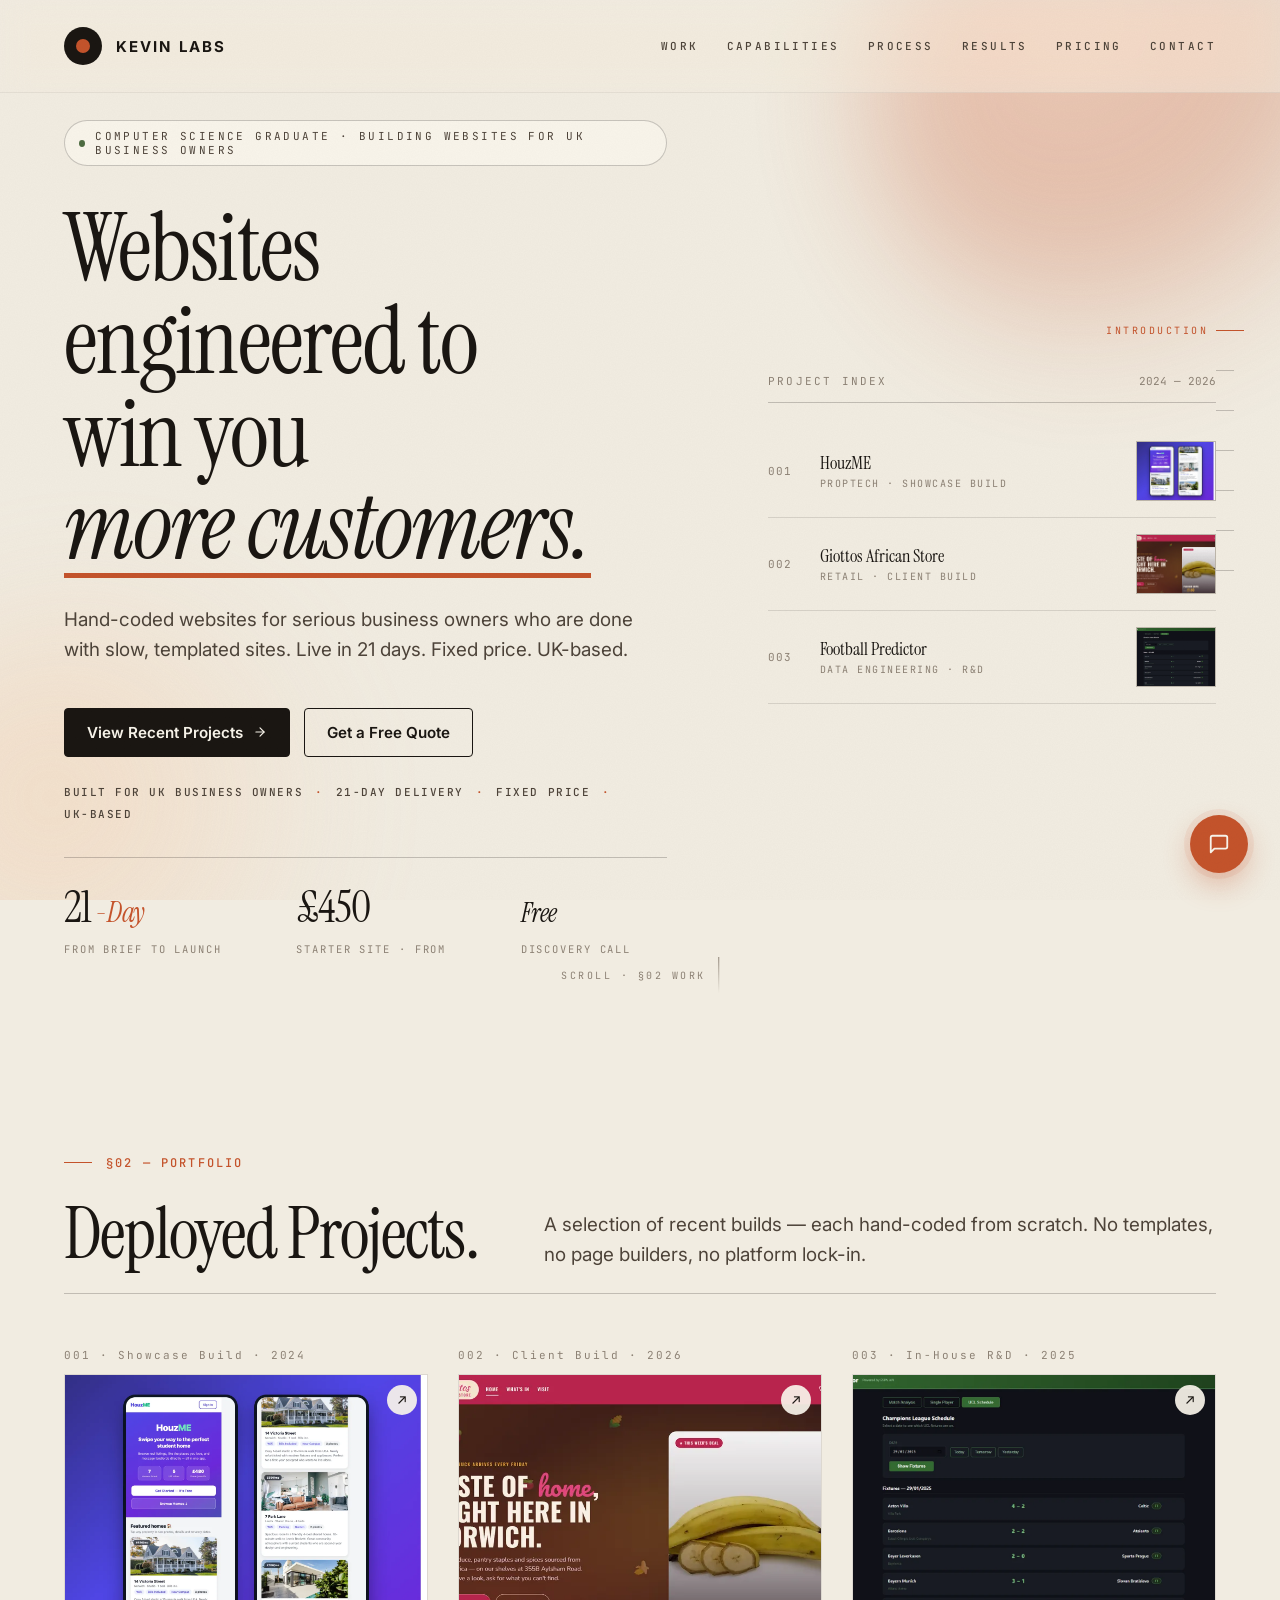
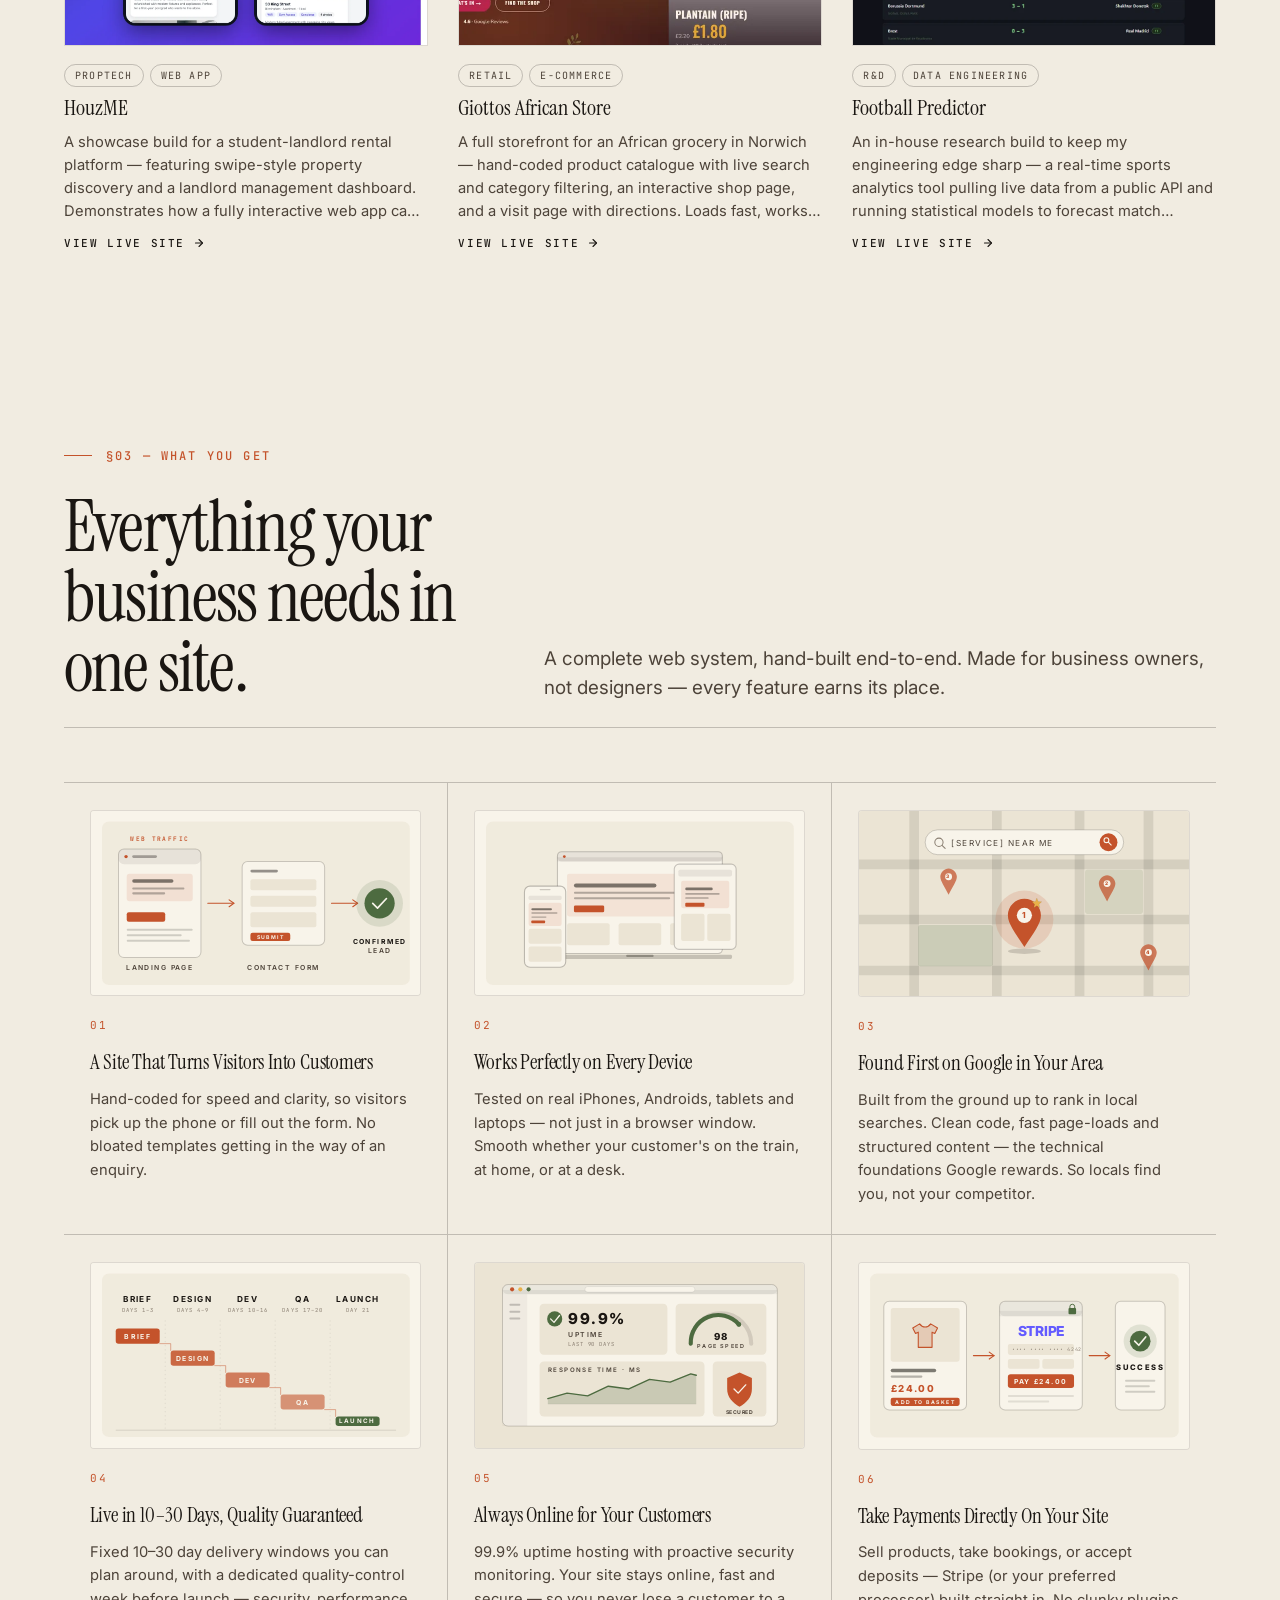
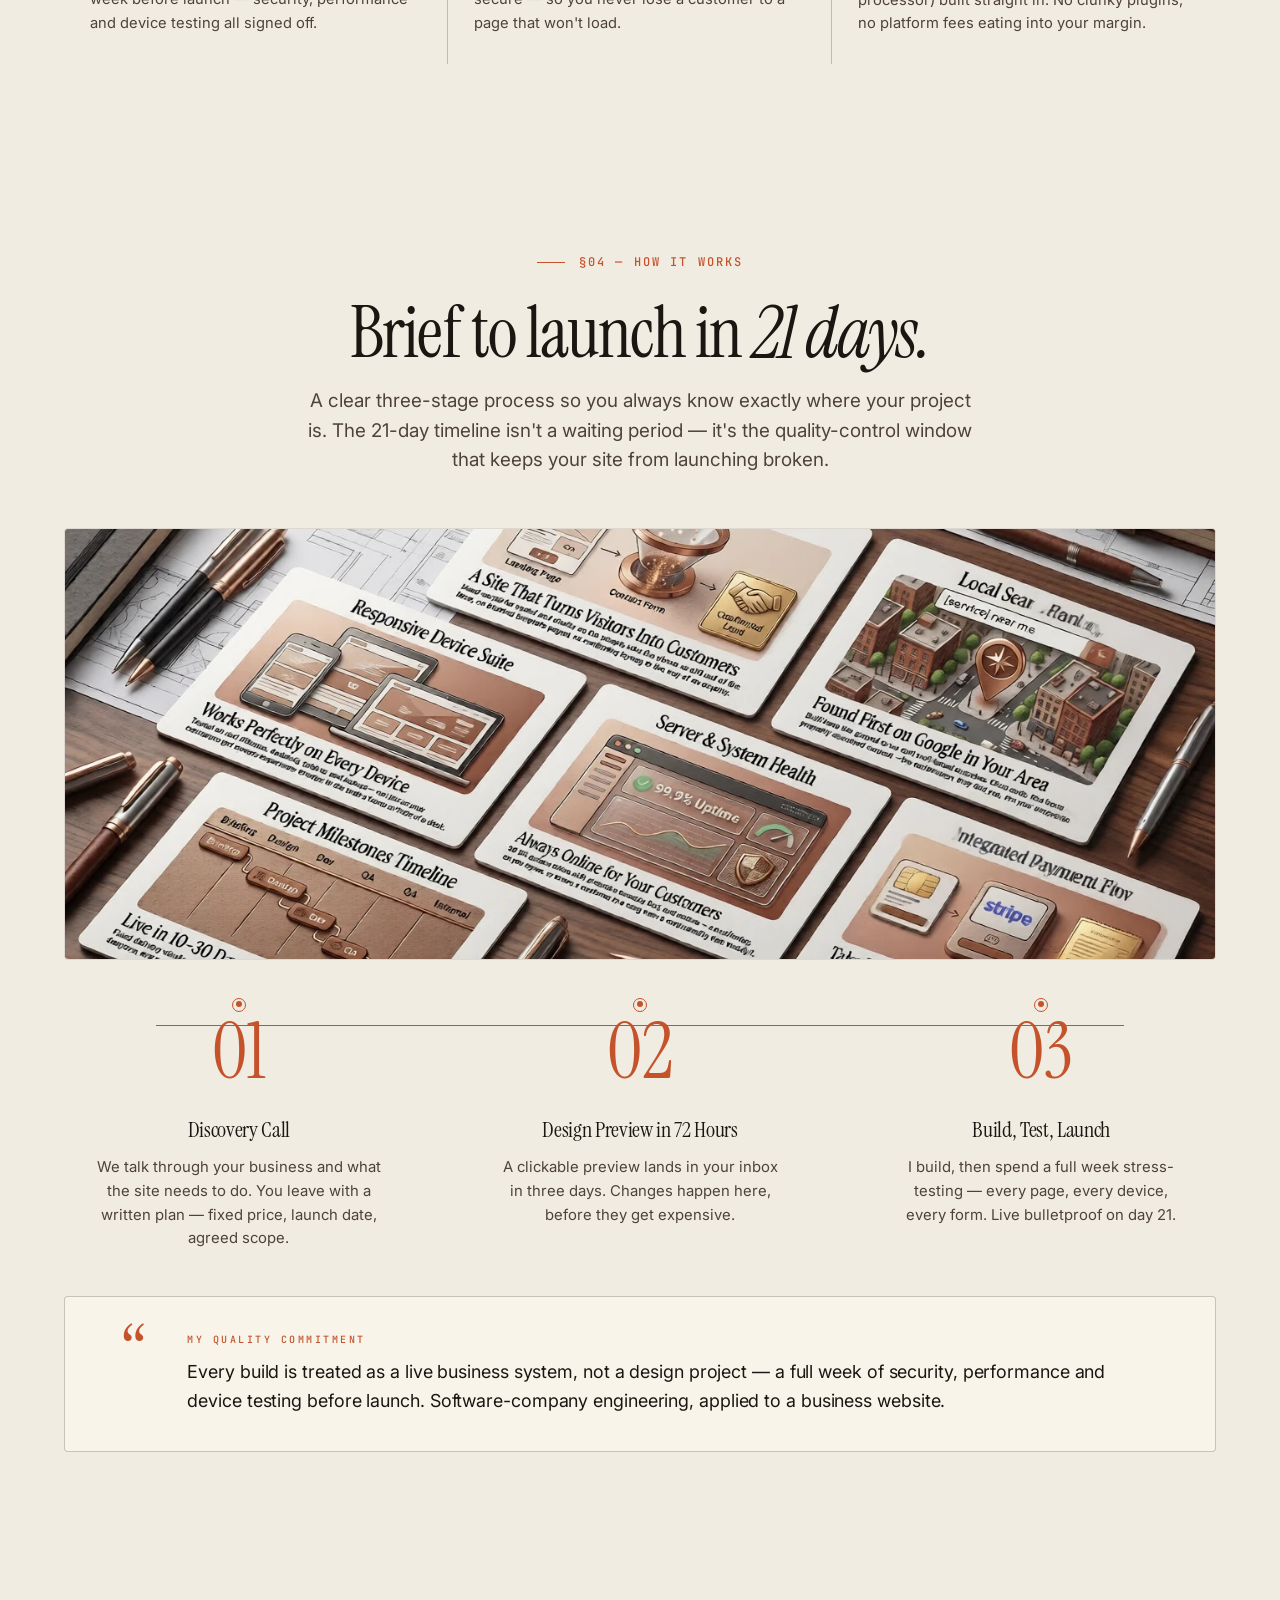
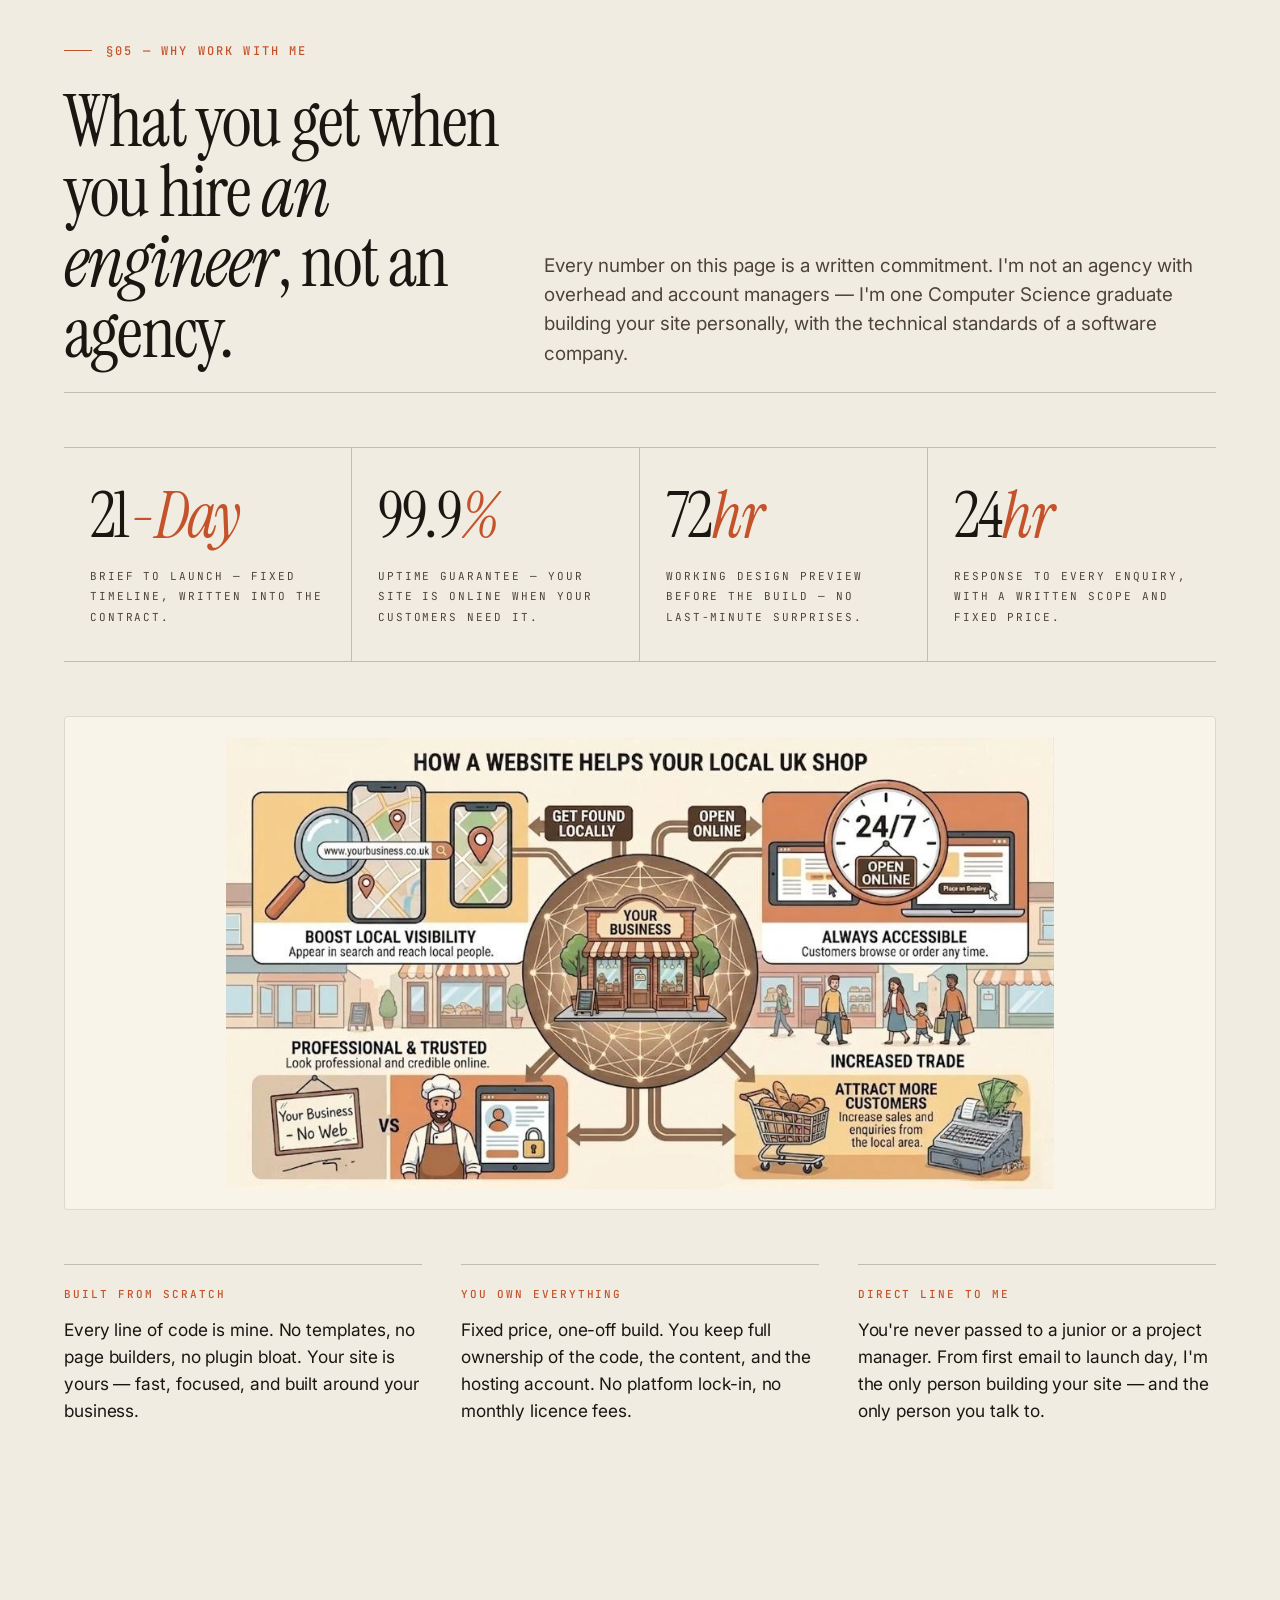
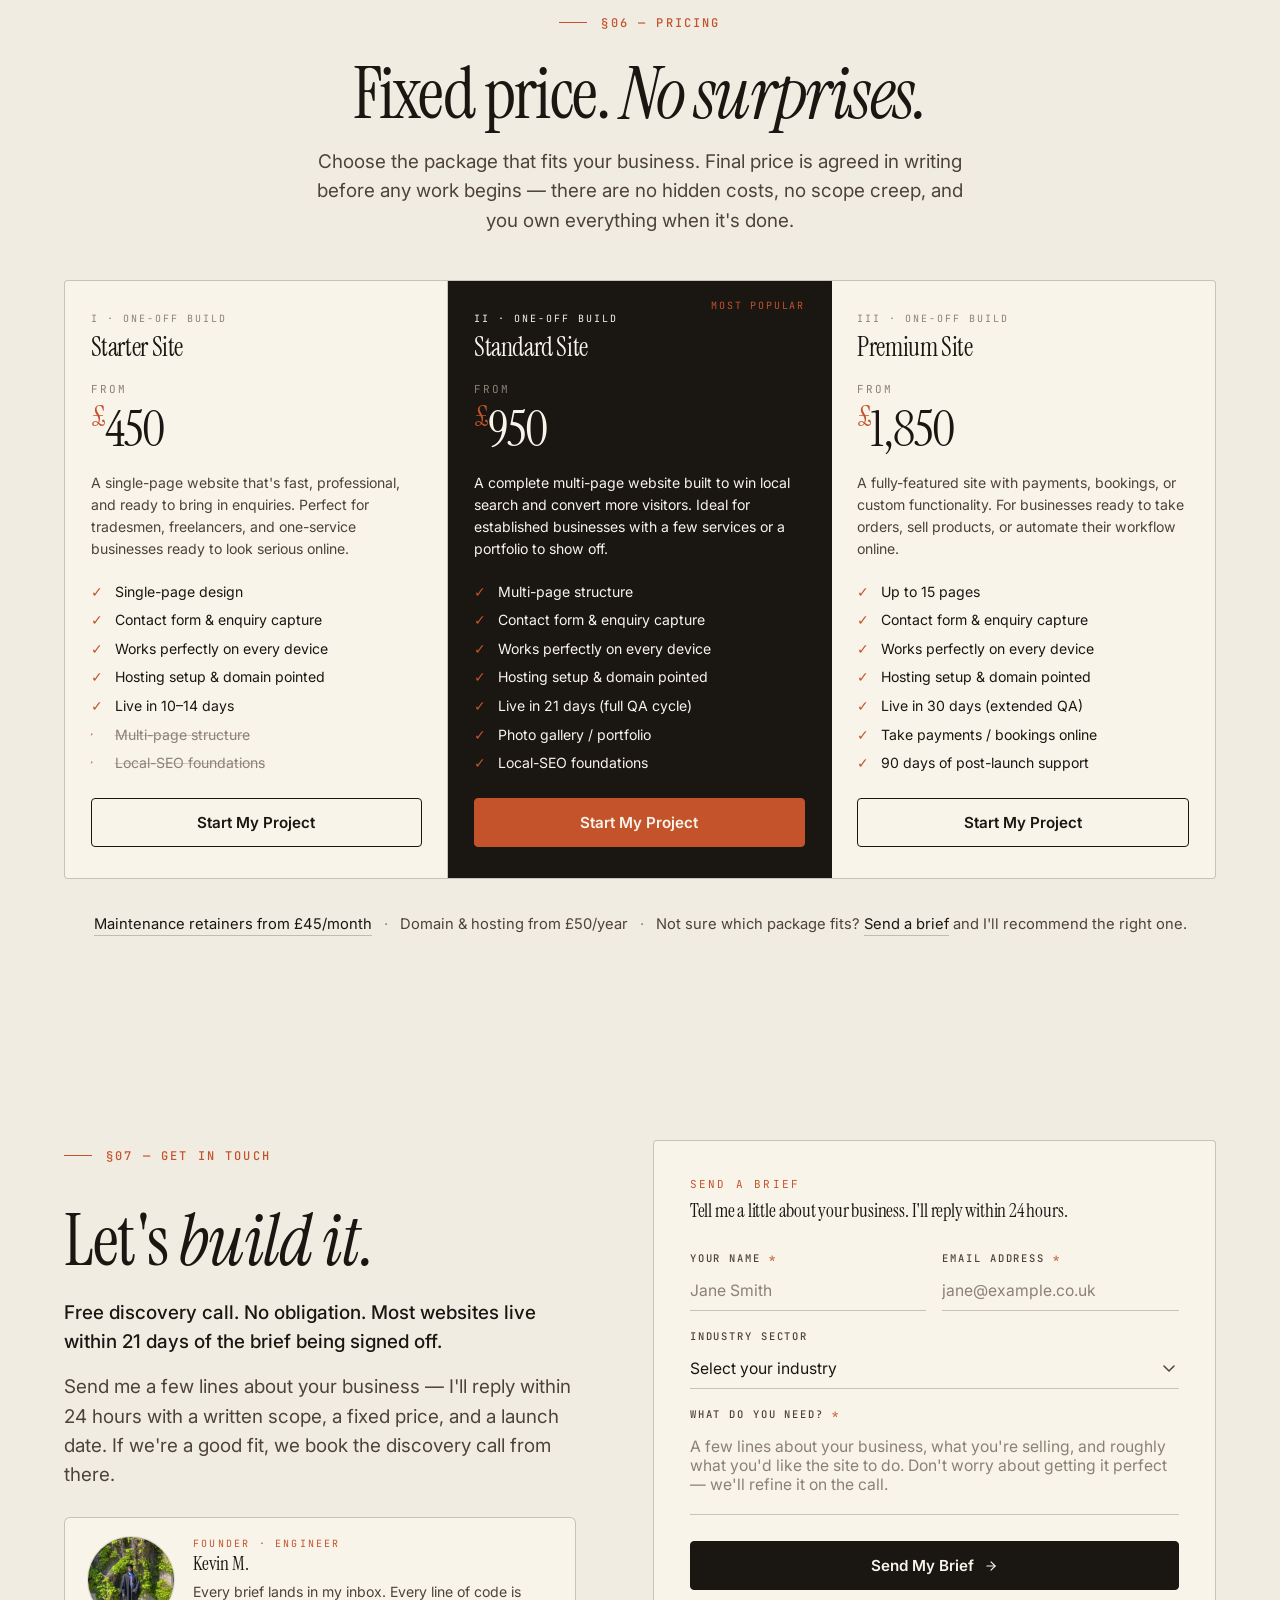
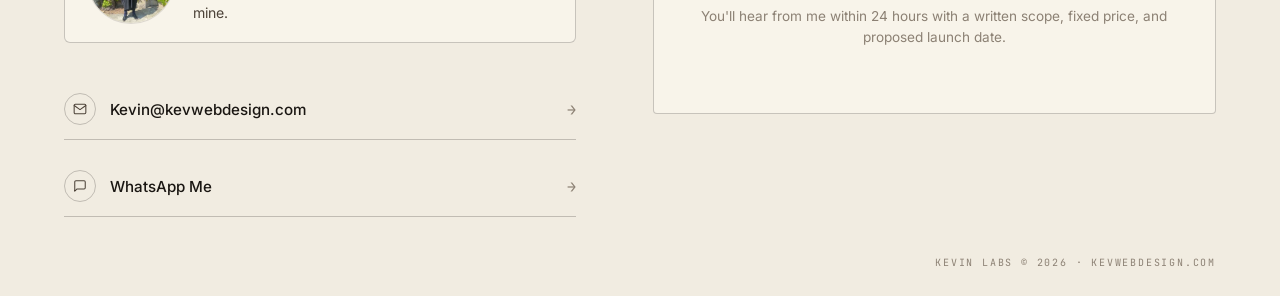
<file: index.html>
<!doctype html>
<html lang="en">
  <head>
    <script>
      document.documentElement.classList.add("js-ready");
    </script>
    <meta charset="UTF-8" />
    <meta name="viewport" content="width=device-width, initial-scale=1.0" />
    <title>Kevin Labs — Custom-Coded Websites for Local Businesses</title>
    <link rel="icon" type="image/svg+xml" href="images/favicon.svg?v=2" />
    <link rel="preconnect" href="https://fonts.googleapis.com" />
    <link rel="preconnect" href="https://fonts.gstatic.com" crossorigin />
    <link
      rel="preload"
      as="image"
      href="images/giottos-african-store.webp"
      fetchpriority="high"
    />
    <link
      href="https://fonts.googleapis.com/css2?family=Instrument+Serif:ital@0;1&family=Inter:wght@400;500;600;700&family=JetBrains+Mono:wght@400;500&display=swap"
      rel="stylesheet"
    />

    <style>
      :root {
        /* Editorial palette — bone + ink + terracotta */
        --bg: #f1ece1;
        --paper: #f8f4ea;
        --surface: #ebe4d4;
        --ink: #1a1612;
        --ink-2: #4d4339;
        --ink-3: #8c8174;
        --rule: rgba(26, 22, 18, 0.12);
        --rule-2: rgba(26, 22, 18, 0.22);

        --accent: #c4532b; /* terracotta */
        --accent-2: #a8421f;
        --accent-soft: rgba(196, 83, 43, 0.1);
        --success: #4d6b40;

        --serif: "Instrument Serif", "Times New Roman", serif;
        --sans: "Inter", system-ui, -apple-system, sans-serif;
        --mono: "JetBrains Mono", ui-monospace, monospace;

        --ease: cubic-bezier(0.16, 1, 0.3, 1);
        --ease-2: cubic-bezier(0.65, 0, 0.35, 1);

        --gutter: clamp(24px, 5vw, 72px);
        --col-w: clamp(320px, 95vw, 1320px);

        /* Mirrors .chrome-top's real height: 38px mark + vertical padding
     + border. Sections pad against this so content never starts
     underneath the fixed header. */
        --hdr-h: calc(38px + 2 * clamp(20px, 3vh, 32px) + 1px);
      }

      * {
        box-sizing: border-box;
        margin: 0;
        padding: 0;
      }
      html,
      body {
        background: var(--bg);
        color: var(--ink);
        font-family: var(--sans);
        font-size: 16px;
        -webkit-font-smoothing: antialiased;
        text-rendering: optimizeLegibility;
      }
      body {
        overflow-x: hidden;
      }
      a {
        color: inherit;
        text-decoration: none;
      }
      button {
        font: inherit;
        cursor: pointer;
        border: 0;
        background: none;
        color: inherit;
      }
      img {
        display: block;
        max-width: 100%;
      }
      ul,
      ol {
        list-style: none;
        padding: 0;
      }
      ::selection {
        background: var(--accent);
        color: var(--paper);
      }

      /* ============================================================
   PAPER GRAIN — subtle texture across the whole site
   ============================================================ */
      /* ============================================================
   PRELOADER — hides initial paint flash until window.load
   ============================================================ */
      .preloader {
        position: fixed;
        inset: 0;
        z-index: 9999;
        background: var(--bg);
        display: flex;
        align-items: center;
        justify-content: center;
        transition:
          opacity 0.5s ease,
          visibility 0.5s ease;
        /* Purely a visual mask — must never block wheel/touch input.
     Before this, the preloader swallowed the first 1–2s of scroll
     attempts, which felt like "the page only responds on the 3rd try". */
        pointer-events: none;
      }
      .preloader-mark {
        display: flex;
        flex-direction: column;
        align-items: center;
        gap: 18px;
      }
      .preloader-dot {
        width: 38px;
        height: 38px;
        border-radius: 50%;
        background: var(--ink);
        position: relative;
      }
      .preloader-dot::after {
        content: "";
        position: absolute;
        inset: 12px;
        background: var(--accent);
        border-radius: 50%;
      }
      .preloader-bar {
        width: 64px;
        height: 1px;
        background: linear-gradient(
          90deg,
          transparent,
          var(--accent),
          transparent
        );
        background-size: 200% 100%;
        animation: preloaderShimmer 1.1s linear infinite;
      }
      @keyframes preloaderShimmer {
        0% {
          background-position: 100% 0;
        }
        100% {
          background-position: -100% 0;
        }
      }
      .preloader.is-done {
        opacity: 0;
        visibility: hidden;
        pointer-events: none;
      }

      .grain {
        position: fixed;
        inset: 0;
        z-index: 100;
        pointer-events: none;
        opacity: 0.18;
        background-image: url("data:image/svg+xml;utf8,<svg xmlns='http://www.w3.org/2000/svg' width='280' height='280'><filter id='n'><feTurbulence type='fractalNoise' baseFrequency='0.85' numOctaves='2' stitchTiles='stitch'/><feColorMatrix values='0 0 0 0 0.12  0 0 0 0 0.1  0 0 0 0 0.08  0 0 0 0.12 0'/></filter><rect width='100%' height='100%' filter='url(%23n)'/></svg>");
      }

      /* ============================================================
   AMBIENT — slow morphing terracotta blobs behind everything
   ============================================================ */
      .ambient-bg {
        position: fixed;
        inset: 0;
        z-index: 0;
        pointer-events: none;
        overflow: hidden;
      }
      .ambient-bg .blob {
        position: absolute;
        border-radius: 50%;
        filter: blur(60px);
      }
      .ambient-bg .blob-1 {
        width: 44vmax;
        height: 44vmax;
        background: radial-gradient(
          circle at 35% 35%,
          #e88560 0%,
          #c4532b 40%,
          transparent 70%
        );
        top: -14vmax;
        right: -12vmax;
        opacity: 0.3;
      }
      .ambient-bg .blob-2 {
        width: 40vmax;
        height: 40vmax;
        background: radial-gradient(
          circle at 40% 40%,
          #f6c8a3,
          transparent 70%
        );
        bottom: -16vmax;
        left: -12vmax;
        opacity: 0.42;
      }

      /* ============================================================
   PAGES + SNAP SCROLL
   ============================================================ */
      .pages {
        /* No longer a scroll container. The whole document scrolls natively
     on <html>/<body> on every device — eliminates the nested-scroll
     wheel-target resolution delay and the snap-engine input-eater. */
        position: relative;
        z-index: 1;
      }

      .page {
        min-height: 100vh;
        scroll-snap-align: start;
        display: flex;
        flex-direction: column;
        justify-content: center;
        padding: calc(var(--hdr-h) + clamp(16px, 3vh, 36px)) var(--gutter)
          clamp(56px, 7vh, 90px);
        position: relative;
        overflow: hidden;
      }
      .container {
        width: 100%;
        max-width: var(--col-w);
        margin: 0 auto;
        position: relative;
        z-index: 2;
      }

      /* ============================================================
   GLOBAL CHROME — top bar + side dot nav + section index
   ============================================================ */
      .chrome-top {
        position: fixed;
        top: 0;
        left: 0;
        right: 0;
        z-index: 50;
        display: flex;
        align-items: center;
        justify-content: space-between;
        padding: clamp(20px, 3vh, 32px) var(--gutter);
        pointer-events: none;
        background: rgba(241, 236, 225, 0.55);
        backdrop-filter: blur(14px) saturate(140%);
        -webkit-backdrop-filter: blur(14px) saturate(140%);
        border-bottom: 1px solid rgba(26, 22, 18, 0.06);
      }
      .chrome-top > * {
        pointer-events: auto;
      }

      .brand {
        display: inline-flex;
        align-items: center;
        gap: 14px;
        font-family: var(--sans);
        font-size: 15px;
        font-weight: 700;
        letter-spacing: 0.14em;
        text-transform: uppercase;
        color: var(--ink);
        cursor: pointer;
      }
      .brand .mark {
        width: 38px;
        height: 38px;
        border-radius: 50%;
        background: var(--ink);
        position: relative;
        display: inline-block;
      }
      .brand .mark::after {
        content: "";
        position: absolute;
        inset: 12px;
        background: var(--accent);
        border-radius: 50%;
      }

      .section-index {
        display: flex;
        align-items: center;
        gap: 18px;
        font-family: var(--mono);
        font-size: 11px;
        letter-spacing: 0.1em;
        color: var(--ink-2);
      }
      .section-index .num {
        color: var(--ink);
        font-weight: 500;
      }
      .section-index .sep {
        width: 24px;
        height: 1px;
        background: var(--rule-2);
      }
      .section-index .label {
        text-transform: uppercase;
        letter-spacing: 0.2em;
        color: var(--accent);
      }

      /* Header nav (desktop) */
      .hdr-nav {
        display: flex;
        gap: clamp(18px, 2.2vw, 32px);
        align-items: center;
      }
      .hdr-nav a {
        font-family: var(--mono);
        font-size: 11px;
        font-weight: 500;
        letter-spacing: 0.22em;
        text-transform: uppercase;
        color: var(--ink-2);
        padding: 6px 0;
        position: relative;
        cursor: pointer;
        transition: color 0.3s;
      }
      .hdr-nav a:hover {
        color: var(--ink);
      }
      .hdr-nav a[aria-current="true"] {
        color: var(--accent);
      }
      .hdr-nav a[aria-current="true"]::before {
        content: "";
        position: absolute;
        left: -10px;
        top: 50%;
        transform: translateY(-50%);
        width: 4px;
        height: 4px;
        border-radius: 50%;
        background: var(--accent);
      }

      /* Hamburger toggle (mobile) */
      .menu-toggle {
        display: none;
        width: 42px;
        height: 42px;
        border: 1px solid var(--rule-2);
        border-radius: 50%;
        background: var(--paper);
        align-items: center;
        justify-content: center;
        transition:
          background 0.3s,
          border-color 0.3s,
          transform 0.3s var(--ease);
      }
      .menu-toggle:hover,
      .menu-toggle:focus-visible {
        background: var(--ink);
        border-color: var(--ink);
        transform: scale(1.05);
      }
      .menu-toggle .lines {
        width: 16px;
        display: flex;
        flex-direction: column;
        gap: 5px;
      }
      .menu-toggle .lines span {
        display: block;
        height: 1.5px;
        background: var(--ink);
        transition:
          background 0.3s,
          width 0.3s var(--ease);
      }
      .menu-toggle .lines span:nth-child(1) {
        width: 100%;
      }
      .menu-toggle .lines span:nth-child(2) {
        width: 60%;
        align-self: flex-end;
      }
      .menu-toggle:hover .lines span {
        background: var(--paper);
      }
      .menu-toggle:hover .lines span:nth-child(2) {
        width: 100%;
      }

      /* Drawer (mobile menu overlay) */
      .drawer {
        position: fixed;
        inset: 0;
        z-index: 200;
        background: var(--bg);
        display: flex;
        flex-direction: column;
        padding: clamp(96px, 14vh, 120px) var(--gutter) clamp(40px, 6vh, 60px);
        opacity: 0;
        visibility: hidden;
        transform: translateY(-12px);
        transition:
          opacity 0.45s var(--ease),
          transform 0.55s var(--ease),
          visibility 0.45s;
        overflow-y: auto;
      }
      .drawer.open {
        opacity: 1;
        visibility: visible;
        transform: translateY(0);
      }
      .drawer-close {
        position: absolute;
        top: clamp(20px, 3vh, 32px);
        right: var(--gutter);
        width: 42px;
        height: 42px;
        border: 1px solid var(--rule-2);
        border-radius: 50%;
        background: var(--paper);
        display: flex;
        align-items: center;
        justify-content: center;
        cursor: pointer;
        transition:
          background 0.3s,
          border-color 0.3s,
          transform 0.3s var(--ease);
      }
      .drawer-close:hover {
        background: var(--ink);
        border-color: var(--ink);
        transform: rotate(90deg);
      }
      .drawer-close .x {
        position: relative;
        width: 14px;
        height: 14px;
        display: inline-block;
      }
      .drawer-close .x::before,
      .drawer-close .x::after {
        content: "";
        position: absolute;
        top: 50%;
        left: 0;
        right: 0;
        height: 1.5px;
        background: var(--ink);
        transition: background 0.3s;
      }
      .drawer-close .x::before {
        transform: rotate(45deg);
      }
      .drawer-close .x::after {
        transform: rotate(-45deg);
      }
      .drawer-close:hover .x::before,
      .drawer-close:hover .x::after {
        background: var(--paper);
      }

      .drawer-head {
        display: flex;
        align-items: center;
        justify-content: space-between;
        margin-bottom: clamp(28px, 5vh, 48px);
        padding-bottom: 18px;
        border-bottom: 1px solid var(--rule-2);
      }
      .drawer-head .kicker {
        font-family: var(--mono);
        font-size: 10px;
        letter-spacing: 0.25em;
        text-transform: uppercase;
        color: var(--ink-3);
      }

      .drawer-list {
        list-style: none;
        padding: 0;
        margin: 0;
        display: flex;
        flex-direction: column;
        flex: 1;
        justify-content: center;
        gap: clamp(8px, 1.4vh, 16px);
      }
      .drawer-list li {
        display: flex;
        align-items: baseline;
        gap: 18px;
        opacity: 0;
        transform: translateY(16px);
        transition:
          opacity 0.55s var(--ease),
          transform 0.55s var(--ease);
        transition-delay: 0ms;
        padding-bottom: clamp(6px, 1vh, 10px);
        border-bottom: 1px solid var(--rule);
      }
      .drawer-list li:last-child {
        border-bottom: 0;
      }
      .drawer.open .drawer-list li {
        opacity: 1;
        transform: translateY(0);
        transition-delay: calc(var(--i, 0) * 60ms + 150ms);
      }
      .drawer-list .num {
        font-family: var(--mono);
        font-size: 11px;
        letter-spacing: 0.18em;
        color: var(--ink-3);
        flex-shrink: 0;
        width: 36px;
      }
      .drawer-list a {
        font-family: var(--serif);
        font-style: italic;
        font-weight: 400;
        font-variation-settings:
          "opsz" 144,
          "SOFT" 60;
        font-size: clamp(2rem, 9vw, 3.4rem);
        line-height: 1;
        letter-spacing: -0.02em;
        color: var(--ink);
        cursor: pointer;
        transition:
          color 0.3s,
          padding 0.3s var(--ease);
      }
      .drawer-list a:hover {
        color: var(--accent);
        padding-left: 8px;
      }
      .drawer-list a[aria-current="true"] {
        color: var(--accent);
      }
      .drawer-list a[aria-current="true"]::after {
        content: "";
        display: inline-block;
        width: 28px;
        height: 1px;
        background: var(--accent);
        margin-left: 14px;
        vertical-align: middle;
      }

      .drawer-foot {
        display: flex;
        flex-direction: column;
        gap: 6px;
        margin-top: clamp(28px, 4vh, 40px);
        padding-top: 22px;
        border-top: 1px solid var(--rule-2);
      }
      .drawer-foot .kicker {
        font-family: var(--mono);
        font-size: 10px;
        letter-spacing: 0.25em;
        text-transform: uppercase;
        color: var(--ink-3);
        margin-bottom: 4px;
      }
      .drawer-foot a {
        font-family: var(--sans);
        font-size: 0.96rem;
        font-weight: 500;
        color: var(--ink);
        transition: color 0.2s;
      }
      .drawer-foot a:hover {
        color: var(--accent);
      }

      body.no-scroll {
        overflow: hidden;
      }

      /* ============================================================
   FLOATING CONTACT POD — FAB + expanding card
   ============================================================ */
      .fab-wrap {
        position: fixed;
        bottom: clamp(20px, 3vh, 32px);
        right: clamp(20px, 3vw, 32px);
        z-index: 60;
        display: flex;
        flex-direction: column;
        align-items: flex-end;
        gap: 14px;
        transition:
          opacity 0.4s var(--ease),
          transform 0.4s var(--ease),
          visibility 0.4s;
        /* Wrapper itself must NOT intercept touches — only the interactive
     descendants do. Otherwise the 320x300px hidden contact card eats
     swipes/taps in the bottom-right quadrant on mobile. */
        pointer-events: none;
      }
      .fab-wrap .fab {
        pointer-events: auto;
      }
      .fab-wrap .fab-card.open {
        pointer-events: auto;
      }
      .fab-wrap.hidden {
        opacity: 0;
        visibility: hidden;
        transform: translateY(24px);
        pointer-events: none;
      }

      .fab {
        width: 58px;
        height: 58px;
        border-radius: 50%;
        background: var(--accent);
        color: var(--paper);
        display: flex;
        align-items: center;
        justify-content: center;
        box-shadow:
          0 12px 28px rgba(196, 83, 43, 0.32),
          0 0 0 6px rgba(196, 83, 43, 0.08);
        cursor: pointer;
        position: relative;
        transition:
          transform 0.35s var(--ease),
          background 0.3s,
          box-shadow 0.3s;
        border: 0;
      }
      .fab:hover {
        background: var(--accent-2);
        transform: scale(1.06) translateY(-2px);
        box-shadow:
          0 16px 32px rgba(196, 83, 43, 0.4),
          0 0 0 8px rgba(196, 83, 43, 0.1);
      }
      .fab .fab-ic {
        position: absolute;
        inset: 0;
        display: flex;
        align-items: center;
        justify-content: center;
        transition:
          opacity 0.25s,
          transform 0.35s var(--ease);
      }
      .fab .fab-ic.close {
        opacity: 0;
        transform: rotate(-90deg) scale(0.5);
      }
      .fab[aria-expanded="true"] .fab-ic.open {
        opacity: 0;
        transform: rotate(90deg) scale(0.5);
      }
      .fab[aria-expanded="true"] .fab-ic.close {
        opacity: 1;
        transform: rotate(0) scale(1);
      }

      /* Expanding contact card */
      .fab-card {
        width: min(320px, calc(100vw - 32px));
        background: var(--paper);
        border: 1px solid var(--rule-2);
        border-radius: 14px;
        padding: 18px 16px 12px;
        box-shadow:
          0 24px 48px rgba(40, 28, 18, 0.18),
          0 0 0 1px rgba(0, 0, 0, 0.02);
        opacity: 0;
        transform: translateY(8px) scale(0.96);
        pointer-events: none;
        transform-origin: bottom right;
        transition:
          opacity 0.3s var(--ease),
          transform 0.35s var(--ease);
      }
      .fab-card.open {
        opacity: 1;
        transform: translateY(0) scale(1);
        pointer-events: auto;
      }
      .fab-card .fab-head {
        display: flex;
        align-items: center;
        justify-content: space-between;
        padding: 4px 8px 12px;
        border-bottom: 1px solid var(--rule);
        margin-bottom: 6px;
      }
      .fab-card .fab-head .ttl {
        font-family: var(--serif);
        font-style: italic;
        font-variation-settings:
          "opsz" 144,
          "SOFT" 60;
        font-size: 1.1rem;
        color: var(--ink);
        line-height: 1;
      }
      .fab-card .fab-head .kicker {
        font-family: var(--mono);
        font-size: 9.5px;
        letter-spacing: 0.22em;
        text-transform: uppercase;
        color: var(--accent);
      }
      .fab-action {
        display: flex;
        align-items: center;
        gap: 12px;
        padding: 12px 8px;
        border-radius: 8px;
        cursor: pointer;
        text-decoration: none;
        color: inherit;
        transition:
          background 0.2s,
          padding 0.25s var(--ease);
      }
      .fab-action:hover {
        background: rgba(196, 83, 43, 0.07);
        padding-left: 12px;
      }
      .fab-action .ic {
        width: 36px;
        height: 36px;
        display: flex;
        align-items: center;
        justify-content: center;
        background: var(--surface);
        border: 1px solid var(--rule-2);
        border-radius: 50%;
        color: var(--ink);
        flex-shrink: 0;
        transition:
          background 0.25s,
          color 0.25s,
          border-color 0.25s;
      }
      .fab-action:hover .ic {
        background: var(--ink);
        color: var(--paper);
        border-color: var(--ink);
      }
      .fab-action .t {
        display: flex;
        flex-direction: column;
        flex: 1;
        min-width: 0;
      }
      .fab-action .t .ttl {
        font-family: var(--sans);
        font-size: 0.94rem;
        font-weight: 600;
        color: var(--ink);
        line-height: 1.2;
      }
      .fab-action .t .sub {
        font-family: var(--mono);
        font-size: 10px;
        letter-spacing: 0.1em;
        color: var(--ink-3);
        margin-top: 3px;
        white-space: nowrap;
        overflow: hidden;
        text-overflow: ellipsis;
      }
      .fab-action .arr {
        font-family: var(--mono);
        font-size: 14px;
        color: var(--ink-3);
        transition:
          color 0.25s,
          transform 0.3s var(--ease);
        flex-shrink: 0;
      }
      .fab-action:hover .arr {
        color: var(--accent);
        transform: translateX(4px);
      }

      @media (max-width: 520px) {
        .fab {
          width: 54px;
          height: 54px;
        }
        .fab-card {
          padding: 16px 12px 10px;
        }
        .fab-action .t .sub {
          font-size: 9.5px;
        }
      }

      /* Side dot navigator */
      .dotnav {
        position: fixed;
        top: 50%;
        right: clamp(20px, 3vw, 36px);
        transform: translateY(-50%);
        z-index: 40;
        display: flex;
        flex-direction: column;
        gap: 22px;
      }
      .dotnav button {
        width: 28px;
        height: 18px;
        position: relative;
        display: inline-flex;
        align-items: center;
      }
      .dotnav button::before {
        content: "";
        width: 18px;
        height: 1px;
        background: var(--rule-2);
        transition:
          width 0.5s var(--ease),
          background 0.4s;
      }
      .dotnav button:hover::before {
        background: var(--ink);
        width: 24px;
      }
      .dotnav button[aria-current="true"]::before {
        background: var(--accent);
        width: 28px;
      }
      .dotnav button[aria-current="true"]::after {
        content: attr(data-label);
        position: absolute;
        right: 36px;
        top: 50%;
        transform: translateY(-50%);
        font-family: var(--mono);
        font-size: 10px;
        letter-spacing: 0.25em;
        text-transform: uppercase;
        color: var(--accent);
        white-space: nowrap;
        animation: slideIn 0.5s var(--ease) both;
      }
      @keyframes slideIn {
        from {
          opacity: 0;
          transform: translate(8px, -50%);
        }
        to {
          opacity: 1;
          transform: translate(0, -50%);
        }
      }

      /* Bottom-corner page counter (large serif) */
      .page-tally {
        position: fixed;
        bottom: clamp(20px, 3vh, 36px);
        left: var(--gutter);
        z-index: 40;
        display: flex;
        align-items: baseline;
        gap: 10px;
        font-family: var(--serif);
        pointer-events: none;
      }
      .page-tally .cur {
        font-size: clamp(40px, 6vw, 64px);
        font-weight: 400;
        font-variation-settings:
          "opsz" 144,
          "SOFT" 50;
        color: var(--accent);
        line-height: 1;
        font-feature-settings: "tnum";
        transition: opacity 0.3s;
      }
      .page-tally .total {
        font-family: var(--mono);
        font-size: 13px;
        color: var(--ink-3);
        letter-spacing: 0.15em;
      }

      /* ============================================================
   ENTRANCE ANIMATION SYSTEM
   ============================================================ */
      /* Content visible by default — if JS fails, nothing is ever permanently hidden.
   Only when <html.js-ready> is set do we apply the hide-then-reveal pattern. */
      .anim {
        opacity: 1;
        transform: none;
        transition:
          opacity 0.45s var(--ease),
          transform 0.45s var(--ease);
      }
      .anim-fade {
        opacity: 1;
        transition: opacity 0.6s var(--ease);
      }
      html.js-ready .anim {
        opacity: 0;
        transform: translate3d(0, 16px, 0);
        transition-delay: calc(var(--i, 0) * 40ms);
      }
      html.js-ready .anim-fade {
        opacity: 0;
        transition-delay: calc(var(--i, 0) * 40ms);
      }
      html.js-ready .anim.is-visible {
        opacity: 1;
        transform: translate3d(0, 0, 0);
      }
      html.js-ready .anim-fade.is-visible {
        opacity: 1;
      }

      /* Underline draw for italic emphasis words */
      .draw-rule {
        position: relative;
        white-space: nowrap;
      }
      .draw-rule::after {
        content: "";
        position: absolute;
        left: 0;
        right: 0;
        bottom: 0.1em;
        height: 5px;
        background: var(--accent);
        transform: scaleX(1);
        transform-origin: left;
        transition: transform 0.8s var(--ease) 0.25s;
      }
      html.js-ready .draw-rule::after {
        transform: scaleX(0);
      }
      html.js-ready .page.active .draw-rule::after,
      html.js-ready .draw-rule.is-visible::after {
        transform: scaleX(1);
      }

      /* ============================================================
   TYPOGRAPHY
   ============================================================ */
      .eyebrow {
        display: inline-flex;
        align-items: center;
        gap: 14px;
        font-family: var(--mono);
        font-size: 12px;
        font-weight: 500;
        letter-spacing: 0.18em;
        text-transform: uppercase;
        color: var(--accent);
        margin-bottom: 28px;
      }
      .eyebrow .rule {
        display: inline-block;
        width: 28px;
        height: 1px;
        background: var(--accent);
      }

      .display {
        font-family: var(--serif);
        font-weight: 400;
        line-height: 0.98;
        letter-spacing: -0.02em;
        color: var(--ink);
        font-variation-settings:
          "opsz" 144,
          "SOFT" 20;
      }
      .display em {
        font-style: italic;
        font-weight: 400;
      }
      h1.display {
        font-size: clamp(2.6rem, 7.4vw, 7rem);
      }
      h2.display {
        font-size: clamp(2.2rem, 5.6vw, 4.6rem);
      }
      h3.display {
        font-size: clamp(1.4rem, 2.4vw, 2rem);
      }

      .lede {
        font-size: clamp(1rem, 1.05vw + 0.7rem, 1.18rem);
        line-height: 1.55;
        color: var(--ink-2);
        max-width: 56ch;
        font-weight: 400;
      }
      .kicker {
        font-family: var(--mono);
        font-size: 11px;
        font-weight: 500;
        letter-spacing: 0.18em;
        color: var(--ink-3);
        text-transform: uppercase;
      }

      /* ============================================================
   BUTTONS
   ============================================================ */
      .btn {
        display: inline-flex;
        align-items: center;
        gap: 10px;
        font-family: var(--sans);
        font-weight: 600;
        font-size: 0.95rem;
        padding: 14px 22px;
        border-radius: 4px;
        border: 1px solid var(--ink);
        transition:
          transform 0.4s var(--ease),
          background 0.3s,
          color 0.3s,
          border-color 0.3s,
          box-shadow 0.3s;
        position: relative;
      }
      .btn-primary {
        background: var(--ink);
        color: var(--paper);
      }
      .btn-primary:hover {
        background: var(--accent);
        border-color: var(--accent);
        transform: translateY(-2px);
        box-shadow: 0 14px 28px rgba(196, 83, 43, 0.25);
      }
      .btn-ghost {
        background: transparent;
        color: var(--ink);
      }
      .btn-ghost:hover {
        background: var(--ink);
        color: var(--paper);
        transform: translateY(-2px);
      }
      .btn .arrow {
        transition: transform 0.35s var(--ease);
        display: inline-flex;
      }
      .btn:hover .arrow {
        transform: translate(4px, -1px);
      }

      .link {
        display: inline-flex;
        align-items: center;
        gap: 8px;
        font-family: var(--sans);
        font-weight: 600;
        font-size: 0.95rem;
        color: var(--ink);
        padding-bottom: 4px;
        border-bottom: 1px solid var(--rule-2);
        transition:
          border-color 0.3s,
          color 0.3s,
          gap 0.3s var(--ease);
      }
      .link:hover {
        color: var(--accent);
        border-color: var(--accent);
        gap: 12px;
      }

      /* ============================================================
   §01 — HERO
   ============================================================ */
      .hero {
        display: grid;
        grid-template-columns: 1.4fr 1fr;
        gap: clamp(40px, 6vw, 100px);
        align-items: center;
      }
      .hero-left {
        padding-right: clamp(0px, 2vw, 24px);
      }
      .hero-badge {
        display: inline-flex;
        align-items: center;
        gap: 10px;
        font-family: var(--mono);
        font-size: 11px;
        letter-spacing: 0.22em;
        text-transform: uppercase;
        color: var(--ink-2);
        margin-bottom: 36px;
        padding: 8px 14px;
        border: 1px solid var(--rule-2);
        border-radius: 99px;
        background: var(--paper);
      }
      .hero-badge .pulse {
        width: 7px;
        height: 7px;
        border-radius: 50%;
        background: var(--success);
      }

      .hero-headline {
        margin: 0 0 32px;
        font-size: clamp(2.8rem, 7.8vw, 7.4rem);
      }
      .hero-headline .line {
        display: block;
      }
      .hero-headline em {
        font-style: italic;
        font-feature-settings: "ss01";
        font-variation-settings:
          "opsz" 144,
          "SOFT" 80;
        position: relative;
        white-space: nowrap;
      }

      .hero-sub {
        font-size: clamp(1.02rem, 0.6vw + 0.85rem, 1.18rem);
        line-height: 1.55;
        color: var(--ink-2);
        max-width: 48ch;
        margin-bottom: 44px;
      }

      .hero-ctas {
        display: flex;
        gap: 14px;
        flex-wrap: wrap;
        margin-bottom: 28px;
      }

      /* Trust strip — credibility signals under hero CTAs */
      .trust-strip {
        display: flex;
        flex-wrap: wrap;
        align-items: center;
        gap: 8px 12px;
        margin-bottom: clamp(24px, 4vh, 40px);
        font-family: var(--mono);
        font-size: 11px;
        font-weight: 500;
        letter-spacing: 0.14em;
        text-transform: uppercase;
        color: var(--ink-2);
      }
      .trust-strip .sep {
        color: var(--accent);
      }

      .hero-stats {
        display: grid;
        grid-template-columns: repeat(3, auto);
        gap: clamp(20px, 3vw, 48px);
        align-items: end;
        padding-top: 28px;
        border-top: 1px solid var(--rule-2);
      }
      .stat .num {
        display: block;
        font-family: var(--serif);
        font-weight: 400;
        font-variation-settings:
          "opsz" 144,
          "SOFT" 30;
        font-size: clamp(2rem, 3.4vw, 2.8rem);
        line-height: 1;
        color: var(--ink);
        letter-spacing: -0.02em;
        font-feature-settings: "tnum";
        margin-bottom: 8px;
      }
      .stat .num .word {
        font-style: italic;
        color: var(--accent);
        font-size: 0.65em;
        margin-left: 4px;
        letter-spacing: -0.01em;
        font-variation-settings:
          "opsz" 144,
          "SOFT" 100;
      }
      .stat .lab {
        font-family: var(--mono);
        font-size: 10.5px;
        letter-spacing: 0.18em;
        text-transform: uppercase;
        color: var(--ink-3);
      }

      /* Hero right — project index */
      .hero-right {
        position: relative;
      }
      .idx-head {
        display: flex;
        align-items: baseline;
        justify-content: space-between;
        padding-bottom: 14px;
        border-bottom: 1px solid var(--rule-2);
        margin-bottom: 22px;
      }
      .idx-head .l {
        font-family: var(--mono);
        font-size: 11px;
        letter-spacing: 0.2em;
        text-transform: uppercase;
        color: var(--ink-3);
      }
      .idx-head .r {
        font-family: var(--mono);
        font-size: 11px;
        color: var(--ink-3);
      }

      .idx-item {
        display: grid;
        grid-template-columns: 36px 1fr 80px;
        align-items: center;
        gap: 16px;
        padding: 16px 0;
        border-bottom: 1px solid var(--rule);
        transition: background 0.3s;
      }
      .idx-item:hover {
        background: rgba(255, 255, 255, 0.4);
      }
      .idx-item .n {
        font-family: var(--mono);
        font-size: 11px;
        letter-spacing: 0.1em;
        color: var(--ink-3);
      }
      .idx-item .t .name {
        font-family: var(--serif);
        font-size: 1.15rem;
        font-weight: 400;
        font-variation-settings: "opsz" 144;
        color: var(--ink);
        margin-bottom: 2px;
      }
      .idx-item .t .kind {
        font-family: var(--mono);
        font-size: 10px;
        letter-spacing: 0.15em;
        text-transform: uppercase;
        color: var(--ink-3);
      }
      .idx-item .img {
        width: 80px;
        aspect-ratio: 4/3;
        background: var(--surface);
        border: 1px solid var(--rule-2);
        overflow: hidden;
      }
      .idx-item .img img {
        width: 100%;
        height: 100%;
        object-fit: cover;
      }

      /* Scroll hint */
      .scroll-hint {
        position: absolute;
        bottom: clamp(20px, 3vh, 36px);
        left: 50%;
        transform: translateX(-50%);
        display: flex;
        align-items: center;
        gap: 12px;
        font-family: var(--mono);
        font-size: 10px;
        letter-spacing: 0.25em;
        text-transform: uppercase;
        color: var(--ink-3);
        z-index: 30;
      }
      .scroll-hint::after {
        content: "";
        width: 1px;
        height: 36px;
        background: linear-gradient(180deg, var(--ink-3), transparent);
      }

      /* ============================================================
   §02 — WORK
   ============================================================ */
      .section-head {
        display: grid;
        grid-template-columns: 1fr auto;
        align-items: end;
        gap: 32px;
        margin-bottom: clamp(40px, 6vh, 72px);
        padding-bottom: 24px;
        border-bottom: 1px solid var(--rule-2);
      }
      .section-head .lede {
        margin-top: 14px;
      }
      .section-head h2 {
        letter-spacing: -0.025em;
      }

      .work-grid {
        display: grid;
        grid-template-columns: repeat(3, 1fr);
        gap: clamp(20px, 2.4vw, 36px);
      }
      .proj {
        display: flex;
        flex-direction: column;
        position: relative;
        cursor: pointer;
      }
      .proj .num {
        font-family: var(--mono);
        font-size: 11px;
        letter-spacing: 0.18em;
        color: var(--ink-3);
        margin-bottom: 12px;
      }
      .proj .frame {
        background: var(--paper);
        aspect-ratio: 4/3;
        overflow: hidden;
        margin-bottom: 18px;
        position: relative;
        border: 1px solid var(--rule);
      }
      .proj .frame img {
        width: 100%;
        height: 100%;
        object-fit: cover;
        transition: transform 0.6s var(--ease);
      }
      .proj:hover .frame img {
        transform: scale(1.04);
      }

      /* Permanent corner badge — signals "opens externally" without needing hover.
   Works on mobile, doesn't undo the perf work. */
      .proj .frame::before {
        content: "↗";
        position: absolute;
        top: 10px;
        right: 10px;
        width: 30px;
        height: 30px;
        display: flex;
        align-items: center;
        justify-content: center;
        border-radius: 50%;
        background: rgba(248, 244, 234, 0.92);
        color: var(--ink);
        font-family: var(--mono);
        font-size: 14px;
        font-weight: 500;
        z-index: 2;
        transition:
          background 0.3s,
          color 0.3s;
      }
      .proj:hover .frame::before {
        background: var(--accent);
        color: var(--paper);
      }

      /* Hover-only overlay — premium "view live" reveal on desktop pointer devices.
   Gated behind hover:hover so it never triggers on touch tap-and-stick. */
      @media (hover: hover) {
        .proj .frame::after {
          content: "View Live Site →";
          position: absolute;
          inset: 0;
          background: rgba(196, 83, 43, 0.88);
          color: var(--paper);
          display: flex;
          align-items: center;
          justify-content: center;
          opacity: 0;
          transition: opacity 0.4s var(--ease);
          font-family: var(--mono);
          font-size: 11px;
          font-weight: 500;
          letter-spacing: 0.22em;
          text-transform: uppercase;
          z-index: 1;
          pointer-events: none;
        }
        .proj:hover .frame::after {
          opacity: 1;
        }
      }
      .proj .tags {
        display: flex;
        gap: 6px;
        flex-wrap: wrap;
        margin-bottom: 10px;
      }
      .proj .tag {
        font-family: var(--mono);
        font-size: 10px;
        letter-spacing: 0.12em;
        text-transform: uppercase;
        color: var(--ink-2);
        padding: 4px 10px;
        border: 1px solid var(--rule-2);
        border-radius: 99px;
      }
      .proj h3 {
        font-family: var(--serif);
        font-weight: 400;
        font-variation-settings:
          "opsz" 144,
          "SOFT" 20;
        font-size: clamp(1.35rem, 1.6vw, 1.8rem);
        line-height: 1.1;
        color: var(--ink);
        margin-bottom: 10px;
        transition: color 0.3s;
      }
      .proj:hover h3 {
        color: var(--accent);
      }
      .proj p {
        font-size: 0.92rem;
        line-height: 1.55;
        color: var(--ink-2);
        margin-bottom: 14px;
        display: -webkit-box;
        -webkit-line-clamp: 4;
        -webkit-box-orient: vertical;
        overflow: hidden;
      }
      .proj .more {
        display: inline-flex;
        align-items: center;
        gap: 8px;
        font-family: var(--mono);
        font-size: 11px;
        font-weight: 500;
        letter-spacing: 0.15em;
        text-transform: uppercase;
        color: var(--ink);
        margin-top: auto;
        transition:
          gap 0.3s var(--ease),
          color 0.3s;
      }
      .proj:hover .more {
        color: var(--accent);
        gap: 12px;
      }

      /* ============================================================
   §03 — CAPABILITIES
   ============================================================ */
      .cap-grid {
        display: grid;
        grid-template-columns: repeat(3, 1fr);
        border-top: 1px solid var(--rule-2);
      }
      .cap {
        padding: clamp(24px, 3vh, 40px) clamp(20px, 2vw, 32px)
          clamp(28px, 3vh, 44px);
        border-bottom: 1px solid var(--rule-2);
        border-right: 1px solid var(--rule-2);
        position: relative;
        overflow: hidden;
        transition: background 0.4s;
      }
      .cap:nth-child(3n) {
        border-right: 0;
      }
      .cap:nth-last-child(-n + 3) {
        border-bottom: 0;
      }
      .cap:hover {
        background: var(--paper);
      }
      .cap::before {
        content: "";
        position: absolute;
        bottom: 0;
        left: 0;
        height: 2px;
        width: 0;
        background: var(--accent);
        transition: width 0.7s var(--ease);
      }
      .cap:hover::before {
        width: 100%;
      }

      .cap .n {
        font-family: var(--mono);
        font-size: 11px;
        letter-spacing: 0.18em;
        color: var(--accent);
        margin-bottom: 18px;
      }
      .cap h3 {
        font-family: var(--serif);
        font-weight: 400;
        font-variation-settings:
          "opsz" 144,
          "SOFT" 20;
        font-size: clamp(1.3rem, 1.6vw, 1.65rem);
        line-height: 1.15;
        color: var(--ink);
        margin-bottom: 14px;
        letter-spacing: -0.01em;
      }
      .cap p {
        font-size: 0.92rem;
        line-height: 1.6;
        color: var(--ink-2);
      }

      /* ============================================================
   §04 — PROCESS
   ============================================================ */
      .process-head {
        text-align: center;
        max-width: 720px;
        margin: 0 auto clamp(40px, 6vh, 64px);
      }
      .process-head .lede {
        margin: 18px auto 0;
      }
      .process-head h2 {
        letter-spacing: -0.025em;
      }

      .proc-list {
        display: grid;
        grid-template-columns: repeat(3, 1fr);
        gap: clamp(28px, 4vw, 56px);
        position: relative;
      }
      .proc-list::before {
        content: "";
        position: absolute;
        top: 0.7em;
        left: 8%;
        right: 8%;
        height: 1px;
        background: var(--rule-2);
      }
      .proc-list::after {
        content: "";
        position: absolute;
        top: 0.7em;
        left: 8%;
        height: 1px;
        width: 84%;
        background: var(--accent);
        transition: width 0.9s var(--ease) 0.2s;
      }
      html.js-ready .proc-list::after {
        width: 0;
      }
      html.js-ready .page.active .proc-list::after,
      html.js-ready .proc-list.is-visible::after {
        width: 84%;
      }

      .step {
        display: flex;
        flex-direction: column;
        text-align: center;
        position: relative;
      }
      .step .marker {
        font-family: var(--serif);
        font-weight: 400;
        font-variation-settings:
          "opsz" 144,
          "SOFT" 40;
        font-size: clamp(3rem, 6vw, 5rem);
        line-height: 1;
        color: var(--accent);
        font-feature-settings: "tnum";
        margin-bottom: 24px;
        position: relative;
      }
      .step .marker::before {
        content: "";
        position: absolute;
        top: -16px;
        left: 50%;
        transform: translateX(-50%);
        width: 12px;
        height: 12px;
        background: var(--bg);
        border: 1px solid var(--accent);
        border-radius: 50%;
        z-index: 1;
      }
      .step .marker::after {
        content: "";
        position: absolute;
        top: -13px;
        left: 50%;
        transform: translateX(-50%);
        width: 6px;
        height: 6px;
        background: var(--accent);
        border-radius: 50%;
        z-index: 2;
      }
      .step h3 {
        font-family: var(--serif);
        font-weight: 400;
        font-variation-settings: "opsz" 144;
        font-size: clamp(1.3rem, 1.7vw, 1.7rem);
        color: var(--ink);
        margin-bottom: 12px;
        letter-spacing: -0.015em;
      }
      .step p {
        font-size: 0.93rem;
        line-height: 1.6;
        color: var(--ink-2);
        max-width: 32ch;
        margin: 0 auto;
      }

      .qa-quote {
        margin-top: clamp(40px, 5vh, 64px);
        padding: clamp(28px, 4vh, 44px) clamp(28px, 5vw, 60px);
        background: var(--paper);
        border: 1px solid var(--rule-2);
        border-radius: 4px;
        display: grid;
        grid-template-columns: auto 1fr;
        gap: clamp(20px, 3vw, 40px);
        align-items: start;
      }
      .qa-quote .qa-l {
        font-family: var(--serif);
        font-size: clamp(3rem, 6vw, 5rem);
        color: var(--accent);
        line-height: 0.7;
        font-variation-settings: "opsz" 144;
      }
      .qa-quote .qa-strong {
        font-family: var(--mono);
        font-size: 10px;
        font-weight: 500;
        letter-spacing: 0.25em;
        text-transform: uppercase;
        color: var(--accent);
        margin-bottom: 12px;
        display: block;
      }
      .qa-quote p {
        font-family: var(--sans);
        font-weight: 400;
        font-size: clamp(1rem, 0.6vw + 0.85rem, 1.12rem);
        line-height: 1.6;
        color: var(--ink);
        letter-spacing: -0.005em;
      }

      /* ============================================================
   §05 — RESULTS / TRUST
   ============================================================ */
      .results-wrap {
        display: grid;
        grid-template-columns: 1fr;
        gap: clamp(40px, 6vh, 72px);
      }

      .bignums {
        display: grid;
        grid-template-columns: repeat(4, 1fr);
        border-top: 1px solid var(--rule-2);
        border-bottom: 1px solid var(--rule-2);
      }
      .bignum {
        padding: clamp(28px, 4vh, 52px) clamp(20px, 2vw, 32px);
        border-right: 1px solid var(--rule-2);
        text-align: left;
        position: relative;
      }
      .bignum:last-child {
        border-right: 0;
      }
      .bignum .n {
        display: block;
        font-family: var(--serif);
        font-weight: 400;
        font-variation-settings:
          "opsz" 144,
          "SOFT" 10;
        font-size: clamp(2.6rem, 5vw, 4.4rem);
        line-height: 1;
        color: var(--ink);
        letter-spacing: -0.02em;
        font-feature-settings: "tnum";
        margin-bottom: 16px;
      }
      .bignum .n .suf {
        color: var(--accent);
        font-style: italic;
      }
      .bignum .l {
        font-family: var(--mono);
        font-size: 11px;
        letter-spacing: 0.18em;
        text-transform: uppercase;
        color: var(--ink-2);
        line-height: 1.5;
      }

      .claims {
        display: grid;
        grid-template-columns: repeat(3, 1fr);
        gap: clamp(28px, 3vw, 48px);
      }
      .claim {
        padding-top: 22px;
        border-top: 1px solid var(--rule-2);
      }
      .claim .kicker {
        margin-bottom: 16px;
        color: var(--accent);
      }
      .claim p {
        font-family: var(--sans);
        font-weight: 400;
        font-size: clamp(0.98rem, 0.6vw + 0.82rem, 1.08rem);
        line-height: 1.55;
        color: var(--ink);
        letter-spacing: -0.005em;
      }

      /* ============================================================
   §06 — PRICING
   ============================================================ */
      .price-head {
        text-align: center;
        max-width: 760px;
        margin: 0 auto clamp(36px, 5vh, 56px);
      }
      .price-head .lede {
        margin: 18px auto 0;
      }
      .price-head h2 {
        letter-spacing: -0.025em;
      }

      .price-grid {
        display: grid;
        grid-template-columns: repeat(3, 1fr);
        gap: 0;
        border: 1px solid var(--rule-2);
        background: var(--paper);
        border-radius: 4px;
        overflow: hidden;
      }
      .tier {
        padding: clamp(28px, 3.5vh, 44px) clamp(22px, 2vw, 30px)
          clamp(28px, 3.5vh, 36px);
        display: flex;
        flex-direction: column;
        border-right: 1px solid var(--rule-2);
        position: relative;
        transition: background 0.4s;
      }
      .tier:last-child {
        border-right: 0;
      }
      .tier:hover {
        background: rgba(255, 255, 255, 0.5);
      }
      .tier.featured {
        background: var(--ink);
        color: var(--paper);
      }
      .tier.featured .kind,
      .tier.featured h3,
      .tier.featured .price,
      .tier.featured .tier-body,
      .tier.featured .feat li,
      .tier.featured .feat li.muted {
        color: var(--paper);
      }
      .tier.featured .feat li.muted {
        opacity: 0.45;
      }
      .tier.featured .check {
        color: #d4936f;
      }
      .tier.featured:hover {
        background: #221c17;
      }
      .tier .pop {
        position: absolute;
        top: clamp(14px, 2vh, 22px);
        right: clamp(20px, 2vw, 28px);
        font-family: var(--mono);
        font-size: 10px;
        letter-spacing: 0.18em;
        text-transform: uppercase;
        color: var(--accent);
      }
      .tier .kind {
        font-family: var(--mono);
        font-size: 10px;
        letter-spacing: 0.2em;
        text-transform: uppercase;
        color: var(--ink-3);
      }
      .tier h3 {
        font-family: var(--serif);
        font-weight: 400;
        font-variation-settings: "opsz" 144;
        font-size: clamp(1.4rem, 2vw, 1.85rem);
        margin: 10px 0 22px;
        letter-spacing: -0.015em;
        line-height: 1.05;
      }
      .tier .price {
        font-family: var(--serif);
        font-weight: 400;
        font-variation-settings:
          "opsz" 144,
          "SOFT" 20;
        color: var(--ink);
        line-height: 1;
        margin-bottom: 18px;
      }
      .tier .price .from {
        font-family: var(--mono);
        font-size: 11px;
        letter-spacing: 0.18em;
        text-transform: uppercase;
        color: var(--ink-3);
        display: block;
        margin-bottom: 8px;
      }
      .tier .price .num {
        font-size: clamp(2.4rem, 4vw, 3.4rem);
        letter-spacing: -0.02em;
      }
      .tier .price .cur {
        font-size: 0.55em;
        vertical-align: top;
        color: var(--accent);
      }
      .tier .tier-body {
        font-size: 0.88rem;
        line-height: 1.55;
        color: var(--ink-2);
        margin-bottom: 22px;
        min-height: 3em;
      }
      .tier .feat {
        display: flex;
        flex-direction: column;
        gap: 8px;
        margin-bottom: 24px;
        flex: 1;
      }
      .tier .feat li {
        display: flex;
        align-items: flex-start;
        gap: 10px;
        font-size: 0.88rem;
        line-height: 1.4;
        color: var(--ink);
      }
      .tier .feat li.muted {
        color: var(--ink-3);
        text-decoration: line-through;
        text-decoration-color: rgba(140, 129, 116, 0.4);
      }
      .tier .feat .check {
        color: var(--accent);
        font-family: var(--serif);
        font-weight: 400;
        flex-shrink: 0;
        display: inline-block;
        width: 14px;
        font-size: 14px;
        margin-top: 1px;
      }
      .tier .btn {
        width: 100%;
        justify-content: center;
      }

      .price-footnote {
        text-align: center;
        margin-top: clamp(28px, 4vh, 44px);
        font-size: 0.92rem;
        color: var(--ink-2);
      }
      .price-footnote .sep {
        margin: 0 12px;
        color: var(--ink-3);
      }
      .price-footnote a {
        color: var(--ink);
        border-bottom: 1px solid var(--rule-2);
        padding-bottom: 2px;
        cursor: pointer;
        transition:
          color 0.2s,
          border-color 0.2s;
      }
      .price-footnote a:hover {
        color: var(--accent);
        border-color: var(--accent);
      }

      /* ============================================================
   §07 — CONTACT
   ============================================================ */
      .contact-wrap {
        display: grid;
        grid-template-columns: 1fr 1.1fr;
        gap: clamp(40px, 6vw, 80px);
        align-items: start;
        padding-top: 8px;
      }
      .contact-info h2 {
        margin: 14px 0 22px;
      }
      .contact-info .lede.bold {
        color: var(--ink);
        font-weight: 500;
        margin-bottom: 16px;
      }
      .contact-meta {
        margin-top: 36px;
        display: flex;
        flex-direction: column;
        gap: 16px;
      }
      .contact-meta a {
        display: flex;
        align-items: center;
        gap: 14px;
        padding: 14px 0;
        border-bottom: 1px solid var(--rule-2);
        font-family: var(--sans);
        font-size: 0.95rem;
        font-weight: 500;
        color: var(--ink);
        transition:
          color 0.3s,
          padding 0.3s var(--ease);
      }
      .contact-meta a:hover {
        color: var(--accent);
        padding-left: 6px;
      }
      .contact-meta a .ic {
        width: 32px;
        height: 32px;
        border: 1px solid var(--rule-2);
        border-radius: 50%;
        display: inline-flex;
        align-items: center;
        justify-content: center;
        color: var(--ink-2);
        transition:
          border-color 0.3s,
          color 0.3s;
      }
      .contact-meta a:hover .ic {
        border-color: var(--accent);
        color: var(--accent);
      }
      .contact-meta a .arrow {
        margin-left: auto;
        font-family: var(--mono);
        color: var(--ink-3);
        transition:
          color 0.3s,
          transform 0.3s var(--ease);
      }
      .contact-meta a:hover .arrow {
        color: var(--accent);
        transform: translateX(4px);
      }

      /* Form */
      .contact-form {
        background: var(--paper);
        border: 1px solid var(--rule-2);
        padding: clamp(28px, 4vh, 44px);
        border-radius: 4px;
      }
      .form-h {
        font-family: var(--mono);
        font-size: 11px;
        letter-spacing: 0.2em;
        text-transform: uppercase;
        color: var(--accent);
        margin-bottom: 8px;
      }
      .form-sub {
        font-family: var(--serif);
        font-size: clamp(1.1rem, 1.5vw, 1.4rem);
        font-variation-settings: "opsz" 144;
        color: var(--ink);
        margin-bottom: 28px;
        line-height: 1.25;
        letter-spacing: -0.01em;
      }
      .form-row {
        display: grid;
        grid-template-columns: 1fr 1fr;
        gap: 16px;
      }
      .form-group {
        display: flex;
        flex-direction: column;
        gap: 6px;
        margin-bottom: 18px;
      }
      .form-group label {
        font-family: var(--mono);
        font-size: 10.5px;
        letter-spacing: 0.18em;
        text-transform: uppercase;
        font-weight: 500;
        color: var(--ink-2);
      }
      .form-group label .req {
        color: var(--accent);
      }
      .form-group input,
      .form-group select,
      .form-group textarea {
        background: transparent;
        border: 0;
        border-bottom: 1px solid var(--rule-2);
        font-family: var(--sans);
        font-size: 0.98rem;
        color: var(--ink);
        padding: 10px 0;
        width: 100%;
        outline: none;
        transition: border-color 0.3s;
        border-radius: 0;
        -webkit-appearance: none;
      }
      .form-group select {
        background-image: url("data:image/svg+xml,%3Csvg xmlns='http://www.w3.org/2000/svg' width='12' height='8' viewBox='0 0 12 8'%3E%3Cpath d='M1 1l5 5 5-5' stroke='%234d4339' stroke-width='1.5' fill='none' stroke-linecap='round'/%3E%3C/svg%3E");
        background-repeat: no-repeat;
        background-position: right 4px center;
        padding-right: 28px;
        cursor: pointer;
      }
      .form-group select option {
        background: var(--paper);
        color: var(--ink);
      }
      .form-group textarea {
        resize: none;
        min-height: 88px;
      }
      .form-group input::placeholder,
      .form-group textarea::placeholder {
        color: var(--ink-3);
      }
      .form-group input:focus,
      .form-group select:focus,
      .form-group textarea:focus {
        border-color: var(--accent);
      }
      .form-status {
        margin-top: 14px;
        font-family: var(--mono);
        font-size: 11px;
        letter-spacing: 0.1em;
        text-transform: uppercase;
        color: var(--success);
        min-height: 16px;
        text-align: center;
      }
      .form-reassurance {
        margin-top: 16px;
        font-family: var(--sans);
        font-size: 0.85rem;
        line-height: 1.5;
        color: var(--ink-3);
        text-align: center;
        padding: 0 8px;
      }
      .contact-form .btn {
        width: 100%;
        justify-content: center;
        margin-top: 8px;
      }

      /* ============================================================
   FOOTER NOTE (within last page)
   ============================================================ */
      .foot-note {
        position: absolute;
        bottom: clamp(20px, 3vh, 36px);
        right: var(--gutter);
        font-family: var(--mono);
        font-size: 10px;
        letter-spacing: 0.18em;
        text-transform: uppercase;
        color: var(--ink-3);
        z-index: 30;
      }

      /* ============================================================
   RESPONSIVE
   ============================================================ */
      @media (max-width: 1100px) {
        .hero {
          grid-template-columns: 1fr;
          gap: 48px;
        }
        .work-grid {
          grid-template-columns: repeat(3, 1fr);
        }
        .cap-grid {
          grid-template-columns: repeat(2, 1fr);
        }
        .cap:nth-child(3n) {
          border-right: 1px solid var(--rule-2);
        }
        .cap:nth-child(2n) {
          border-right: 0;
        }
        .cap:nth-last-child(-n + 3) {
          border-bottom: 1px solid var(--rule-2);
        }
        .cap:nth-last-child(-n + 2) {
          border-bottom: 0;
        }
        .price-grid {
          grid-template-columns: 1fr;
        }
        .tier {
          border-right: 0;
          border-bottom: 1px solid var(--rule-2);
        }
        .tier:last-child {
          border-bottom: 0;
        }
        .contact-wrap {
          grid-template-columns: 1fr;
        }
        .bignums {
          grid-template-columns: repeat(2, 1fr);
        }
        .bignum:nth-child(2) {
          border-right: 0;
        }
        .bignum:nth-child(1),
        .bignum:nth-child(2) {
          border-bottom: 1px solid var(--rule-2);
        }
        .section-head {
          grid-template-columns: 1fr;
          gap: 16px;
        }
      }
      @media (max-width: 820px) {
        /* Keep snap-paginated experience on mobile so each section feels like one page. */
        .page {
          min-height: 100vh;
          padding: 84px var(--gutter) 48px;
          justify-content: flex-start;
          padding-top: calc(var(--hdr-h) + 12px);
        }
        .page > .container {
          margin-top: auto;
          margin-bottom: auto;
        }

        /* Hero — drop the project index sidebar; tighten everything so §01 fits one screen. */
        .hero {
          grid-template-columns: 1fr;
          gap: 24px;
        }
        .hero-right {
          display: none;
        }
        .hero-badge {
          margin-bottom: 22px;
          padding: 7px 12px;
          font-size: 10px;
        }
        .hero-headline {
          font-size: clamp(2.4rem, 13vw, 4rem);
          margin-bottom: 20px;
        }
        .hero-sub {
          margin-bottom: 24px;
          font-size: 0.98rem;
          line-height: 1.5;
        }
        .hero-ctas {
          margin-bottom: 28px;
          gap: 10px;
        }
        .hero-ctas .btn {
          padding: 12px 18px;
          font-size: 0.88rem;
        }
        .hero-stats {
          gap: 16px;
          padding-top: 18px;
        }
        .stat .num {
          font-size: clamp(1.6rem, 7vw, 2rem);
        }

        /* §02 Work — horizontal scroll-snap carousel */
        .work-grid {
          display: flex;
          grid-template-columns: none;
          overflow-x: auto;
          overflow-y: hidden;
          scroll-snap-type: x mandatory;
          gap: 14px;
          margin: 0 calc(-1 * var(--gutter));
          padding: 0 var(--gutter) 12px;
          scrollbar-width: none;
          touch-action: pan-x pan-y;
        }
        .work-grid::-webkit-scrollbar {
          display: none;
        }
        .work-grid > .proj {
          flex: 0 0 84vw;
          scroll-snap-align: center;
          /* Mobile fix: text selection on long-press eats the swipe gesture.
       Disabling it lets horizontal pans go through cleanly on the text
       portion of the card. The image area worked because there's no
       selectable text — this aligns the rest of the card. */
          -webkit-user-select: none;
          user-select: none;
          -webkit-touch-callout: none;
        }
        .proj p {
          -webkit-line-clamp: 3;
        }
        .proj .frame {
          aspect-ratio: 5/4;
        }

        /* §03 Capabilities — horizontal scroll-snap carousel */
        .cap-grid {
          display: flex;
          grid-template-columns: none;
          overflow-x: auto;
          overflow-y: hidden;
          scroll-snap-type: x mandatory;
          border-top: 0;
          gap: 12px;
          margin: 0 calc(-1 * var(--gutter));
          padding: 0 var(--gutter) 12px;
          scrollbar-width: none;
          touch-action: pan-x pan-y;
        }
        .cap-grid::-webkit-scrollbar {
          display: none;
        }
        .cap {
          flex: 0 0 80vw;
          scroll-snap-align: center;
          border: 1px solid var(--rule-2) !important;
          border-radius: 4px;
          background: var(--paper);
          padding: 26px 22px 28px;
          -webkit-user-select: none;
          user-select: none;
          -webkit-touch-callout: none;
        }
        .cap::before {
          display: none;
        }

        /* §04 Process — stack tightly */
        .proc-list {
          grid-template-columns: 1fr;
          gap: 24px;
        }
        .proc-list::before,
        .proc-list::after {
          display: none;
        }
        .step {
          padding-bottom: 24px;
          border-bottom: 1px solid var(--rule);
        }
        .step:last-child {
          border-bottom: 0;
          padding-bottom: 0;
        }
        .step .marker {
          margin-bottom: 14px;
          font-size: clamp(2.4rem, 11vw, 3.2rem);
        }
        .step .marker::before,
        .step .marker::after {
          display: none;
        }
        .qa-quote {
          grid-template-columns: 1fr;
          padding: 22px;
          gap: 14px;
          margin-top: 28px;
        }
        .qa-quote .qa-l {
          font-size: 2.4rem;
        }

        /* §05 Results — 2×2 bignums; claims compact */
        .bignums {
          grid-template-columns: 1fr 1fr;
        }
        .bignum {
          padding: 22px 16px;
          border-right: 1px solid var(--rule-2);
        }
        .bignum:nth-child(2n) {
          border-right: 0;
        }
        .bignum:nth-child(1),
        .bignum:nth-child(2) {
          border-bottom: 1px solid var(--rule-2);
        }
        .bignum .n {
          font-size: clamp(2rem, 9vw, 2.6rem);
          margin-bottom: 10px;
        }
        .bignum .l {
          font-size: 10.5px;
          line-height: 1.4;
        }
        .claims {
          grid-template-columns: 1fr;
          gap: 16px;
          margin-top: 28px !important;
        }
        .claim {
          padding-top: 14px;
        }
        .claim p {
          font-size: 1.02rem;
          line-height: 1.4;
        }

        /* §06 Pricing — horizontal scroll-snap carousel */
        .price-grid {
          display: flex;
          grid-template-columns: none;
          overflow-x: auto;
          overflow-y: hidden;
          scroll-snap-type: x mandatory;
          border: 0;
          background: transparent;
          gap: 12px;
          margin: 0 calc(-1 * var(--gutter));
          padding: 0 var(--gutter) 12px;
          scrollbar-width: none;
          border-radius: 0;
          touch-action: pan-x pan-y;
        }
        .price-grid::-webkit-scrollbar {
          display: none;
        }
        .price-grid .tier {
          flex: 0 0 82vw;
          scroll-snap-align: center;
          border: 1px solid var(--rule-2) !important;
          border-radius: 4px;
          background: var(--paper);
          padding: 28px 24px 28px;
          -webkit-user-select: none;
          user-select: none;
          -webkit-touch-callout: none;
        }
        .price-grid .tier.featured {
          border-color: var(--ink) !important;
          background: var(--ink);
        }
        .price-footnote {
          font-size: 0.84rem;
          line-height: 1.6;
          margin-top: 22px;
        }
        .price-footnote .sep {
          display: block;
          height: 4px;
          visibility: hidden;
        }

        /* §07 Contact */
        .contact-wrap {
          grid-template-columns: 1fr;
          gap: 28px;
          padding-top: 0;
        }
        .form-row {
          grid-template-columns: 1fr;
          gap: 0;
        }
        .contact-form {
          padding: 24px;
        }
        .contact-meta {
          margin-top: 24px;
        }

        /* Section heads */
        .section-head {
          grid-template-columns: 1fr;
          gap: 12px;
          padding-bottom: 18px;
          margin-bottom: 22px;
        }
        .section-head .lede {
          margin-top: 4px;
          font-size: 0.96rem;
        }
        .process-head,
        .price-head {
          margin-bottom: 26px;
        }
        .process-head .lede,
        .price-head .lede {
          font-size: 0.96rem;
        }

        /* Hide chrome that doesn't apply on mobile */
        .dotnav {
          display: none;
        }
        .page-tally {
          display: none;
        }
        .scroll-hint {
          display: none;
        }
        .foot-note {
          position: static;
          margin-top: 24px;
          text-align: center;
        }

        /* MOBILE PERFORMANCE — strip GPU-expensive effects.
     Mobile devices choke on backdrop-filter, large blur radii, and
     fixed-positioned overlays. Replace them with cheap equivalents. */
        .ambient-bg {
          display: none;
        }
        .grain {
          display: none;
        }
        .chrome-top {
          backdrop-filter: none;
          -webkit-backdrop-filter: none;
          background: rgba(241, 236, 225, 0.92);
        }

        /* MOBILE — sections size by content (no forced full-viewport per
     section), and carousel touch zones aren't clipped at section
     boundaries. Body/.pages scroll containers are now native on every
     device, so no overrides needed here. */
        .page {
          min-height: auto;
          overflow: visible;
        }

        /* Header: swap inline nav for hamburger toggle */
        .hdr-nav {
          display: none;
        }
        .menu-toggle {
          display: inline-flex;
        }

        /* Swipe affordance under carousel section heads */
        .swipe-hint {
          display: flex;
          align-items: center;
          gap: 10px;
          font-family: var(--mono);
          font-size: 10px;
          letter-spacing: 0.22em;
          text-transform: uppercase;
          color: var(--ink-3);
          margin-bottom: 18px;
        }
        .swipe-hint::before {
          content: "";
          width: 18px;
          height: 1px;
          background: var(--accent);
        }
        .swipe-hint .arr {
          color: var(--accent);
          letter-spacing: 0;
          font-size: 12px;
        }

        /* Faster stagger on mobile */
        .anim {
          transition-delay: calc(var(--i, 0) * 55ms);
        }
      }
      @media (min-width: 821px) {
        .swipe-hint {
          display: none;
        }
      }
      @media (max-width: 520px) {
        .chrome-top {
          padding: 16px var(--gutter);
        }
        .section-index .sep {
          display: none;
        }
        .section-index {
          gap: 10px;
        }
        .brand {
          font-size: 14px;
          letter-spacing: 0.26em;
          gap: 12px;
        }
        .brand .mark {
          width: 36px;
          height: 36px;
        }
        .brand .mark::after {
          inset: 11px;
        }
        .hero-headline {
          font-size: clamp(2.4rem, 12vw, 4rem);
        }
        h2.display {
          font-size: clamp(2rem, 9vw, 3.2rem);
        }
      }

      /* ============================================================
   IMAGE PLACEHOLDERS
   Neutral premium frames awaiting real photography.
   To use: drop a <img src="..." alt="..."> inside any .img-ph
   and the placeholder text/mark will be hidden by the image.
   ============================================================ */
      .img-ph {
        position: relative;
        display: flex;
        align-items: center;
        justify-content: center;
        background:
          linear-gradient(
            135deg,
            rgba(196, 83, 43, 0.045) 0%,
            rgba(40, 28, 18, 0.02) 100%
          ),
          repeating-linear-gradient(
            45deg,
            transparent 0,
            transparent 14px,
            rgba(40, 28, 18, 0.025) 14px,
            rgba(40, 28, 18, 0.025) 15px
          );
        border: 1px dashed var(--rule-2);
        border-radius: 4px;
        overflow: hidden;
        font-family: var(--mono);
        font-size: 9.5px;
        letter-spacing: 0.22em;
        text-transform: uppercase;
        color: var(--ink-3);
        text-align: center;
        padding: 16px;
        line-height: 1.6;
      }
      .img-ph .img-ph-mark {
        position: absolute;
        top: 12px;
        left: 12px;
        font-family: var(--mono);
        font-size: 9px;
        letter-spacing: 0.22em;
        color: var(--accent);
        pointer-events: none;
      }
      .img-ph .img-ph-mark::before {
        content: "— ";
      }
      .img-ph > .img-ph-label {
        max-width: 32ch;
        position: relative;
        z-index: 1;
      }
      /* Any real <img> placed inside fills the frame and hides placeholder bits */
      .img-ph > img,
      .img-ph > svg {
        position: absolute;
        inset: 0;
        width: 100%;
        height: 100%;
        object-fit: cover;
        display: block;
      }
      .img-ph:has(> img),
      .img-ph:has(> svg) {
        background: var(--paper);
        border-style: solid;
        border-color: var(--rule);
        padding: 0;
      }
      .img-ph:has(> img) .img-ph-mark,
      .img-ph:has(> img) .img-ph-label,
      .img-ph:has(> svg) .img-ph-mark,
      .img-ph:has(> svg) .img-ph-label {
        display: none;
      }

      /* §03 — Capability card image */
      .cap-image {
        aspect-ratio: 16 / 9;
        margin-bottom: 22px;
      }

      /* §04 — Process editorial banner (between section head and step list) */
      .process-banner {
        aspect-ratio: 24 / 9;
        width: 100%;
        margin: 0 auto clamp(40px, 6vh, 64px);
      }
      @media (max-width: 820px) {
        .process-banner {
          aspect-ratio: 16 / 9;
          margin-bottom: 32px;
        }
      }

      /* §05 — Results banner (between bignums and claims) */
      .results-banner {
        aspect-ratio: 21 / 9;
        width: 100%;
        margin-top: clamp(40px, 6vh, 64px);
      }
      @media (max-width: 820px) {
        .results-banner {
          aspect-ratio: 16 / 9;
        }
      }
      /* Infographic content (titles, captions) must remain fully visible —
   override the default object-fit:cover with contain + breathing pad. */
      .results-banner > img {
        object-fit: contain;
        padding: clamp(8px, 1.6vw, 20px);
      }

      /* §07 — Founder card (contact section) */
      .founder-card {
        display: grid;
        grid-template-columns: 88px 1fr;
        gap: 18px;
        align-items: center;
        margin: 28px 0 32px;
        padding: 18px 22px;
        background: var(--paper);
        border: 1px solid var(--rule-2);
        border-radius: 6px;
      }
      .founder-card .founder-img {
        width: 88px;
        height: 88px;
        border-radius: 50%;
        padding: 0;
        display: block;
        transition:
          transform 0.25s var(--ease),
          box-shadow 0.25s var(--ease);
      }
      a.founder-img:hover {
        transform: translateY(-1px);
        box-shadow:
          0 6px 18px rgba(26, 22, 18, 0.18),
          0 0 0 2px var(--accent);
      }
      a.founder-img:focus-visible {
        outline: none;
        box-shadow: 0 0 0 3px rgba(196, 83, 43, 0.45);
      }
      .founder-card .founder-img .img-ph-mark {
        display: none;
      }
      .founder-card .founder-img .img-ph-label {
        font-size: 8px;
        letter-spacing: 0.18em;
        padding: 0 6px;
      }
      .founder-card .founder-meta {
        display: flex;
        flex-direction: column;
        gap: 4px;
        min-width: 0;
      }
      .founder-card .founder-role {
        font-family: var(--mono);
        font-size: 10px;
        letter-spacing: 0.22em;
        text-transform: uppercase;
        color: var(--accent);
      }
      .founder-card .founder-name {
        font-family: var(--serif);
        font-size: 1.18rem;
        font-weight: 400;
        font-variation-settings: "opsz" 144;
        color: var(--ink);
        line-height: 1.1;
      }
      .founder-card .founder-line {
        font-size: 0.88rem;
        color: var(--ink-2);
        line-height: 1.5;
        margin-top: 2px;
      }
      @media (max-width: 520px) {
        .founder-card {
          grid-template-columns: 64px 1fr;
          gap: 14px;
          padding: 14px 16px;
        }
        .founder-card .founder-img {
          width: 64px;
          height: 64px;
        }
        .founder-card .founder-name {
          font-size: 1.05rem;
        }
      }
    </style>
  </head>
  <body>
    <!--
  ============================================================
  IMAGE PLACEMENT SUMMARY  (added 2026-05-17)
  ============================================================
  All placeholders use <div class="img-ph"> with a descriptive label.
  To replace any placeholder with a real photo, drop an <img> inside
  the div — the placeholder text/mark hide automatically (CSS :has).

  Example:
    <div class="img-ph cap-image">
      <img src="images/your-photo.webp" alt="Description" loading="lazy" decoding="async">
    </div>

  ------------------------------------------------------------
  §03 — CAPABILITIES (6 placements, one per capability card)
  ------------------------------------------------------------
    01  Business website on laptop with contact form / CTA visible
    02  Same site rendered on iPhone, Android tablet, and laptop
    03  Google local-search result (Map Pack) on a phone
    04  21-day project timeline / kanban board on a clean desk
    05  Uptime / performance dashboard at 99.9% with green status
    06  E-commerce checkout / Stripe payment screen on mobile
    Layout: 16:9 image at the top of every .cap card. Cards become
    image+text blocks (previously text-only). On mobile they become
    full-width carousel cards — the image scales with the card.

  ------------------------------------------------------------
  §04 — PROCESS (1 placement)
  ------------------------------------------------------------
    Editorial wide banner placed between section head and the
    three-step list. Workspace shot: notebook with a brief, laptop
    showing a design preview, phone testing the live site. Aspect
    24:9 desktop, 16:9 mobile.

  ------------------------------------------------------------
  §05 — RESULTS (1 placement)
  ------------------------------------------------------------
    Editorial banner between the bignums grid and the claims grid.
    Real UK business owner with their finished site visible in
    their workplace (shop / studio / counter). Aspect 21:9 desktop,
    16:9 mobile. Authentic, not stock-styled.

  ------------------------------------------------------------
  §07 — CONTACT (1 placement)
  ------------------------------------------------------------
    Founder card inserted into the contact-info column between the
    lede paragraph and the contact-meta links. Circular portrait
    (1:1) of Kevin alongside name + role + one-line note.

  ------------------------------------------------------------
  Sections deliberately NOT modified
  ------------------------------------------------------------
    §01 Intro    — already has the Project Index aside with 3
                   project thumbnails; hero stays uncluttered.
    §02 Work     — already has 3 project screenshots in the work-grid.
    §06 Pricing  — pricing cards stay text-only by design (adding
                   images here would clutter and slow scanning).
  ============================================================
-->

    <!-- AMBIENT TEXTURE -->
    <div class="grain" aria-hidden="true"></div>

    <!-- PRELOADER — masks initial paint, fades out on window.load (or after 1.6s failsafe) -->
    <div class="preloader" id="preloader" aria-hidden="true">
      <div class="preloader-mark">
        <span class="preloader-dot"></span>
        <span class="preloader-bar"></span>
      </div>
    </div>
    <script>
      // Independent of the main IIFE — guarantees the preloader always hides,
      // even if the rest of the page JS throws.
      (function () {
        var p = document.getElementById("preloader");
        if (!p) return;
        var done = false;
        var hide = function () {
          if (done) return;
          done = true;
          p.classList.add("is-done");
          setTimeout(function () {
            if (p && p.parentNode) p.parentNode.removeChild(p);
          }, 600);
        };
        if (document.readyState === "complete") hide();
        else window.addEventListener("load", hide);
        setTimeout(hide, 1800); // failsafe — never gate the site on a slow asset
      })();
    </script>

    <!-- AMBIENT MOTION — slow-drifting terracotta blobs behind everything -->
    <div class="ambient-bg" aria-hidden="true">
      <div class="blob blob-1"></div>
      <div class="blob blob-2"></div>
    </div>

    <!-- TOP CHROME -->
    <div class="chrome-top">
      <a class="brand" data-goto="0">
        <span class="mark"></span>
        Kevin Labs
      </a>
      <nav class="hdr-nav" aria-label="Section navigation">
        <a data-goto="1">Work</a>
        <a data-goto="2">Capabilities</a>
        <a data-goto="3">Process</a>
        <a data-goto="4">Results</a>
        <a data-goto="5">Pricing</a>
        <a data-goto="6">Contact</a>
      </nav>
      <button
        class="menu-toggle"
        id="menuToggle"
        aria-label="Open menu"
        aria-expanded="false"
        aria-controls="drawer"
      >
        <span class="lines" aria-hidden="true">
          <span></span>
          <span></span>
        </span>
      </button>
    </div>

    <!-- MOBILE DRAWER MENU -->
    <aside class="drawer" id="drawer" aria-hidden="true" aria-label="Site menu">
      <button class="drawer-close" id="drawerClose" aria-label="Close menu">
        <span class="x" aria-hidden="true"></span>
      </button>
      <div class="drawer-head">
        <span class="brand">
          <span class="mark"></span>
          Kevin Labs
        </span>
        <span class="kicker">Index</span>
      </div>
      <ol class="drawer-list">
        <li style="--i: 0">
          <span class="num">§01</span><a data-goto="0">Introduction</a>
        </li>
        <li style="--i: 1">
          <span class="num">§02</span><a data-goto="1">Work</a>
        </li>
        <li style="--i: 2">
          <span class="num">§03</span><a data-goto="2">Capabilities</a>
        </li>
        <li style="--i: 3">
          <span class="num">§04</span><a data-goto="3">Process</a>
        </li>
        <li style="--i: 4">
          <span class="num">§05</span><a data-goto="4">Results</a>
        </li>
        <li style="--i: 5">
          <span class="num">§06</span><a data-goto="5">Pricing</a>
        </li>
        <li style="--i: 6">
          <span class="num">§07</span><a data-goto="6">Contact</a>
        </li>
      </ol>
      <div class="drawer-foot">
        <span class="kicker">Project Enquiries</span>
        <a href="mailto:Kevin@kevwebdesign.com">Kevin@kevwebdesign.com</a>
        <a href="#" id="drawerWhatsapp">WhatsApp</a>
      </div>
    </aside>

    <!-- SIDE DOT NAV -->
    <nav class="dotnav" aria-label="Page navigation">
      <button
        data-goto="0"
        data-label="Introduction"
        aria-current="true"
      ></button>
      <button data-goto="1" data-label="Work"></button>
      <button data-goto="2" data-label="Capabilities"></button>
      <button data-goto="3" data-label="Process"></button>
      <button data-goto="4" data-label="Results"></button>
      <button data-goto="5" data-label="Pricing"></button>
      <button data-goto="6" data-label="Contact"></button>
    </nav>

    <!-- PAGES -->
    <main class="pages" id="pages">
      <!-- ===== §01 INTRO ===== -->
      <section class="page" data-label="Introduction">
        <div class="container hero">
          <div class="hero-left">
            <div class="anim hero-badge" style="--i: 0">
              <span class="pulse"></span>
              Computer Science Graduate · Building websites for UK business
              owners
            </div>

            <h1 class="display hero-headline anim" style="--i: 1">
              <span class="line">Websites engineered to</span>
              <span class="line"
                >win you <em class="draw-rule">more customers.</em></span
              >
            </h1>

            <p class="hero-sub anim" style="--i: 3">
              Hand-coded websites for serious business owners who are done with
              slow, templated sites. Live in 21 days. Fixed price. UK-based.
            </p>

            <div class="hero-ctas anim" style="--i: 4">
              <a class="btn btn-primary" data-goto="1">
                View Recent Projects
                <span class="arrow"
                  ><svg
                    width="14"
                    height="14"
                    viewBox="0 0 24 24"
                    fill="none"
                    stroke="currentColor"
                    stroke-width="2"
                    stroke-linecap="round"
                    stroke-linejoin="round"
                  >
                    <line x1="5" y1="12" x2="19" y2="12" />
                    <polyline points="12 5 19 12 12 19" /></svg
                ></span>
              </a>
              <a class="btn btn-ghost" data-goto="6">Get a Free Quote</a>
            </div>

            <div
              class="trust-strip anim"
              style="--i: 5"
              aria-label="Credibility signals"
            >
              <span>Built for UK business owners</span>
              <span class="sep">·</span>
              <span>21-day delivery</span>
              <span class="sep">·</span>
              <span>Fixed price</span>
              <span class="sep">·</span>
              <span>UK-based</span>
            </div>

            <div class="hero-stats anim" style="--i: 6">
              <div class="stat">
                <span class="num"
                  ><span data-count="21">0</span
                  ><span class="word">-Day</span></span
                >
                <span class="lab">From Brief to Launch</span>
              </div>
              <div class="stat">
                <span class="num">£<span data-count="450">0</span></span>
                <span class="lab">Starter Site · From</span>
              </div>
              <div class="stat">
                <span class="num"
                  ><em style="font-style: italic; font-size: 0.6em"
                    >Free</em
                  ></span
                >
                <span class="lab">Discovery Call</span>
              </div>
            </div>
          </div>

          <aside class="hero-right anim" style="--i: 7">
            <div class="idx-head">
              <span class="l">Project Index</span>
              <span class="r">2024 — 2026</span>
            </div>

            <a class="idx-item" data-goto="1">
              <span class="n">001</span>
              <div class="t">
                <div class="name">HouzME</div>
                <div class="kind">PropTech · Showcase Build</div>
              </div>
              <div class="img">
                <img
                  src="images/houzme.webp"
                  alt=""
                  loading="lazy"
                  decoding="async"
                />
              </div>
            </a>
            <a class="idx-item" data-goto="1">
              <span class="n">002</span>
              <div class="t">
                <div class="name">Giottos African Store</div>
                <div class="kind">Retail · Client Build</div>
              </div>
              <div class="img">
                <img
                  src="images/giottos-african-store.webp"
                  alt=""
                  loading="lazy"
                  decoding="async"
                />
              </div>
            </a>
            <a class="idx-item" data-goto="1">
              <span class="n">003</span>
              <div class="t">
                <div class="name">Football Predictor</div>
                <div class="kind">Data Engineering · R&amp;D</div>
              </div>
              <div class="img">
                <img
                  src="images/football-predictor.webp"
                  alt=""
                  loading="lazy"
                  decoding="async"
                />
              </div>
            </a>
          </aside>
        </div>

        <div class="scroll-hint anim-fade" style="--i: 8">
          Scroll · §02 Work
        </div>
      </section>

      <!-- ===== §02 WORK ===== -->
      <section class="page" data-label="Work">
        <div class="container">
          <div class="section-head">
            <div>
              <div class="anim eyebrow" style="--i: 0">
                <span class="rule"></span> §02 — Portfolio
              </div>
              <h2 class="display anim" style="--i: 1">Deployed Projects.</h2>
            </div>
            <p class="lede anim" style="--i: 2">
              A selection of recent builds — each hand-coded from scratch. No
              templates, no page builders, no platform lock-in.
            </p>
          </div>

          <div class="swipe-hint anim" style="--i: 2">
            Swipe through projects <span class="arr">→</span>
          </div>

          <div class="work-grid">
            <a
              class="proj anim"
              style="--i: 3"
              href="https://kevm-dev.github.io/houzme-demo/"
              target="_blank"
              rel="noopener"
            >
              <span class="num">001 · Showcase Build · 2024</span>
              <div class="frame">
                <img
                  src="images/houzme.webp"
                  alt="HouzME"
                  loading="lazy"
                  decoding="async"
                />
              </div>
              <div class="tags">
                <span class="tag">PropTech</span
                ><span class="tag">Web App</span>
              </div>
              <h3>HouzME</h3>
              <p>
                A showcase build for a student-landlord rental platform —
                featuring swipe-style property discovery and a landlord
                management dashboard. Demonstrates how a fully interactive web
                app can be delivered without expensive back-end infrastructure.
              </p>
              <span class="more"
                >View Live Site
                <svg
                  width="12"
                  height="12"
                  viewBox="0 0 24 24"
                  fill="none"
                  stroke="currentColor"
                  stroke-width="2.2"
                  stroke-linecap="round"
                  stroke-linejoin="round"
                >
                  <line x1="5" y1="12" x2="19" y2="12" />
                  <polyline points="12 5 19 12 12 19" /></svg
              ></span>
            </a>

            <a
              class="proj anim"
              style="--i: 4"
              href="https://kevm-dev.github.io/giottos-african-store/"
              target="_blank"
              rel="noopener"
            >
              <span class="num">002 · Client Build · 2026</span>
              <div class="frame">
                <img
                  src="images/giottos-african-store.webp"
                  alt="Giottos African Store"
                  loading="lazy"
                  decoding="async"
                />
              </div>
              <div class="tags">
                <span class="tag">Retail</span
                ><span class="tag">E-Commerce</span>
              </div>
              <h3>Giottos African Store</h3>
              <p>
                A full storefront for an African grocery in Norwich — hand-coded
                product catalogue with live search and category filtering, an
                interactive shop page, and a visit page with directions. Loads
                fast, works on every device, and puts the stock front and
                centre.
              </p>
              <span class="more"
                >View Live Site
                <svg
                  width="12"
                  height="12"
                  viewBox="0 0 24 24"
                  fill="none"
                  stroke="currentColor"
                  stroke-width="2.2"
                  stroke-linecap="round"
                  stroke-linejoin="round"
                >
                  <line x1="5" y1="12" x2="19" y2="12" />
                  <polyline points="12 5 19 12 12 19" /></svg
              ></span>
            </a>

            <a
              class="proj anim"
              style="--i: 5"
              href="https://mkfootball.onrender.com/"
              target="_blank"
              rel="noopener"
            >
              <span class="num">003 · In-House R&amp;D · 2025</span>
              <div class="frame">
                <img
                  src="images/football-predictor.webp"
                  alt="Football Predictor"
                  loading="lazy"
                  decoding="async"
                />
              </div>
              <div class="tags">
                <span class="tag">R&amp;D</span
                ><span class="tag">Data Engineering</span>
              </div>
              <h3>Football Predictor</h3>
              <p>
                An in-house research build to keep my engineering edge sharp — a
                real-time sports analytics tool pulling live data from a public
                API and running statistical models to forecast match outcomes.
                Shows the depth of technical work that goes into every client
                site.
              </p>
              <span class="more"
                >View Live Site
                <svg
                  width="12"
                  height="12"
                  viewBox="0 0 24 24"
                  fill="none"
                  stroke="currentColor"
                  stroke-width="2.2"
                  stroke-linecap="round"
                  stroke-linejoin="round"
                >
                  <line x1="5" y1="12" x2="19" y2="12" />
                  <polyline points="12 5 19 12 12 19" /></svg
              ></span>
            </a>

          </div>
        </div>
      </section>

      <!-- ===== §03 CAPABILITIES ===== -->
      <section class="page" data-label="Capabilities">
        <div class="container">
          <div class="section-head">
            <div>
              <div class="anim eyebrow" style="--i: 0">
                <span class="rule"></span> §03 — What You Get
              </div>
              <h2 class="display anim" style="--i: 1">
                Everything your business needs in one site.
              </h2>
            </div>
            <p class="lede anim" style="--i: 2">
              A complete web system, hand-built end-to-end. Made for business
              owners, not designers — every feature earns its place.
            </p>
          </div>

          <div class="swipe-hint anim" style="--i: 2">
            Swipe through capabilities <span class="arr">→</span>
          </div>

          <div class="cap-grid">
            <div class="cap anim" style="--i: 3">
              <!-- IMAGE: Conversion-focused website on laptop screen with a contact form
                     or 'Get Quote' CTA visible. A real business owner's site with
                     clean typography. Aspect 16:9. -->
              <div
                class="img-ph cap-image"
                role="img"
                aria-label="Diagram: web traffic flowing through a landing page and contact form into a confirmed lead"
              >
                <span class="img-ph-mark">Image</span>
                <span class="img-ph-label"
                  >Business website · contact form &amp; CTA on laptop</span
                >
                <svg
                  viewBox="0 0 480 270"
                  xmlns="http://www.w3.org/2000/svg"
                  preserveAspectRatio="xMidYMid slice"
                  aria-hidden="true"
                >
                  <rect x="0" y="0" width="480" height="270" fill="#f8f4ea" />
                  <rect
                    x="16"
                    y="16"
                    width="448"
                    height="238"
                    rx="10"
                    fill="#ebe4d4"
                    opacity="0.55"
                  />
                  <text
                    x="100"
                    y="44"
                    text-anchor="middle"
                    font-family="JetBrains Mono, ui-monospace, monospace"
                    font-size="9"
                    letter-spacing="2"
                    font-weight="600"
                    fill="#c4532b"
                  >
                    WEB TRAFFIC
                  </text>
                  <g>
                    <rect
                      x="40"
                      y="56"
                      width="120"
                      height="158"
                      rx="8"
                      fill="#f8f4ea"
                      stroke="#1a1612"
                      stroke-opacity="0.20"
                      stroke-width="1.5"
                    />
                    <rect
                      x="40"
                      y="56"
                      width="120"
                      height="22"
                      rx="8"
                      fill="#1a1612"
                      opacity="0.08"
                    />
                    <circle cx="51" cy="67" r="2.5" fill="#c4532b" />
                    <rect
                      x="60"
                      y="65"
                      width="36"
                      height="4"
                      rx="2"
                      fill="#1a1612"
                      opacity="0.35"
                    />
                    <rect
                      x="52"
                      y="92"
                      width="96"
                      height="40"
                      rx="4"
                      fill="#c4532b"
                      opacity="0.12"
                    />
                    <rect
                      x="60"
                      y="100"
                      width="60"
                      height="5"
                      rx="2.5"
                      fill="#1a1612"
                      opacity="0.55"
                    />
                    <rect
                      x="60"
                      y="112"
                      width="76"
                      height="3"
                      rx="1.5"
                      fill="#1a1612"
                      opacity="0.30"
                    />
                    <rect
                      x="60"
                      y="119"
                      width="48"
                      height="3"
                      rx="1.5"
                      fill="#1a1612"
                      opacity="0.30"
                    />
                    <rect
                      x="52"
                      y="148"
                      width="56"
                      height="14"
                      rx="3"
                      fill="#c4532b"
                    />
                    <rect
                      x="52"
                      y="172"
                      width="96"
                      height="3"
                      rx="1.5"
                      fill="#1a1612"
                      opacity="0.18"
                    />
                    <rect
                      x="52"
                      y="180"
                      width="80"
                      height="3"
                      rx="1.5"
                      fill="#1a1612"
                      opacity="0.18"
                    />
                    <rect
                      x="52"
                      y="188"
                      width="92"
                      height="3"
                      rx="1.5"
                      fill="#1a1612"
                      opacity="0.18"
                    />
                    <text
                      x="100"
                      y="232"
                      text-anchor="middle"
                      font-family="Inter, system-ui, sans-serif"
                      font-size="10"
                      font-weight="600"
                      fill="#4d4339"
                    >
                      Landing page
                    </text>
                  </g>
                  <g
                    stroke="#c4532b"
                    stroke-width="1.6"
                    fill="none"
                    stroke-linecap="round"
                    stroke-linejoin="round"
                  >
                    <path d="M170 135 L208 135" />
                    <path d="M201 130 L208 135 L201 140" />
                  </g>
                  <g>
                    <rect
                      x="220"
                      y="74"
                      width="120"
                      height="122"
                      rx="8"
                      fill="#f8f4ea"
                      stroke="#1a1612"
                      stroke-opacity="0.20"
                      stroke-width="1.5"
                    />
                    <rect
                      x="232"
                      y="86"
                      width="40"
                      height="4"
                      rx="2"
                      fill="#1a1612"
                      opacity="0.45"
                    />
                    <rect
                      x="232"
                      y="100"
                      width="96"
                      height="16"
                      rx="3"
                      fill="#ebe4d4"
                    />
                    <rect
                      x="232"
                      y="124"
                      width="96"
                      height="16"
                      rx="3"
                      fill="#ebe4d4"
                    />
                    <rect
                      x="232"
                      y="148"
                      width="96"
                      height="22"
                      rx="3"
                      fill="#ebe4d4"
                    />
                    <rect
                      x="232"
                      y="178"
                      width="58"
                      height="12"
                      rx="3"
                      fill="#c4532b"
                    />
                    <text
                      x="261"
                      y="187"
                      text-anchor="middle"
                      font-family="Inter, system-ui, sans-serif"
                      font-size="7.5"
                      font-weight="700"
                      fill="#f8f4ea"
                    >
                      Submit
                    </text>
                    <text
                      x="280"
                      y="232"
                      text-anchor="middle"
                      font-family="Inter, system-ui, sans-serif"
                      font-size="10"
                      font-weight="600"
                      fill="#4d4339"
                    >
                      Contact form
                    </text>
                  </g>
                  <g
                    stroke="#c4532b"
                    stroke-width="1.6"
                    fill="none"
                    stroke-linecap="round"
                    stroke-linejoin="round"
                  >
                    <path d="M350 135 L388 135" />
                    <path d="M381 130 L388 135 L381 140" />
                  </g>
                  <g>
                    <circle
                      cx="420"
                      cy="135"
                      r="34"
                      fill="#4d6b40"
                      opacity="0.14"
                    />
                    <circle cx="420" cy="135" r="22" fill="#4d6b40" />
                    <path
                      d="M410 135 L417 142 L430 128"
                      stroke="#f8f4ea"
                      stroke-width="2.4"
                      fill="none"
                      stroke-linecap="round"
                      stroke-linejoin="round"
                    />
                    <text
                      x="420"
                      y="194"
                      text-anchor="middle"
                      font-family="Inter, system-ui, sans-serif"
                      font-size="10"
                      font-weight="700"
                      fill="#1a1612"
                    >
                      Confirmed
                    </text>
                    <text
                      x="420"
                      y="208"
                      text-anchor="middle"
                      font-family="Inter, system-ui, sans-serif"
                      font-size="10"
                      font-weight="600"
                      fill="#4d4339"
                    >
                      Lead
                    </text>
                  </g>
                </svg>
              </div>
              <div class="n">01</div>
              <h3>A Site That Turns Visitors Into Customers</h3>
              <p>
                Hand-coded for speed and clarity, so visitors pick up the phone
                or fill out the form. No bloated templates getting in the way of
                an enquiry.
              </p>
            </div>
            <div class="cap anim" style="--i: 4">
              <!-- IMAGE: Same website rendered on iPhone, Android, tablet, and laptop
                     side-by-side. Shows true cross-device consistency. Aspect 16:9. -->
              <div
                class="img-ph cap-image"
                role="img"
                aria-label="Illustration: the same site rendered on a laptop, tablet and phone"
              >
                <span class="img-ph-mark">Image</span>
                <span class="img-ph-label"
                  >Same site on iPhone, tablet &amp; laptop · device
                  line-up</span
                >
                <svg
                  viewBox="0 0 480 270"
                  xmlns="http://www.w3.org/2000/svg"
                  preserveAspectRatio="xMidYMid slice"
                  aria-hidden="true"
                >
                  <rect x="0" y="0" width="480" height="270" fill="#f8f4ea" />
                  <rect
                    x="16"
                    y="16"
                    width="448"
                    height="238"
                    rx="10"
                    fill="#ebe4d4"
                    opacity="0.55"
                  />
                  <g transform="translate(120 60)">
                    <rect
                      x="0"
                      y="0"
                      width="240"
                      height="148"
                      rx="6"
                      fill="#f8f4ea"
                      stroke="#1a1612"
                      stroke-opacity="0.22"
                      stroke-width="1.6"
                    />
                    <rect
                      x="0"
                      y="0"
                      width="240"
                      height="14"
                      rx="6"
                      fill="#1a1612"
                      opacity="0.08"
                    />
                    <rect
                      x="0"
                      y="8"
                      width="240"
                      height="6"
                      fill="#1a1612"
                      opacity="0.08"
                    />
                    <circle cx="10" cy="7" r="2" fill="#c4532b" />
                    <rect
                      x="14"
                      y="32"
                      width="212"
                      height="62"
                      rx="3"
                      fill="#c4532b"
                      opacity="0.10"
                    />
                    <rect
                      x="24"
                      y="46"
                      width="120"
                      height="6"
                      rx="3"
                      fill="#1a1612"
                      opacity="0.55"
                    />
                    <rect
                      x="24"
                      y="58"
                      width="160"
                      height="3"
                      rx="1.5"
                      fill="#1a1612"
                      opacity="0.30"
                    />
                    <rect
                      x="24"
                      y="66"
                      width="140"
                      height="3"
                      rx="1.5"
                      fill="#1a1612"
                      opacity="0.30"
                    />
                    <rect
                      x="24"
                      y="78"
                      width="44"
                      height="10"
                      rx="2"
                      fill="#c4532b"
                    />
                    <rect
                      x="14"
                      y="104"
                      width="62"
                      height="32"
                      rx="3"
                      fill="#ebe4d4"
                    />
                    <rect
                      x="89"
                      y="104"
                      width="62"
                      height="32"
                      rx="3"
                      fill="#ebe4d4"
                    />
                    <rect
                      x="164"
                      y="104"
                      width="62"
                      height="32"
                      rx="3"
                      fill="#ebe4d4"
                    />
                    <rect
                      x="-14"
                      y="150"
                      width="268"
                      height="6"
                      rx="2"
                      fill="#1a1612"
                      opacity="0.20"
                    />
                    <rect
                      x="100"
                      y="150"
                      width="40"
                      height="3"
                      rx="1.5"
                      fill="#1a1612"
                      opacity="0.32"
                    />
                  </g>
                  <g transform="translate(290 78)">
                    <rect
                      x="0"
                      y="0"
                      width="90"
                      height="124"
                      rx="7"
                      fill="#f8f4ea"
                      stroke="#1a1612"
                      stroke-opacity="0.22"
                      stroke-width="1.6"
                    />
                    <rect
                      x="6"
                      y="8"
                      width="78"
                      height="10"
                      rx="2.5"
                      fill="#1a1612"
                      opacity="0.08"
                    />
                    <rect
                      x="10"
                      y="24"
                      width="70"
                      height="40"
                      rx="3"
                      fill="#c4532b"
                      opacity="0.12"
                    />
                    <rect
                      x="16"
                      y="34"
                      width="40"
                      height="4"
                      rx="2"
                      fill="#1a1612"
                      opacity="0.55"
                    />
                    <rect
                      x="16"
                      y="42"
                      width="50"
                      height="2.5"
                      rx="1"
                      fill="#1a1612"
                      opacity="0.30"
                    />
                    <rect
                      x="16"
                      y="48"
                      width="34"
                      height="2.5"
                      rx="1"
                      fill="#1a1612"
                      opacity="0.30"
                    />
                    <rect
                      x="16"
                      y="56"
                      width="28"
                      height="6"
                      rx="1.5"
                      fill="#c4532b"
                    />
                    <rect
                      x="10"
                      y="72"
                      width="34"
                      height="40"
                      rx="3"
                      fill="#ebe4d4"
                    />
                    <rect
                      x="48"
                      y="72"
                      width="34"
                      height="40"
                      rx="3"
                      fill="#ebe4d4"
                    />
                  </g>
                  <g transform="translate(72 110)">
                    <rect
                      x="0"
                      y="0"
                      width="60"
                      height="118"
                      rx="8"
                      fill="#f8f4ea"
                      stroke="#1a1612"
                      stroke-opacity="0.26"
                      stroke-width="1.6"
                    />
                    <rect
                      x="22"
                      y="4"
                      width="16"
                      height="2"
                      rx="1"
                      fill="#1a1612"
                      opacity="0.20"
                    />
                    <rect
                      x="6"
                      y="14"
                      width="48"
                      height="6"
                      rx="2"
                      fill="#1a1612"
                      opacity="0.08"
                    />
                    <rect
                      x="6"
                      y="24"
                      width="48"
                      height="34"
                      rx="3"
                      fill="#c4532b"
                      opacity="0.12"
                    />
                    <rect
                      x="10"
                      y="32"
                      width="30"
                      height="3"
                      rx="1.5"
                      fill="#1a1612"
                      opacity="0.55"
                    />
                    <rect
                      x="10"
                      y="38"
                      width="38"
                      height="2"
                      rx="1"
                      fill="#1a1612"
                      opacity="0.30"
                    />
                    <rect
                      x="10"
                      y="44"
                      width="22"
                      height="2"
                      rx="1"
                      fill="#1a1612"
                      opacity="0.30"
                    />
                    <rect
                      x="10"
                      y="50"
                      width="20"
                      height="4"
                      rx="1"
                      fill="#c4532b"
                    />
                    <rect
                      x="6"
                      y="62"
                      width="48"
                      height="22"
                      rx="3"
                      fill="#ebe4d4"
                    />
                    <rect
                      x="6"
                      y="88"
                      width="48"
                      height="22"
                      rx="3"
                      fill="#ebe4d4"
                    />
                  </g>
                </svg>
              </div>
              <div class="n">02</div>
              <h3>Works Perfectly on Every Device</h3>
              <p>
                Tested on real iPhones, Androids, tablets and laptops — not just
                in a browser window. Smooth whether your customer's on the
                train, at home, or at a desk.
              </p>
            </div>
            <div class="cap anim" style="--i: 5">
              <!-- IMAGE: A phone showing a Google local-search result (Map Pack) with a
                     UK trader at the top spot. Or a Google Search Console screenshot
                     showing 'Top in your area' rankings. Aspect 16:9. -->
              <div
                class="img-ph cap-image"
                role="img"
                aria-label="Illustration: local map with a near-me search and the number-one ranked pin highlighted"
              >
                <span class="img-ph-mark">Image</span>
                <span class="img-ph-label"
                  >Google local search · Map Pack ranking on phone</span
                >
                <svg
                  viewBox="0 0 480 270"
                  xmlns="http://www.w3.org/2000/svg"
                  preserveAspectRatio="xMidYMid slice"
                  aria-hidden="true"
                >
                  <rect x="0" y="0" width="480" height="270" fill="#ebe4d4" />
                  <g
                    stroke="#1a1612"
                    stroke-opacity="0.10"
                    stroke-width="14"
                    stroke-linecap="square"
                  >
                    <line x1="0" y1="78" x2="480" y2="78" />
                    <line x1="0" y1="158" x2="480" y2="158" />
                    <line x1="0" y1="232" x2="480" y2="232" />
                    <line x1="80" y1="0" x2="80" y2="270" />
                    <line x1="200" y1="0" x2="200" y2="270" />
                    <line x1="320" y1="0" x2="320" y2="270" />
                    <line x1="420" y1="0" x2="420" y2="270" />
                  </g>
                  <rect
                    x="86"
                    y="166"
                    width="108"
                    height="60"
                    rx="3"
                    fill="#4d6b40"
                    opacity="0.20"
                  />
                  <rect
                    x="328"
                    y="86"
                    width="84"
                    height="64"
                    rx="3"
                    fill="#4d6b40"
                    opacity="0.14"
                  />
                  <g transform="translate(96 28)">
                    <rect
                      x="0"
                      y="0"
                      width="288"
                      height="36"
                      rx="18"
                      fill="#f8f4ea"
                      stroke="#1a1612"
                      stroke-opacity="0.20"
                      stroke-width="1.4"
                    />
                    <circle
                      cx="20"
                      cy="18"
                      r="6"
                      fill="none"
                      stroke="#8c8174"
                      stroke-width="1.5"
                    />
                    <line
                      x1="24.5"
                      y1="22.5"
                      x2="29"
                      y2="27"
                      stroke="#8c8174"
                      stroke-width="1.5"
                      stroke-linecap="round"
                    />
                    <text
                      x="38"
                      y="23"
                      font-family="Inter, system-ui, sans-serif"
                      font-size="12"
                      fill="#4d4339"
                    >
                      [service] near me
                    </text>
                    <circle cx="266" cy="18" r="13" fill="#c4532b" />
                    <circle
                      cx="263"
                      cy="15"
                      r="3.5"
                      fill="none"
                      stroke="#f8f4ea"
                      stroke-width="1.6"
                    />
                    <line
                      x1="265.8"
                      y1="17.8"
                      x2="270"
                      y2="22"
                      stroke="#f8f4ea"
                      stroke-width="1.6"
                      stroke-linecap="round"
                    />
                  </g>
                  <g transform="translate(360 110)">
                    <path
                      d="M0 -16 C6 -16 12 -10 12 -4 C12 2 6 10 0 22 C-6 10 -12 2 -12 -4 C-12 -10 -6 -16 0 -16 Z"
                      fill="#c4532b"
                      opacity="0.72"
                    />
                    <circle cx="0" cy="-4" r="5" fill="#f8f4ea" />
                    <text
                      x="0"
                      y="-1.5"
                      text-anchor="middle"
                      font-family="Inter, system-ui, sans-serif"
                      font-size="7"
                      font-weight="800"
                      fill="#c4532b"
                    >
                      2
                    </text>
                  </g>
                  <g transform="translate(130 100)">
                    <path
                      d="M0 -16 C6 -16 12 -10 12 -4 C12 2 6 10 0 22 C-6 10 -12 2 -12 -4 C-12 -10 -6 -16 0 -16 Z"
                      fill="#c4532b"
                      opacity="0.72"
                    />
                    <circle cx="0" cy="-4" r="5" fill="#f8f4ea" />
                    <text
                      x="0"
                      y="-1.5"
                      text-anchor="middle"
                      font-family="Inter, system-ui, sans-serif"
                      font-size="7"
                      font-weight="800"
                      fill="#c4532b"
                    >
                      3
                    </text>
                  </g>
                  <g transform="translate(420 210)">
                    <path
                      d="M0 -16 C6 -16 12 -10 12 -4 C12 2 6 10 0 22 C-6 10 -12 2 -12 -4 C-12 -10 -6 -16 0 -16 Z"
                      fill="#c4532b"
                      opacity="0.72"
                    />
                    <circle cx="0" cy="-4" r="5" fill="#f8f4ea" />
                    <text
                      x="0"
                      y="-1.5"
                      text-anchor="middle"
                      font-family="Inter, system-ui, sans-serif"
                      font-size="7"
                      font-weight="800"
                      fill="#c4532b"
                    >
                      4
                    </text>
                  </g>
                  <g transform="translate(240 158)">
                    <ellipse
                      cx="0"
                      cy="46"
                      rx="24"
                      ry="4"
                      fill="#1a1612"
                      opacity="0.16"
                    />
                    <circle
                      cx="0"
                      cy="0"
                      r="42"
                      fill="#c4532b"
                      opacity="0.16"
                    />
                    <path
                      d="M0 -30 C13 -30 24 -19 24 -6 C24 6 14 19 0 40 C-14 19 -24 6 -24 -6 C-24 -19 -13 -30 0 -30 Z"
                      fill="#c4532b"
                    />
                    <circle cx="0" cy="-6" r="11" fill="#f8f4ea" />
                    <text
                      x="0"
                      y="-2"
                      text-anchor="middle"
                      font-family="Inter, system-ui, sans-serif"
                      font-size="12"
                      font-weight="800"
                      fill="#c4532b"
                    >
                      1
                    </text>
                    <g transform="translate(18 -24)">
                      <path
                        d="M0 -7 L2 -2 L7.2 -1.6 L3.2 1.8 L4.4 7 L0 4.2 L-4.4 7 L-3.2 1.8 L-7.2 -1.6 L-2 -2 Z"
                        fill="#e9b14a"
                        stroke="#1a1612"
                        stroke-opacity="0.18"
                        stroke-width="0.6"
                      />
                    </g>
                  </g>
                </svg>
              </div>
              <div class="n">03</div>
              <h3>Found First on Google in Your Area</h3>
              <p>
                Built from the ground up to rank in local searches. Clean code,
                fast page-loads and structured content — the technical
                foundations Google rewards. So locals find you, not your
                competitor.
              </p>
            </div>
            <div class="cap anim" style="--i: 6">
              <!-- IMAGE: A calendar or kanban board showing a project timeline from
                     'Brief' through to 'Launch' over 21 days. Clean, planning-feel
                     workspace shot. Aspect 16:9. -->
              <div
                class="img-ph cap-image"
                role="img"
                aria-label="Diagram: 21-day project timeline cascading from Brief through Design, Dev and QA to Launch"
              >
                <span class="img-ph-mark">Image</span>
                <span class="img-ph-label"
                  >Project timeline · brief to launch in 21 days</span
                >
                <svg
                  viewBox="0 0 480 270"
                  xmlns="http://www.w3.org/2000/svg"
                  preserveAspectRatio="xMidYMid slice"
                  aria-hidden="true"
                >
                  <rect x="0" y="0" width="480" height="270" fill="#f8f4ea" />
                  <rect
                    x="16"
                    y="16"
                    width="448"
                    height="238"
                    rx="10"
                    fill="#ebe4d4"
                    opacity="0.55"
                  />
                  <g
                    font-family="Inter, system-ui, sans-serif"
                    font-weight="700"
                    fill="#1a1612"
                  >
                    <text x="68" y="58" text-anchor="middle" font-size="12">
                      Brief
                    </text>
                    <text x="148" y="58" text-anchor="middle" font-size="12">
                      Design
                    </text>
                    <text x="228" y="58" text-anchor="middle" font-size="12">
                      Dev
                    </text>
                    <text x="308" y="58" text-anchor="middle" font-size="12">
                      QA
                    </text>
                    <text x="388" y="58" text-anchor="middle" font-size="12">
                      Launch
                    </text>
                  </g>
                  <g
                    font-family="JetBrains Mono, ui-monospace, monospace"
                    font-size="8"
                    letter-spacing="1.5"
                    fill="#8c8174"
                  >
                    <text x="68" y="72" text-anchor="middle">DAYS 1–3</text>
                    <text x="148" y="72" text-anchor="middle">DAYS 4–9</text>
                    <text x="228" y="72" text-anchor="middle">DAYS 10–16</text>
                    <text x="308" y="72" text-anchor="middle">DAYS 17–20</text>
                    <text x="388" y="72" text-anchor="middle">DAY 21</text>
                  </g>
                  <g
                    stroke="#1a1612"
                    stroke-opacity="0.10"
                    stroke-width="1"
                    stroke-dasharray="2 4"
                  >
                    <line x1="108" y1="84" x2="108" y2="244" />
                    <line x1="188" y1="84" x2="188" y2="244" />
                    <line x1="268" y1="84" x2="268" y2="244" />
                    <line x1="348" y1="84" x2="348" y2="244" />
                  </g>
                  <line
                    x1="36"
                    y1="244"
                    x2="444"
                    y2="244"
                    stroke="#1a1612"
                    stroke-opacity="0.18"
                    stroke-width="1"
                  />
                  <g>
                    <rect
                      x="36"
                      y="96"
                      width="64"
                      height="22"
                      rx="4"
                      fill="#c4532b"
                    />
                    <text
                      x="68"
                      y="111"
                      text-anchor="middle"
                      font-family="Inter, system-ui, sans-serif"
                      font-size="10"
                      font-weight="700"
                      fill="#f8f4ea"
                    >
                      Brief
                    </text>
                    <rect
                      x="116"
                      y="128"
                      width="64"
                      height="22"
                      rx="4"
                      fill="#c4532b"
                      opacity="0.86"
                    />
                    <text
                      x="148"
                      y="143"
                      text-anchor="middle"
                      font-family="Inter, system-ui, sans-serif"
                      font-size="10"
                      font-weight="700"
                      fill="#f8f4ea"
                    >
                      Design
                    </text>
                    <rect
                      x="196"
                      y="160"
                      width="64"
                      height="22"
                      rx="4"
                      fill="#c4532b"
                      opacity="0.72"
                    />
                    <text
                      x="228"
                      y="175"
                      text-anchor="middle"
                      font-family="Inter, system-ui, sans-serif"
                      font-size="10"
                      font-weight="700"
                      fill="#f8f4ea"
                    >
                      Dev
                    </text>
                    <rect
                      x="276"
                      y="192"
                      width="64"
                      height="22"
                      rx="4"
                      fill="#c4532b"
                      opacity="0.58"
                    />
                    <text
                      x="308"
                      y="207"
                      text-anchor="middle"
                      font-family="Inter, system-ui, sans-serif"
                      font-size="10"
                      font-weight="700"
                      fill="#f8f4ea"
                    >
                      QA
                    </text>
                    <rect
                      x="356"
                      y="224"
                      width="64"
                      height="14"
                      rx="4"
                      fill="#4d6b40"
                    />
                    <text
                      x="388"
                      y="234"
                      text-anchor="middle"
                      font-family="Inter, system-ui, sans-serif"
                      font-size="9"
                      font-weight="700"
                      fill="#f8f4ea"
                    >
                      Launch
                    </text>
                  </g>
                  <g
                    stroke="#c4532b"
                    stroke-width="1.2"
                    stroke-opacity="0.55"
                    fill="none"
                    stroke-linecap="round"
                  >
                    <path d="M100 118 L116 118 L116 128" />
                    <path d="M180 150 L196 150 L196 160" />
                    <path d="M260 182 L276 182 L276 192" />
                    <path d="M340 214 L356 214 L356 224" />
                  </g>
                </svg>
              </div>
              <div class="n">04</div>
              <h3>Live in 10–30 Days, Quality Guaranteed</h3>
              <p>
                Fixed 10–30 day delivery windows you can plan around, with a
                dedicated quality-control week before launch — security,
                performance and device testing all signed off.
              </p>
            </div>
            <div class="cap anim" style="--i: 7">
              <!-- IMAGE: An uptime/performance dashboard showing 99.9% with green
                     status indicators — or a clean monitoring tool screenshot.
                     Aspect 16:9. -->
              <div
                class="img-ph cap-image"
                role="img"
                aria-label="Illustration: hosting dashboard showing 99.9% uptime, page-speed score and a response-time chart"
              >
                <span class="img-ph-mark">Image</span>
                <span class="img-ph-label"
                  >Uptime dashboard · 99.9% green status</span
                >
                <svg
                  viewBox="0 0 480 270"
                  xmlns="http://www.w3.org/2000/svg"
                  preserveAspectRatio="xMidYMid slice"
                  aria-hidden="true"
                >
                  <rect x="0" y="0" width="480" height="270" fill="#ebe4d4" />
                  <g transform="translate(40 32)">
                    <rect
                      x="0"
                      y="0"
                      width="400"
                      height="206"
                      rx="8"
                      fill="#f8f4ea"
                      stroke="#1a1612"
                      stroke-opacity="0.20"
                      stroke-width="1.4"
                    />
                    <rect
                      x="0"
                      y="0"
                      width="400"
                      height="14"
                      rx="8"
                      fill="#1a1612"
                      opacity="0.06"
                    />
                    <rect
                      x="0"
                      y="8"
                      width="400"
                      height="6"
                      fill="#1a1612"
                      opacity="0.06"
                    />
                    <circle cx="14" cy="7" r="3" fill="#c4532b" />
                    <circle cx="26" cy="7" r="3" fill="#e9b14a" />
                    <circle cx="38" cy="7" r="3" fill="#4d6b40" />
                    <rect
                      x="120"
                      y="3"
                      width="160"
                      height="8"
                      rx="4"
                      fill="#f8f4ea"
                      stroke="#1a1612"
                      stroke-opacity="0.10"
                    />
                    <rect
                      x="0"
                      y="14"
                      width="36"
                      height="192"
                      fill="#1a1612"
                      opacity="0.04"
                    />
                    <rect
                      x="10"
                      y="28"
                      width="16"
                      height="3"
                      rx="1.5"
                      fill="#1a1612"
                      opacity="0.22"
                    />
                    <rect
                      x="10"
                      y="38"
                      width="16"
                      height="3"
                      rx="1.5"
                      fill="#1a1612"
                      opacity="0.22"
                    />
                    <rect
                      x="10"
                      y="48"
                      width="16"
                      height="3"
                      rx="1.5"
                      fill="#1a1612"
                      opacity="0.22"
                    />
                    <g transform="translate(54 28)">
                      <rect
                        x="0"
                        y="0"
                        width="186"
                        height="74"
                        rx="6"
                        fill="#ebe4d4"
                      />
                      <circle cx="22" cy="22" r="11" fill="#4d6b40" />
                      <path
                        d="M16 22 L21 27 L29 17"
                        stroke="#f8f4ea"
                        stroke-width="1.9"
                        fill="none"
                        stroke-linecap="round"
                        stroke-linejoin="round"
                      />
                      <text
                        x="42"
                        y="30"
                        font-family="Inter, system-ui, sans-serif"
                        font-size="22"
                        font-weight="800"
                        fill="#1a1612"
                      >
                        99.9%
                      </text>
                      <text
                        x="42"
                        y="48"
                        font-family="Inter, system-ui, sans-serif"
                        font-size="10"
                        font-weight="600"
                        fill="#4d4339"
                      >
                        Uptime
                      </text>
                      <text
                        x="42"
                        y="62"
                        font-family="JetBrains Mono, ui-monospace, monospace"
                        font-size="8"
                        letter-spacing="1.2"
                        fill="#8c8174"
                      >
                        LAST 90 DAYS
                      </text>
                    </g>
                    <g transform="translate(252 28)">
                      <rect
                        x="0"
                        y="0"
                        width="132"
                        height="74"
                        rx="6"
                        fill="#ebe4d4"
                      />
                      <path
                        d="M22 58 A40 40 0 0 1 110 58"
                        stroke="#1a1612"
                        stroke-opacity="0.12"
                        stroke-width="6"
                        fill="none"
                        stroke-linecap="round"
                      />
                      <path
                        d="M22 58 A40 40 0 0 1 92 30"
                        stroke="#4d6b40"
                        stroke-width="6"
                        fill="none"
                        stroke-linecap="round"
                      />
                      <circle cx="92" cy="30" r="3.5" fill="#4d6b40" />
                      <text
                        x="66"
                        y="52"
                        text-anchor="middle"
                        font-family="Inter, system-ui, sans-serif"
                        font-size="14"
                        font-weight="800"
                        fill="#1a1612"
                      >
                        98
                      </text>
                      <text
                        x="66"
                        y="64"
                        text-anchor="middle"
                        font-family="Inter, system-ui, sans-serif"
                        font-size="8"
                        font-weight="600"
                        fill="#4d4339"
                      >
                        Page speed
                      </text>
                    </g>
                    <g transform="translate(54 112)">
                      <rect
                        x="0"
                        y="0"
                        width="240"
                        height="80"
                        rx="6"
                        fill="#ebe4d4"
                      />
                      <text
                        x="12"
                        y="16"
                        font-family="Inter, system-ui, sans-serif"
                        font-size="9"
                        font-weight="600"
                        fill="#4d4339"
                      >
                        Response time · ms
                      </text>
                      <line
                        x1="12"
                        y1="62"
                        x2="228"
                        y2="62"
                        stroke="#1a1612"
                        stroke-opacity="0.10"
                        stroke-width="1"
                      />
                      <path
                        d="M12 54 L40 46 L70 50 L100 36 L130 40 L160 26 L190 30 L220 18 L228 20 L228 62 L12 62 Z"
                        fill="#4d6b40"
                        opacity="0.22"
                      />
                      <path
                        d="M12 54 L40 46 L70 50 L100 36 L130 40 L160 26 L190 30 L220 18 L228 20"
                        stroke="#4d6b40"
                        stroke-width="2"
                        fill="none"
                        stroke-linecap="round"
                        stroke-linejoin="round"
                      />
                    </g>
                    <g transform="translate(306 112)">
                      <rect
                        x="0"
                        y="0"
                        width="78"
                        height="80"
                        rx="6"
                        fill="#ebe4d4"
                      />
                      <path
                        d="M39 16 L57 24 L57 40 C57 52 49 60 39 66 C29 60 21 52 21 40 L21 24 Z"
                        fill="#c4532b"
                      />
                      <path
                        d="M31 40 L37 46 L48 34"
                        stroke="#f8f4ea"
                        stroke-width="2"
                        fill="none"
                        stroke-linecap="round"
                        stroke-linejoin="round"
                      />
                      <text
                        x="39"
                        y="76"
                        text-anchor="middle"
                        font-family="Inter, system-ui, sans-serif"
                        font-size="7.5"
                        font-weight="700"
                        fill="#4d4339"
                        letter-spacing="0.6"
                      >
                        SECURED
                      </text>
                    </g>
                  </g>
                </svg>
              </div>
              <div class="n">05</div>
              <h3>Always Online for Your Customers</h3>
              <p>
                99.9% uptime hosting with proactive security monitoring. Your
                site stays online, fast and secure — so you never lose a
                customer to a page that won't load.
              </p>
            </div>
            <div class="cap anim" style="--i: 8">
              <!-- IMAGE: A live e-commerce checkout / Stripe payment screen, ideally
                     on mobile mid-purchase. Shows real money moving. Aspect 16:9. -->
              <div
                class="img-ph cap-image"
                role="img"
                aria-label="Diagram: product to Stripe checkout to a successful payment confirmation"
              >
                <span class="img-ph-mark">Image</span>
                <span class="img-ph-label"
                  >Online checkout · Stripe payment on mobile</span
                >
                <svg
                  viewBox="0 0 480 270"
                  xmlns="http://www.w3.org/2000/svg"
                  preserveAspectRatio="xMidYMid slice"
                  aria-hidden="true"
                >
                  <rect x="0" y="0" width="480" height="270" fill="#f8f4ea" />
                  <rect
                    x="16"
                    y="16"
                    width="448"
                    height="238"
                    rx="10"
                    fill="#ebe4d4"
                    opacity="0.55"
                  />
                  <g transform="translate(36 56)">
                    <rect
                      x="0"
                      y="0"
                      width="120"
                      height="158"
                      rx="8"
                      fill="#f8f4ea"
                      stroke="#1a1612"
                      stroke-opacity="0.20"
                      stroke-width="1.5"
                    />
                    <rect
                      x="10"
                      y="10"
                      width="100"
                      height="78"
                      rx="4"
                      fill="#ebe4d4"
                    />
                    <g
                      transform="translate(60 49)"
                      fill="#c4532b"
                      fill-opacity="0.18"
                      stroke="#c4532b"
                      stroke-width="1.6"
                      stroke-linejoin="round"
                    >
                      <path
                        d="M-18 -10 L-8 -16 C-4 -10 4 -10 8 -16 L18 -10 L14 -2 L10 -4 L10 18 L-10 18 L-10 -4 L-14 -2 Z"
                      />
                    </g>
                    <rect
                      x="10"
                      y="98"
                      width="66"
                      height="5"
                      rx="2.5"
                      fill="#1a1612"
                      opacity="0.55"
                    />
                    <rect
                      x="10"
                      y="108"
                      width="46"
                      height="3"
                      rx="1.5"
                      fill="#1a1612"
                      opacity="0.30"
                    />
                    <text
                      x="10"
                      y="132"
                      font-family="Inter, system-ui, sans-serif"
                      font-size="14"
                      font-weight="800"
                      fill="#c4532b"
                    >
                      £24.00
                    </text>
                    <rect
                      x="10"
                      y="140"
                      width="100"
                      height="12"
                      rx="3"
                      fill="#c4532b"
                    />
                    <text
                      x="60"
                      y="149"
                      text-anchor="middle"
                      font-family="Inter, system-ui, sans-serif"
                      font-size="7.5"
                      font-weight="700"
                      fill="#f8f4ea"
                    >
                      Add to basket
                    </text>
                  </g>
                  <g
                    stroke="#c4532b"
                    stroke-width="1.6"
                    fill="none"
                    stroke-linecap="round"
                    stroke-linejoin="round"
                  >
                    <path d="M166 135 L196 135" />
                    <path d="M189 130 L196 135 L189 140" />
                  </g>
                  <g transform="translate(204 56)">
                    <rect
                      x="0"
                      y="0"
                      width="120"
                      height="158"
                      rx="8"
                      fill="#f8f4ea"
                      stroke="#1a1612"
                      stroke-opacity="0.20"
                      stroke-width="1.5"
                    />
                    <rect
                      x="0"
                      y="0"
                      width="120"
                      height="22"
                      rx="8"
                      fill="#1a1612"
                      opacity="0.06"
                    />
                    <rect
                      x="0"
                      y="14"
                      width="120"
                      height="8"
                      fill="#1a1612"
                      opacity="0.06"
                    />
                    <g transform="translate(100 6)">
                      <rect
                        x="0"
                        y="4"
                        width="11"
                        height="9"
                        rx="1.5"
                        fill="#4d6b40"
                      />
                      <path
                        d="M2 4 V2 a3.5 3.5 0 0 1 7 0 V4"
                        stroke="#4d6b40"
                        stroke-width="1.4"
                        fill="none"
                        stroke-linecap="round"
                      />
                    </g>
                    <text
                      x="60"
                      y="50"
                      text-anchor="middle"
                      font-family="Inter, system-ui, sans-serif"
                      font-size="20"
                      font-weight="800"
                      fill="#635bff"
                      letter-spacing="-0.4"
                    >
                      stripe
                    </text>
                    <rect
                      x="12"
                      y="62"
                      width="96"
                      height="16"
                      rx="3"
                      fill="#ebe4d4"
                    />
                    <text
                      x="18"
                      y="73"
                      font-family="JetBrains Mono, ui-monospace, monospace"
                      font-size="7"
                      letter-spacing="1"
                      fill="#8c8174"
                    >
                      •••• •••• •••• 4242
                    </text>
                    <rect
                      x="12"
                      y="84"
                      width="46"
                      height="14"
                      rx="3"
                      fill="#ebe4d4"
                    />
                    <rect
                      x="62"
                      y="84"
                      width="46"
                      height="14"
                      rx="3"
                      fill="#ebe4d4"
                    />
                    <rect
                      x="12"
                      y="106"
                      width="96"
                      height="20"
                      rx="4"
                      fill="#c4532b"
                    />
                    <text
                      x="60"
                      y="120"
                      text-anchor="middle"
                      font-family="Inter, system-ui, sans-serif"
                      font-size="10"
                      font-weight="700"
                      fill="#f8f4ea"
                    >
                      Pay £24.00
                    </text>
                    <rect
                      x="12"
                      y="136"
                      width="96"
                      height="3"
                      rx="1.5"
                      fill="#1a1612"
                      opacity="0.10"
                    />
                    <rect
                      x="12"
                      y="144"
                      width="60"
                      height="3"
                      rx="1.5"
                      fill="#1a1612"
                      opacity="0.10"
                    />
                  </g>
                  <g
                    stroke="#c4532b"
                    stroke-width="1.6"
                    fill="none"
                    stroke-linecap="round"
                    stroke-linejoin="round"
                  >
                    <path d="M334 135 L364 135" />
                    <path d="M357 130 L364 135 L357 140" />
                  </g>
                  <g transform="translate(372 56)">
                    <rect
                      x="0"
                      y="0"
                      width="72"
                      height="158"
                      rx="8"
                      fill="#f8f4ea"
                      stroke="#1a1612"
                      stroke-opacity="0.20"
                      stroke-width="1.5"
                    />
                    <circle
                      cx="36"
                      cy="58"
                      r="24"
                      fill="#4d6b40"
                      opacity="0.14"
                    />
                    <circle cx="36" cy="58" r="15" fill="#4d6b40" />
                    <path
                      d="M28 58 L34 64 L44 52"
                      stroke="#f8f4ea"
                      stroke-width="2.4"
                      fill="none"
                      stroke-linecap="round"
                      stroke-linejoin="round"
                    />
                    <text
                      x="36"
                      y="100"
                      text-anchor="middle"
                      font-family="Inter, system-ui, sans-serif"
                      font-size="11"
                      font-weight="800"
                      fill="#1a1612"
                    >
                      Success
                    </text>
                    <rect
                      x="14"
                      y="114"
                      width="44"
                      height="3"
                      rx="1.5"
                      fill="#1a1612"
                      opacity="0.18"
                    />
                    <rect
                      x="14"
                      y="122"
                      width="36"
                      height="3"
                      rx="1.5"
                      fill="#1a1612"
                      opacity="0.18"
                    />
                    <rect
                      x="14"
                      y="130"
                      width="44"
                      height="3"
                      rx="1.5"
                      fill="#1a1612"
                      opacity="0.18"
                    />
                  </g>
                </svg>
              </div>
              <div class="n">06</div>
              <h3>Take Payments Directly On Your Site</h3>
              <p>
                Sell products, take bookings, or accept deposits — Stripe (or
                your preferred processor) built straight in. No clunky plugins,
                no platform fees eating into your margin.
              </p>
            </div>
          </div>
        </div>
      </section>

      <!-- ===== §04 PROCESS ===== -->
      <section class="page" data-label="Process">
        <div class="container">
          <div class="process-head">
            <div
              class="anim eyebrow"
              style="--i: 0"
              style="justify-content: center"
            >
              <span class="rule"></span> §04 — How It Works
            </div>
            <h2 class="display anim" style="--i: 1">
              Brief to launch in <em>21 days.</em>
            </h2>
            <p class="lede anim" style="--i: 2">
              A clear three-stage process so you always know exactly where your
              project is. The 21-day timeline isn't a waiting period — it's the
              quality-control window that keeps your site from launching broken.
            </p>
          </div>

          <!-- IMAGE: Editorial wide-band image. A clean desk in real working condition —
                  notebook with a hand-drawn site brief, laptop open showing a design
                  preview, a phone alongside testing the same site. Warm natural light.
                  Conveys the full brief → preview → launch journey in one frame.
                  Aspect 24:9 (desktop) collapses to 16:9 on mobile. -->
          <div
            class="img-ph process-banner anim"
            style="--i: 2"
            role="img"
            aria-label="Six capability cards laid out on a workspace — Lead Conversion Funnel, Responsive Device Suite, Local Search Rankings, Project Milestones Timeline, Server &amp; System Health, Integrated Payment Flow"
          >
            <span class="img-ph-mark">Image</span>
            <span class="img-ph-label"
              >Workspace · brief, design preview &amp; live site across
              devices</span
            >
            <img
              src="images/process-21day-cycle.webp"
              alt="Six capability cards laid out on a wooden workspace alongside architectural sketches, pens and a leather notebook"
              loading="lazy"
              decoding="async"
            />
          </div>

          <div class="proc-list">
            <div class="step anim" style="--i: 3">
              <div class="marker">01</div>
              <h3>Discovery Call</h3>
              <p>
                We talk through your business and what the site needs to do. You
                leave with a written plan — fixed price, launch date, agreed
                scope.
              </p>
            </div>
            <div class="step anim" style="--i: 4">
              <div class="marker">02</div>
              <h3>Design Preview in 72 Hours</h3>
              <p>
                A clickable preview lands in your inbox in three days. Changes
                happen here, before they get expensive.
              </p>
            </div>
            <div class="step anim" style="--i: 5">
              <div class="marker">03</div>
              <h3>Build, Test, Launch</h3>
              <p>
                I build, then spend a full week stress-testing — every page,
                every device, every form. Live bulletproof on day 21.
              </p>
            </div>
          </div>

          <div class="qa-quote anim" style="--i: 6">
            <div class="qa-l">“</div>
            <div>
              <span class="qa-strong">My Quality Commitment</span>
              <p>
                Every build is treated as a live business system, not a design
                project — a full week of security, performance and device
                testing before launch. Software-company engineering, applied to
                a business website.
              </p>
            </div>
          </div>
        </div>
      </section>

      <!-- ===== §05 RESULTS ===== -->
      <section class="page" data-label="Results">
        <div class="container">
          <div class="section-head">
            <div>
              <div class="anim eyebrow" style="--i: 0">
                <span class="rule"></span> §05 — Why Work With Me
              </div>
              <h2 class="display anim" style="--i: 1">
                What you get when you hire <em>an engineer</em>, not an agency.
              </h2>
            </div>
            <p class="lede anim" style="--i: 2">
              Every number on this page is a written commitment. I'm not an
              agency with overhead and account managers — I'm one Computer
              Science graduate building your site personally, with the technical
              standards of a software company.
            </p>
          </div>

          <!-- TESTIMONIALS PLACEHOLDER — when real client quotes are available,
           swap this "Why Work With Me" trust block out for a testimonials section. -->
          <div class="bignums">
            <div class="bignum anim" style="--i: 3">
              <span class="n"
                ><span data-count="21">0</span
                ><span class="suf">-Day</span></span
              >
              <span class="l"
                >Brief to launch — fixed timeline, written into the
                contract.</span
              >
            </div>
            <div class="bignum anim" style="--i: 4">
              <span class="n"
                ><span data-count="99.9" data-decimals="1">0</span
                ><span class="suf">%</span></span
              >
              <span class="l"
                >Uptime guarantee — your site is online when your customers need
                it.</span
              >
            </div>
            <div class="bignum anim" style="--i: 5">
              <span class="n"
                ><span data-count="72">0</span><span class="suf">hr</span></span
              >
              <span class="l"
                >Working design preview before the build — no last-minute
                surprises.</span
              >
            </div>
            <div class="bignum anim" style="--i: 6">
              <span class="n"
                ><span data-count="24">0</span><span class="suf">hr</span></span
              >
              <span class="l"
                >Response to every enquiry, with a written scope and fixed
                price.</span
              >
            </div>
          </div>

          <!-- IMAGE: Real-world client snapshot. Business owner at their counter / shop /
                  studio with their finished website on screen behind them — or a
                  before/after split of a live site. Authentic, UK SMB tone, not stock.
                  Aspect 21:9 (desktop) collapses to 16:9 on mobile. -->
          <div
            class="img-ph results-banner anim"
            style="--i: 7"
            role="img"
            aria-label="Infographic: how a website helps a local UK shop — boost local visibility, always accessible 24/7, professional and trusted, attract more customers"
          >
            <span class="img-ph-mark">Image</span>
            <span class="img-ph-label"
              >Client at work · finished site live in their business</span
            >
            <img
              src="images/results-shop-online.webp"
              alt="Infographic showing four ways a website helps a local UK shop: boosts local visibility through search, stays open 24/7, builds professional credibility, and attracts more customers"
              loading="lazy"
              decoding="async"
            />
          </div>

          <div class="claims" style="margin-top: clamp(40px, 6vh, 64px)">
            <div class="claim anim" style="--i: 8">
              <div class="kicker">Built From Scratch</div>
              <p>
                Every line of code is mine. No templates, no page builders, no
                plugin bloat. Your site is yours — fast, focused, and built
                around your business.
              </p>
            </div>
            <div class="claim anim" style="--i: 9">
              <div class="kicker">You Own Everything</div>
              <p>
                Fixed price, one-off build. You keep full ownership of the code,
                the content, and the hosting account. No platform lock-in, no
                monthly licence fees.
              </p>
            </div>
            <div class="claim anim" style="--i: 10">
              <div class="kicker">Direct Line To Me</div>
              <p>
                You're never passed to a junior or a project manager. From first
                email to launch day, I'm the only person building your site —
                and the only person you talk to.
              </p>
            </div>
          </div>
        </div>
      </section>

      <!-- ===== §06 PRICING ===== -->
      <section class="page" data-label="Pricing">
        <div class="container">
          <div class="price-head">
            <div
              class="anim eyebrow"
              style="--i: 0"
              style="justify-content: center"
            >
              <span class="rule"></span> §06 — Pricing
            </div>
            <h2 class="display anim" style="--i: 1">
              Fixed price. <em>No surprises.</em>
            </h2>
            <p class="lede anim" style="--i: 2">
              Choose the package that fits your business. Final price is agreed
              in writing before any work begins — there are no hidden costs, no
              scope creep, and you own everything when it's done.
            </p>
          </div>

          <div class="swipe-hint anim" style="--i: 2">
            Swipe through packages <span class="arr">→</span>
          </div>

          <div class="price-grid anim" style="--i: 3">
            <div class="tier">
              <span class="kind">I · One-off build</span>
              <h3>Starter Site</h3>
              <div class="price">
                <span class="from">From</span>
                <span class="num"><span class="cur">£</span>450</span>
              </div>
              <p class="tier-body">
                A single-page website that's fast, professional, and ready to
                bring in enquiries. Perfect for tradesmen, freelancers, and
                one-service businesses ready to look serious online.
              </p>
              <ul class="feat">
                <li><span class="check">✓</span> Single-page design</li>
                <li>
                  <span class="check">✓</span> Contact form &amp; enquiry
                  capture
                </li>
                <li>
                  <span class="check">✓</span> Works perfectly on every device
                </li>
                <li>
                  <span class="check">✓</span> Hosting setup &amp; domain
                  pointed
                </li>
                <li><span class="check">✓</span> Live in 10–14 days</li>
                <li class="muted">
                  <span class="check">·</span> Multi-page structure
                </li>
                <li class="muted">
                  <span class="check">·</span> Local-SEO foundations
                </li>
              </ul>
              <a class="btn btn-ghost" data-goto="6" data-tier="starter"
                >Start My Project</a
              >
            </div>

            <div class="tier featured">
              <span class="pop">Most Popular</span>
              <span class="kind">II · One-off build</span>
              <h3>Standard Site</h3>
              <div class="price">
                <span class="from">From</span>
                <span class="num"><span class="cur">£</span>950</span>
              </div>
              <p class="tier-body">
                A complete multi-page website built to win local search and
                convert more visitors. Ideal for established businesses with a
                few services or a portfolio to show off.
              </p>
              <ul class="feat">
                <li><span class="check">✓</span> Multi-page structure</li>
                <li>
                  <span class="check">✓</span> Contact form &amp; enquiry
                  capture
                </li>
                <li>
                  <span class="check">✓</span> Works perfectly on every device
                </li>
                <li>
                  <span class="check">✓</span> Hosting setup &amp; domain
                  pointed
                </li>
                <li>
                  <span class="check">✓</span> Live in 21 days (full QA cycle)
                </li>
                <li><span class="check">✓</span> Photo gallery / portfolio</li>
                <li><span class="check">✓</span> Local-SEO foundations</li>
              </ul>
              <a
                class="btn btn-primary"
                data-goto="6"
                data-tier="standard"
                style="
                  background: var(--accent);
                  border-color: var(--accent);
                  color: var(--paper);
                "
                >Start My Project</a
              >
            </div>

            <div class="tier">
              <span class="kind">III · One-off build</span>
              <h3>Premium Site</h3>
              <div class="price">
                <span class="from">From</span>
                <span class="num"><span class="cur">£</span>1,850</span>
              </div>
              <p class="tier-body">
                A fully-featured site with payments, bookings, or custom
                functionality. For businesses ready to take orders, sell
                products, or automate their workflow online.
              </p>
              <ul class="feat">
                <li><span class="check">✓</span> Up to 15 pages</li>
                <li>
                  <span class="check">✓</span> Contact form &amp; enquiry
                  capture
                </li>
                <li>
                  <span class="check">✓</span> Works perfectly on every device
                </li>
                <li>
                  <span class="check">✓</span> Hosting setup &amp; domain
                  pointed
                </li>
                <li>
                  <span class="check">✓</span> Live in 30 days (extended QA)
                </li>
                <li>
                  <span class="check">✓</span> Take payments / bookings online
                </li>
                <li>
                  <span class="check">✓</span> 90 days of post-launch support
                </li>
              </ul>
              <a class="btn btn-ghost" data-goto="6" data-tier="premium"
                >Start My Project</a
              >
            </div>
          </div>

          <p class="price-footnote anim" style="--i: 4">
            <a href="care-plans.html">Maintenance retainers from £45/month</a
            ><span class="sep">·</span>Domain &amp; hosting from £50/year<span
              class="sep"
              >·</span
            >Not sure which package fits? <a data-goto="6">Send a brief</a> and
            I'll recommend the right one.
          </p>
        </div>
      </section>

      <!-- ===== §07 CONTACT ===== -->
      <section class="page" data-label="Contact">
        <div class="container contact-wrap">
          <div class="contact-info">
            <div class="anim eyebrow" style="--i: 0">
              <span class="rule"></span> §07 — Get In Touch
            </div>
            <h2 class="display anim" style="--i: 1">
              Let's <em>build it.</em>
            </h2>
            <p class="lede bold anim" style="--i: 2">
              Free discovery call. No obligation. Most websites live within 21
              days of the brief being signed off.
            </p>
            <p class="lede anim" style="--i: 3">
              Send me a few lines about your business — I'll reply within 24
              hours with a written scope, a fixed price, and a launch date. If
              we're a good fit, we book the discovery call from there.
            </p>

            <!-- IMAGE: Headshot of Kevin — clean editorial portrait, plain background,
                    looking at camera. Square crop (1:1) for the circular frame.
                    Builds trust by putting a face to 'Direct line to me'. -->
            <div class="founder-card anim" style="--i: 4">
              <a
                class="img-ph founder-img"
                href="https://www.linkedin.com/in/kevin-mushengezi-048604242"
                target="_blank"
                rel="noopener noreferrer"
                aria-label="Kevin Mushengezi on LinkedIn (opens in a new tab)"
              >
                <img
                  src="images/kevin-portrait.webp"
                  alt="Kevin Mushengezi"
                  loading="lazy"
                  decoding="async"
                />
              </a>
              <div class="founder-meta">
                <span class="founder-role">Founder · Engineer</span>
                <a
                  class="founder-name"
                  href="https://www.linkedin.com/in/kevin-mushengezi-048604242"
                  target="_blank"
                  rel="noopener noreferrer"
                  >Kevin M.</a
                >
                <span class="founder-line"
                  >Every brief lands in my inbox. Every line of code is
                  mine.</span
                >
              </div>
            </div>

            <div class="contact-meta anim" style="--i: 5">
              <a href="mailto:Kevin@kevwebdesign.com">
                <span class="ic">
                  <svg
                    width="14"
                    height="14"
                    viewBox="0 0 24 24"
                    fill="none"
                    stroke="currentColor"
                    stroke-width="1.8"
                    stroke-linecap="round"
                    stroke-linejoin="round"
                  >
                    <path
                      d="M4 4h16c1.1 0 2 .9 2 2v12c0 1.1-.9 2-2 2H4c-1.1 0-2-.9-2-2V6c0-1.1.9-2 2-2z"
                    />
                    <polyline points="22,6 12,13 2,6" />
                  </svg>
                </span>
                <span>Kevin@kevwebdesign.com</span>
                <span class="arrow">→</span>
              </a>
              <a href="#" id="whatsappLink">
                <span class="ic">
                  <svg
                    width="14"
                    height="14"
                    viewBox="0 0 24 24"
                    fill="none"
                    stroke="currentColor"
                    stroke-width="1.8"
                    stroke-linecap="round"
                    stroke-linejoin="round"
                  >
                    <path
                      d="M21 15a2 2 0 0 1-2 2H7l-4 4V5a2 2 0 0 1 2-2h14a2 2 0 0 1 2 2z"
                    />
                  </svg>
                </span>
                <span>WhatsApp Me</span>
                <span class="arrow">→</span>
              </a>
            </div>
          </div>

          <form
            class="contact-form anim"
            style="--i: 6"
            id="contactForm"
            action="https://formspree.io/f/mkoyvzpe"
            method="POST"
            accept-charset="UTF-8"
          >
            <div class="form-h">Send A Brief</div>
            <div class="form-sub">
              Tell me a little about your business. I'll reply within 24 hours.
            </div>

            <input
              type="hidden"
              name="_subject"
              value="New project brief — Kevin Labs"
            />

            <div class="form-row">
              <div class="form-group">
                <label>Your Name <span class="req">*</span></label>
                <input
                  type="text"
                  name="name"
                  placeholder="Jane Smith"
                  required
                  autocomplete="name"
                />
              </div>
              <div class="form-group">
                <label>Email Address <span class="req">*</span></label>
                <input
                  type="email"
                  name="email"
                  placeholder="jane@example.co.uk"
                  required
                  autocomplete="email"
                />
              </div>
            </div>
            <div class="form-group">
              <label>Industry Sector</label>
              <select name="industry" defaultValue="">
                <option value="" disabled selected>Select your industry</option>
                <option>Trades &amp; Construction</option>
                <option>Healthcare &amp; Wellness</option>
                <option>Retail &amp; E-commerce</option>
                <option>Food &amp; Hospitality</option>
                <option>Professional Services</option>
                <option>Other</option>
              </select>
            </div>
            <div class="form-group">
              <label>What Do You Need? <span class="req">*</span></label>
              <textarea
                id="contactMessage"
                name="message"
                placeholder="A few lines about your business, what you're selling, and roughly what you'd like the site to do. Don't worry about getting it perfect — we'll refine it on the call."
                required
              ></textarea>
            </div>
            <button type="submit" class="btn btn-primary" id="contactSubmit">
              Send My Brief
              <span class="arrow"
                ><svg
                  width="14"
                  height="14"
                  viewBox="0 0 24 24"
                  fill="none"
                  stroke="currentColor"
                  stroke-width="2"
                  stroke-linecap="round"
                  stroke-linejoin="round"
                >
                  <line x1="5" y1="12" x2="19" y2="12" />
                  <polyline points="12 5 19 12 12 19" /></svg
              ></span>
            </button>
            <div class="form-reassurance">
              You'll hear from me within 24 hours with a written scope, fixed
              price, and proposed launch date.
            </div>
            <div class="form-status" id="formStatus"></div>
          </form>
        </div>

        <div class="foot-note">Kevin Labs © 2026 · kevwebdesign.com</div>
      </section>
    </main>

    <!-- FLOATING CONTACT POD -->
    <div class="fab-wrap" id="fabWrap">
      <div
        class="fab-card"
        id="fabCard"
        role="dialog"
        aria-hidden="true"
        aria-labelledby="fabCardTitle"
      >
        <div class="fab-head">
          <span class="ttl" id="fabCardTitle">Get in touch</span>
          <span class="kicker">24hr Reply</span>
        </div>
        <a class="fab-action" href="mailto:Kevin@kevwebdesign.com">
          <span class="ic"
            ><svg
              width="16"
              height="16"
              viewBox="0 0 24 24"
              fill="none"
              stroke="currentColor"
              stroke-width="1.8"
              stroke-linecap="round"
              stroke-linejoin="round"
            >
              <path
                d="M4 4h16c1.1 0 2 .9 2 2v12c0 1.1-.9 2-2 2H4c-1.1 0-2-.9-2-2V6c0-1.1.9-2 2-2z"
              />
              <polyline points="22,6 12,13 2,6" /></svg
          ></span>
          <span class="t">
            <span class="ttl">Email</span>
            <span class="sub">Kevin@kevwebdesign.com</span>
          </span>
          <span class="arr">→</span>
        </a>
        <a class="fab-action" href="#" id="fabWhatsapp">
          <span class="ic"
            ><svg
              width="16"
              height="16"
              viewBox="0 0 24 24"
              fill="none"
              stroke="currentColor"
              stroke-width="1.8"
              stroke-linecap="round"
              stroke-linejoin="round"
            >
              <path
                d="M21 15a2 2 0 0 1-2 2H7l-4 4V5a2 2 0 0 1 2-2h14a2 2 0 0 1 2 2z"
              /></svg
          ></span>
          <span class="t">
            <span class="ttl">WhatsApp</span>
            <span class="sub">Direct line to me</span>
          </span>
          <span class="arr">→</span>
        </a>
        <a class="fab-action" data-goto="6">
          <span class="ic"
            ><svg
              width="16"
              height="16"
              viewBox="0 0 24 24"
              fill="none"
              stroke="currentColor"
              stroke-width="1.8"
              stroke-linecap="round"
              stroke-linejoin="round"
            >
              <path
                d="M14 2H6a2 2 0 0 0-2 2v16a2 2 0 0 0 2 2h12a2 2 0 0 0 2-2V8z"
              />
              <polyline points="14 2 14 8 20 8" />
              <line x1="9" y1="13" x2="15" y2="13" />
              <line x1="9" y1="17" x2="13" y2="17" /></svg
          ></span>
          <span class="t">
            <span class="ttl">Send a Brief</span>
            <span class="sub">Fixed price · 24hr reply</span>
          </span>
          <span class="arr">→</span>
        </a>
      </div>
      <button
        class="fab"
        id="fab"
        aria-label="Get in touch"
        aria-expanded="false"
        aria-controls="fabCard"
      >
        <span class="fab-ic open" aria-hidden="true">
          <svg
            width="22"
            height="22"
            viewBox="0 0 24 24"
            fill="none"
            stroke="currentColor"
            stroke-width="2"
            stroke-linecap="round"
            stroke-linejoin="round"
          >
            <path
              d="M21 15a2 2 0 0 1-2 2H7l-4 4V5a2 2 0 0 1 2-2h14a2 2 0 0 1 2 2z"
            />
          </svg>
        </span>
        <span class="fab-ic close" aria-hidden="true">
          <svg
            width="18"
            height="18"
            viewBox="0 0 24 24"
            fill="none"
            stroke="currentColor"
            stroke-width="2.2"
            stroke-linecap="round"
            stroke-linejoin="round"
          >
            <line x1="18" y1="6" x2="6" y2="18" />
            <line x1="6" y1="6" x2="18" y2="18" />
          </svg>
        </span>
      </button>
    </div>

    <script>
      (function () {
        "use strict";

        const pages = document.querySelectorAll(".page");
        const navButtons = document.querySelectorAll(".dotnav button");
        const hdrLinks = document.querySelectorAll(".hdr-nav a");
        const drawerLinks = document.querySelectorAll(".drawer-list a");
        const curNumEl = document.getElementById("curNum");
        const curLabelEl = document.getElementById("curLabel");
        const bigCurEl = document.getElementById("bigCur");
        const total = pages.length;
        const isMobile = () => window.matchMedia("(max-width: 820px)").matches;
        // Native body scrolling on every device — observers and scroll-end
        // listener both target the viewport.
        const mobileInitial = isMobile();
        const ioRoot = null;

        pages.forEach((p, i) => (p.dataset.index = i));

        // Smooth-scroll helper with an iOS Safari correction. Safari's
        // window.scrollTo({behavior:'smooth'}) sometimes stops 50–300 px
        // short on long distances; we verify after the animation and
        // re-scroll if it didn't reach.
        function smoothScrollTo(targetY) {
          const max = Math.max(
            0,
            (document.documentElement.scrollHeight ||
              document.body.scrollHeight) - window.innerHeight,
          );
          const clamped = Math.max(0, Math.min(targetY, max));
          window.scrollTo({ top: clamped, behavior: "smooth" });
          // Verify after the animation should have settled
          setTimeout(() => {
            if (Math.abs(window.pageYOffset - clamped) > 12) {
              window.scrollTo({ top: clamped, behavior: "smooth" });
            }
          }, 700);
        }

        function goTo(index) {
          const target = pages[index];
          if (!target) return;
          const targetY =
            target.getBoundingClientRect().top + window.pageYOffset;
          smoothScrollTo(targetY);
        }
        // Pricing-tier prefills: when a "Start My Project" CTA is clicked,
        // prefill the contact textarea with a contextual opener so the visitor
        // can extend it instead of writing from scratch. Only overwrites the
        // field if it's empty or still contains a pristine prefill (so we
        // don't stomp on real typing).
        const tierPrefills = {
          starter:
            "Hi Kevin — I'd like to discuss the Starter Site package (from £450). A bit about my business: ",
          standard:
            "Hi Kevin — I'd like to discuss the Standard Site package (from £950). A bit about my business: ",
          premium:
            "Hi Kevin — I'd like to discuss the Premium Site package (from £1,850). A bit about my business: ",
        };
        const prefillValues = Object.values(tierPrefills);

        document.querySelectorAll("[data-goto]").forEach((el) => {
          el.addEventListener("click", (e) => {
            e.preventDefault();
            // Drawer links need special sequencing: drawer must close (which
            // removes body.no-scroll) BEFORE the scroll runs, otherwise the
            // scroll is silently no-op'd because body has overflow:hidden.
            // The drawer-specific handler below handles those; skip here.
            if (el.closest(".drawer")) return;

            const tier = el.dataset.tier;
            if (tier && tierPrefills[tier]) {
              const msg = document.getElementById("contactMessage");
              if (
                msg &&
                (!msg.value.trim() || prefillValues.includes(msg.value))
              ) {
                msg.value = tierPrefills[tier];
              }
              // Tier CTAs should land on the form itself, not the section
              // intro — the visitor is ready to brief, not read more copy.
              const form = document.getElementById("contactForm");
              if (form) {
                const formY =
                  form.getBoundingClientRect().top + window.pageYOffset - 24;
                smoothScrollTo(formY);
                return;
              }
            }

            goTo(parseInt(el.dataset.goto, 10));
          });
        });

        // -------------------------------------------------------------
        // PER-ELEMENT ENTRANCE ANIMATIONS
        // Each .anim / .anim-fade gets its own observer. Once it's in
        // view it becomes .is-visible forever — no risk of being lost
        // by a missed page-activation event.
        // -------------------------------------------------------------
        const animEls = document.querySelectorAll(
          ".anim, .anim-fade, .draw-rule, .proc-list",
        );
        const reveal = (el) => el.classList.add("is-visible");

        if ("IntersectionObserver" in window) {
          const animObs = new IntersectionObserver(
            (entries) => {
              entries.forEach((e) => {
                if (e.isIntersecting) {
                  reveal(e.target);
                  animObs.unobserve(e.target);
                }
              });
            },
            {
              root: ioRoot,
              threshold: 0.05,
              rootMargin: "0px 0px -8% 0px",
            },
          );
          animEls.forEach((el) => animObs.observe(el));
        } else {
          // No IO support — reveal everything immediately
          animEls.forEach(reveal);
        }

        // Reveal everything in the first page immediately (no wait for scroll)
        if (pages[0]) {
          pages[0]
            .querySelectorAll(".anim, .anim-fade, .draw-rule, .proc-list")
            .forEach(reveal);
        }

        // Failsafe: 2s after load, force-reveal anything still hidden.
        // Guarantees no element ever stays invisible due to an observer miss.
        const forceRevealAll = () => {
          document
            .querySelectorAll(
              ".anim:not(.is-visible), .anim-fade:not(.is-visible), .draw-rule:not(.is-visible), .proc-list:not(.is-visible)",
            )
            .forEach(reveal);
        };
        window.addEventListener("load", () => setTimeout(forceRevealAll, 2000));

        // -------------------------------------------------------------
        // PAGE ACTIVATION (drives chrome: nav, dot, page counter)
        // Tracks every page's current intersection ratio and activates
        // whichever has the highest one. Plus a scroll-end fallback that
        // picks the page closest to the top of the scroll container —
        // this is the safety net that catches every edge case.
        // -------------------------------------------------------------
        const counters = new WeakSet();
        let activePage = null;

        function activate(page) {
          if (!page || page === activePage) return;
          activePage = page;
          pages.forEach((p) => p.classList.toggle("active", p === page));

          const idx = parseInt(page.dataset.index, 10);
          navButtons.forEach((b, i) => {
            b.setAttribute("aria-current", i === idx ? "true" : "false");
          });
          hdrLinks.forEach((a) => {
            a.setAttribute(
              "aria-current",
              parseInt(a.dataset.goto, 10) === idx ? "true" : "false",
            );
          });
          drawerLinks.forEach((a) => {
            a.setAttribute(
              "aria-current",
              parseInt(a.dataset.goto, 10) === idx ? "true" : "false",
            );
          });

          const num2 = String(idx + 1).padStart(2, "0");
          if (curNumEl) curNumEl.textContent = num2;
          if (bigCurEl) bigCurEl.textContent = num2;
          if (curLabelEl) curLabelEl.textContent = page.dataset.label || "";

          page.querySelectorAll("[data-count]").forEach((el) => {
            if (counters.has(el)) return;
            counters.add(el);
            animateCount(el);
          });

          const fabWrapEl = document.getElementById("fabWrap");
          if (fabWrapEl) fabWrapEl.classList.toggle("hidden", idx === 6);
        }

        // Page-level activation and scroll-end fallback drive the dot-nav,
        // page-tally counter, and section label — all hidden on mobile. So we
        // skip this heavy per-scroll work on phones entirely. The per-element
        // animObs above still runs and handles entrance animations everywhere.
        const pageRatios = new Map();
        if (!mobileInitial && "IntersectionObserver" in window) {
          const pageObs = new IntersectionObserver(
            (entries) => {
              entries.forEach((e) =>
                pageRatios.set(e.target, e.intersectionRatio),
              );
              let best = null,
                bestRatio = 0;
              pages.forEach((p) => {
                const r = pageRatios.get(p) || 0;
                if (r > bestRatio) {
                  best = p;
                  bestRatio = r;
                }
              });
              if (best && bestRatio >= 0.35) activate(best);
            },
            {
              root: ioRoot,
              threshold: [0, 0.1, 0.25, 0.5, 0.75, 1],
            },
          );
          pages.forEach((p) => pageObs.observe(p));

          // Scroll-end fallback — desktop only, same reason. Body scrolls
          // natively now, so we listen on window and measure each page's
          // distance from the viewport top.
          let scrollEndTimer;
          const onScrollSettle = () => {
            let closest = null,
              bestDist = Infinity;
            pages.forEach((p) => {
              const r = p.getBoundingClientRect();
              const dist = Math.abs(r.top);
              if (dist < bestDist) {
                closest = p;
                bestDist = dist;
              }
            });
            if (closest) activate(closest);
          };
          window.addEventListener(
            "scroll",
            () => {
              clearTimeout(scrollEndTimer);
              scrollEndTimer = setTimeout(onScrollSettle, 140);
            },
            { passive: true },
          );
        }

        // Mobile-only minimal observers: count-up when bignums enter viewport,
        // and hide the floating contact pod when the contact section is in view.
        // Both run once per element/event — no per-scroll work.
        if (mobileInitial && "IntersectionObserver" in window) {
          const countObs = new IntersectionObserver(
            (entries) => {
              entries.forEach((e) => {
                if (e.isIntersecting) {
                  if (!counters.has(e.target)) {
                    counters.add(e.target);
                    animateCount(e.target);
                  }
                  countObs.unobserve(e.target);
                }
              });
            },
            { root: null, threshold: 0.2 },
          );
          document.querySelectorAll("[data-count]").forEach((el) => {
            if (!counters.has(el)) countObs.observe(el);
          });

          const contactPage = pages[6];
          const fabWrapEl = document.getElementById("fabWrap");
          if (contactPage && fabWrapEl) {
            const fabObs = new IntersectionObserver(
              (entries) => {
                entries.forEach((e) => {
                  fabWrapEl.classList.toggle(
                    "hidden",
                    e.intersectionRatio > 0.4,
                  );
                });
              },
              { root: null, threshold: [0.3, 0.5] },
            );
            fabObs.observe(contactPage);
          }
        }

        function animateCount(el) {
          const target = parseFloat(el.dataset.count);
          const decimals = parseInt(el.dataset.decimals || "0", 10);
          const duration = 1500;
          const start = performance.now();
          const tick = (now) => {
            const t = Math.min((now - start) / duration, 1);
            const eased = 1 - Math.pow(1 - t, 3);
            el.textContent = (target * eased).toFixed(decimals);
            if (t < 1) requestAnimationFrame(tick);
          };
          requestAnimationFrame(tick);
        }

        // First-page eager activation
        activate(pages[0]);

        // Keyboard navigation
        document.addEventListener("keydown", (e) => {
          const a = document.activeElement;
          if (a && ["INPUT", "TEXTAREA", "SELECT"].includes(a.tagName)) return;
          if (isMobile()) return;
          const current = [...pages].findIndex((p) =>
            p.classList.contains("active"),
          );
          if (e.key === "ArrowDown" || e.key === "PageDown") {
            e.preventDefault();
            goTo(Math.min(current + 1, total - 1));
          } else if (e.key === "ArrowUp" || e.key === "PageUp") {
            e.preventDefault();
            goTo(Math.max(current - 1, 0));
          } else if (e.key === "Home") {
            e.preventDefault();
            goTo(0);
          } else if (e.key === "End") {
            e.preventDefault();
            goTo(total - 1);
          }
        });

        // Contact form — real Formspree submission via fetch().
        // Falls back gracefully if the network call fails (rare but possible).
        const form = document.getElementById("contactForm");
        const status = document.getElementById("formStatus");
        const submitBtn = document.getElementById("contactSubmit");
        if (form) {
          form.addEventListener("submit", async (e) => {
            e.preventDefault();
            if (!submitBtn || submitBtn.disabled) return;

            const originalLabel = submitBtn.innerHTML;
            submitBtn.disabled = true;
            submitBtn.style.opacity = "0.7";
            submitBtn.style.cursor = "wait";
            submitBtn.innerHTML = "Sending…";
            status.style.color = "var(--ink-3)";
            status.textContent = "";

            try {
              const res = await fetch(form.action, {
                method: "POST",
                body: new FormData(form),
                headers: { Accept: "application/json" },
              });
              if (res.ok) {
                form.reset();
                status.style.color = "var(--success)";
                status.textContent =
                  "Brief received · I will reply within 24 hours.";
                submitBtn.innerHTML = "Sent ✓";
                setTimeout(() => {
                  submitBtn.innerHTML = originalLabel;
                  submitBtn.disabled = false;
                  submitBtn.style.opacity = "";
                  submitBtn.style.cursor = "";
                }, 4000);
              } else {
                throw new Error("Submission failed");
              }
            } catch (err) {
              status.style.color = "var(--accent)";
              status.innerHTML =
                'Couldn\'t send — please email <a href="mailto:Kevin@kevwebdesign.com" style="color:inherit;text-decoration:underline;">Kevin@kevwebdesign.com</a> instead.';
              submitBtn.innerHTML = originalLabel;
              submitBtn.disabled = false;
              submitBtn.style.opacity = "";
              submitBtn.style.cursor = "";
            }
          });
        }

        // Drawer (mobile menu)
        const drawer = document.getElementById("drawer");
        const menuToggle = document.getElementById("menuToggle");
        const drawerClose = document.getElementById("drawerClose");
        function openDrawer() {
          if (!drawer) return;
          drawer.classList.add("open");
          drawer.setAttribute("aria-hidden", "false");
          if (menuToggle) menuToggle.setAttribute("aria-expanded", "true");
          document.body.classList.add("no-scroll");
        }
        function closeDrawer() {
          if (!drawer) return;
          drawer.classList.remove("open");
          drawer.setAttribute("aria-hidden", "true");
          if (menuToggle) menuToggle.setAttribute("aria-expanded", "false");
          document.body.classList.remove("no-scroll");
        }
        if (menuToggle) menuToggle.addEventListener("click", openDrawer);
        if (drawerClose) drawerClose.addEventListener("click", closeDrawer);
        // Drawer links handle their own nav: close the drawer (removes the
        // body.no-scroll lock), then scroll on the next tick once body can
        // scroll again. The global click handler above skips these.
        if (drawer) {
          drawer.querySelectorAll("[data-goto]").forEach((a) => {
            a.addEventListener("click", (e) => {
              e.preventDefault();
              const idx = parseInt(a.dataset.goto, 10);
              closeDrawer();
              setTimeout(() => {
                const target = pages[idx];
                if (!target) return;
                const targetY =
                  target.getBoundingClientRect().top + window.pageYOffset;
                smoothScrollTo(targetY);
              }, 80);
            });
          });
        }
        document.addEventListener("keydown", (e) => {
          if (e.key === "Escape" && drawer && drawer.classList.contains("open"))
            closeDrawer();
        });

        // Drawer WhatsApp link
        const drawerWa = document.getElementById("drawerWhatsapp");
        if (drawerWa) {
          drawerWa.addEventListener("click", (e) => {
            e.preventDefault();
            window.open(
              "https://wa.me/447519640568",
              "_blank",
              "noopener,noreferrer",
            );
            closeDrawer();
          });
        }

        // Floating contact pod
        const fab = document.getElementById("fab");
        const fabCard = document.getElementById("fabCard");
        const fabWrap = document.getElementById("fabWrap");
        const fabWa = document.getElementById("fabWhatsapp");
        function closeFab() {
          if (!fab) return;
          fab.setAttribute("aria-expanded", "false");
          if (fabCard) {
            fabCard.classList.remove("open");
            fabCard.setAttribute("aria-hidden", "true");
          }
        }
        function toggleFab() {
          if (!fab) return;
          const isOpen = fab.getAttribute("aria-expanded") === "true";
          fab.setAttribute("aria-expanded", isOpen ? "false" : "true");
          if (fabCard) {
            fabCard.classList.toggle("open", !isOpen);
            fabCard.setAttribute("aria-hidden", isOpen ? "true" : "false");
          }
        }
        if (fab) fab.addEventListener("click", toggleFab);
        if (fabWa) {
          fabWa.addEventListener("click", (e) => {
            e.preventDefault();
            window.open(
              "https://wa.me/447519640568",
              "_blank",
              "noopener,noreferrer",
            );
            closeFab();
          });
        }
        if (fabCard) {
          fabCard.querySelectorAll("[data-goto]").forEach((a) => {
            a.addEventListener("click", () => setTimeout(closeFab, 60));
          });
        }
        document.addEventListener("click", (e) => {
          if (!fabWrap) return;
          if (!fabWrap.contains(e.target)) closeFab();
        });
        document.addEventListener("keydown", (e) => {
          if (
            e.key === "Escape" &&
            fab &&
            fab.getAttribute("aria-expanded") === "true"
          )
            closeFab();
        });

        // WhatsApp link
        const wa = document.getElementById("whatsappLink");
        if (wa) {
          wa.addEventListener("click", (e) => {
            e.preventDefault();
            window.open(
              "https://wa.me/447519640568",
              "_blank",
              "noopener,noreferrer",
            );
          });
        }
      })();
    </script>
  </body>
</html>
</file>
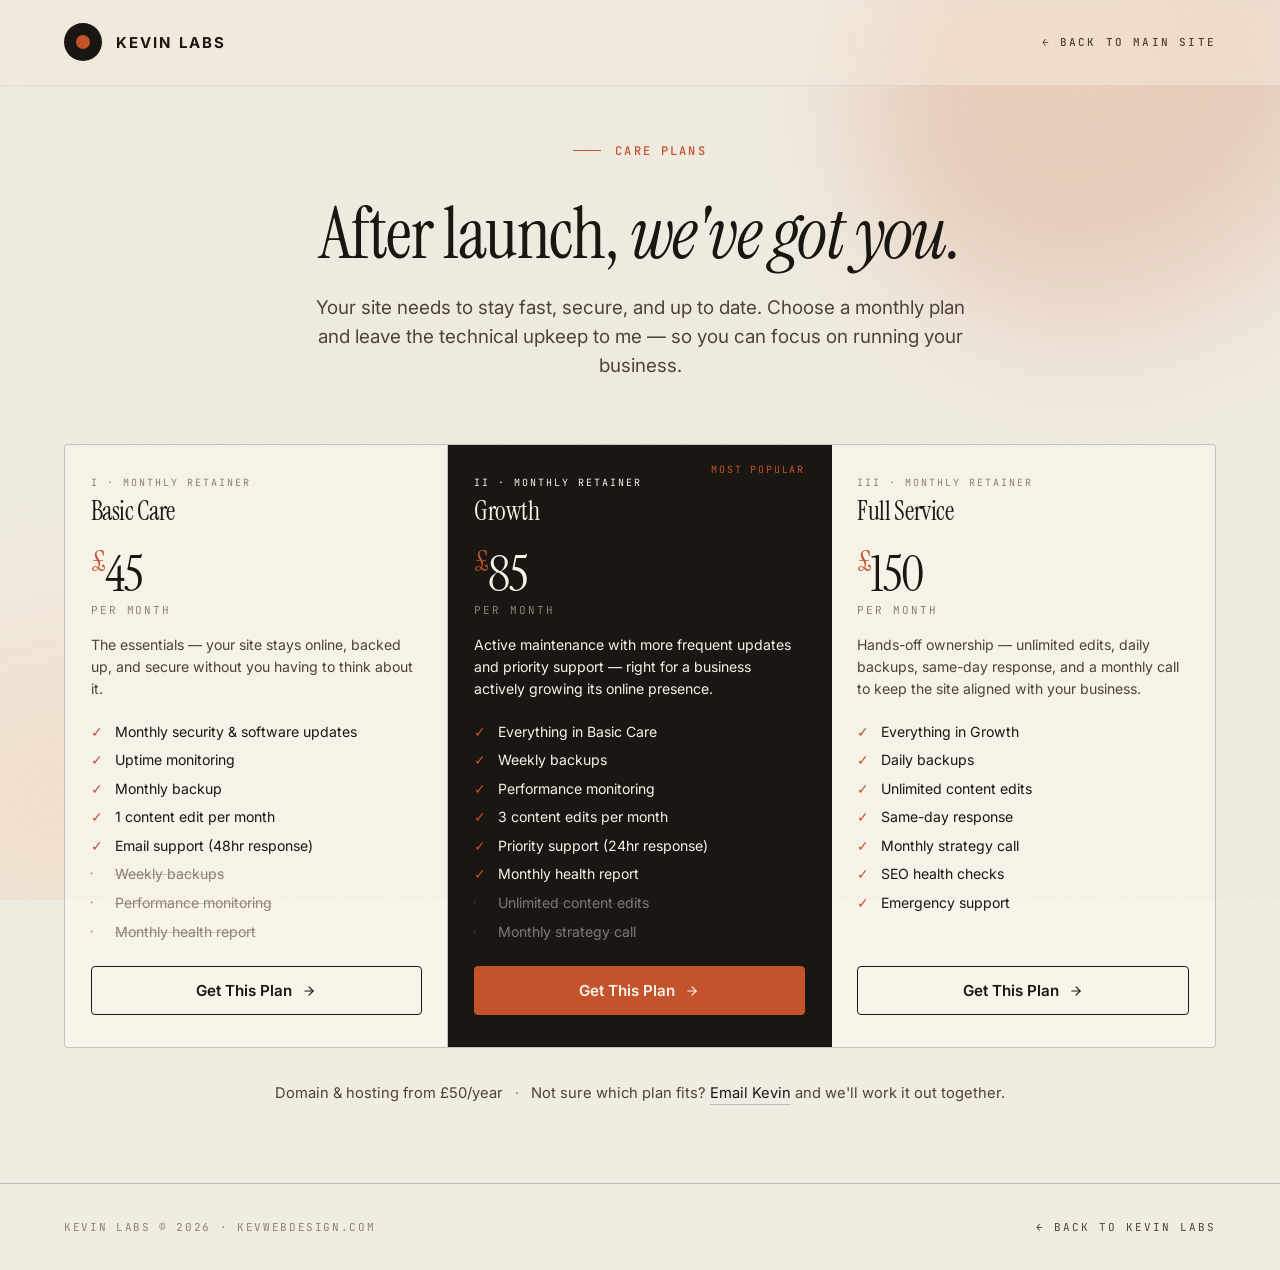
<file: care-plans.html>
<!DOCTYPE html>
<html lang="en">
<head>
<script>document.documentElement.classList.add('js-ready');</script>
<meta charset="UTF-8">
<meta name="viewport" content="width=device-width, initial-scale=1.0">
<title>Care Plans — Kevin Labs</title>
<link rel="icon" type="image/svg+xml" href="images/favicon.svg?v=2">
<link rel="preconnect" href="https://fonts.googleapis.com">
<link rel="preconnect" href="https://fonts.gstatic.com" crossorigin>
<link href="https://fonts.googleapis.com/css2?family=Instrument+Serif:ital@0;1&family=Inter:wght@400;500;600;700&family=JetBrains+Mono:wght@400;500&display=swap" rel="stylesheet">

<style>
:root {
  --bg:      #f1ece1;
  --paper:   #f8f4ea;
  --surface: #ebe4d4;
  --ink:     #1a1612;
  --ink-2:   #4d4339;
  --ink-3:   #8c8174;
  --rule:    rgba(26, 22, 18, 0.12);
  --rule-2:  rgba(26, 22, 18, 0.22);
  --accent:    #c4532b;
  --accent-2:  #a8421f;
  --accent-soft: rgba(196, 83, 43, 0.10);
  --serif: 'Instrument Serif', 'Times New Roman', serif;
  --sans:  'Inter', system-ui, -apple-system, sans-serif;
  --mono:  'JetBrains Mono', ui-monospace, monospace;
  --ease:  cubic-bezier(0.16, 1, 0.3, 1);
  --gutter: clamp(24px, 5vw, 72px);
  --col-w:  clamp(320px, 95vw, 1320px);
}

* { box-sizing: border-box; margin: 0; padding: 0; }
html, body {
  background: var(--bg);
  color: var(--ink);
  font-family: var(--sans);
  font-size: 16px;
  -webkit-font-smoothing: antialiased;
  text-rendering: optimizeLegibility;
}
body { overflow-x: hidden; }
a { color: inherit; text-decoration: none; }
button { font: inherit; cursor: pointer; border: 0; background: none; color: inherit; }
img { display: block; max-width: 100%; }
ul { list-style: none; }
::selection { background: var(--accent); color: var(--paper); }

/* Grain */
.grain {
  position: fixed; inset: 0; z-index: 100;
  pointer-events: none;
  opacity: 0.18;
  background-image: url("data:image/svg+xml;utf8,<svg xmlns='http://www.w3.org/2000/svg' width='280' height='280'><filter id='n'><feTurbulence type='fractalNoise' baseFrequency='0.85' numOctaves='2' stitchTiles='stitch'/><feColorMatrix values='0 0 0 0 0.12  0 0 0 0 0.1  0 0 0 0 0.08  0 0 0 0.12 0'/></filter><rect width='100%' height='100%' filter='url(%23n)'/></svg>");
}

/* Ambient blobs */
.ambient-bg {
  position: fixed; inset: 0; z-index: 0;
  pointer-events: none; overflow: hidden;
}
.ambient-bg .blob {
  position: absolute; border-radius: 50%; filter: blur(60px);
}
.ambient-bg .blob-1 {
  width: 44vmax; height: 44vmax;
  background: radial-gradient(circle at 35% 35%, #e88560 0%, #c4532b 40%, transparent 70%);
  top: -14vmax; right: -12vmax; opacity: 0.22;
}
.ambient-bg .blob-2 {
  width: 40vmax; height: 40vmax;
  background: radial-gradient(circle at 40% 40%, #f6c8a3, transparent 70%);
  bottom: -16vmax; left: -12vmax; opacity: 0.32;
}

/* Header */
.site-header {
  position: fixed; top: 0; left: 0; right: 0; z-index: 50;
  display: flex; align-items: center; justify-content: space-between;
  padding: clamp(18px, 2.6vh, 28px) var(--gutter);
  background: rgba(241, 236, 225, 0.55);
  backdrop-filter: blur(14px) saturate(140%);
  -webkit-backdrop-filter: blur(14px) saturate(140%);
  border-bottom: 1px solid rgba(26, 22, 18, 0.06);
}
.brand {
  display: inline-flex; align-items: center; gap: 14px;
  font-family: var(--sans); font-size: 15px; font-weight: 700;
  letter-spacing: 0.14em; text-transform: uppercase; color: var(--ink);
}
.brand .mark {
  width: 38px; height: 38px; border-radius: 50%;
  background: var(--ink); position: relative; display: inline-block;
}
.brand .mark::after {
  content: ""; position: absolute; inset: 12px;
  background: var(--accent); border-radius: 50%;
}
.back-link {
  display: inline-flex; align-items: center; gap: 8px;
  font-family: var(--mono); font-size: 11px; font-weight: 500;
  letter-spacing: 0.2em; text-transform: uppercase;
  color: var(--ink-2);
  transition: color 0.25s;
}
.back-link:hover { color: var(--accent); }
.back-link .arr { transition: transform 0.3s var(--ease); }
.back-link:hover .arr { transform: translateX(-3px); }

/* Layout */
.wrap {
  position: relative; z-index: 1;
  padding: clamp(120px, 15vh, 160px) var(--gutter) clamp(72px, 9vh, 110px);
}
.container {
  width: 100%; max-width: var(--col-w); margin: 0 auto;
  position: relative; z-index: 2;
}

/* Typography */
.eyebrow {
  display: inline-flex; align-items: center; gap: 14px;
  font-family: var(--mono); font-size: 12px; font-weight: 500;
  letter-spacing: 0.18em; text-transform: uppercase;
  color: var(--accent); margin-bottom: 28px;
}
.eyebrow .rule {
  display: inline-block; width: 28px; height: 1px; background: var(--accent);
}
.display {
  font-family: var(--serif); font-weight: 400;
  line-height: 0.98; letter-spacing: -0.02em; color: var(--ink);
  font-variation-settings: "opsz" 144, "SOFT" 20;
}
.display em { font-style: italic; font-weight: 400; }
h2.display { font-size: clamp(2.2rem, 5.6vw, 4.6rem); }
.lede {
  font-size: clamp(1rem, 1.05vw + 0.7rem, 1.18rem);
  line-height: 1.55; color: var(--ink-2); max-width: 56ch; font-weight: 400;
}

/* Buttons */
.btn {
  display: inline-flex; align-items: center; gap: 10px;
  font-family: var(--sans); font-weight: 600; font-size: 0.95rem;
  padding: 14px 22px; border-radius: 4px; border: 1px solid var(--ink);
  transition: transform 0.4s var(--ease), background 0.3s, color 0.3s, border-color 0.3s, box-shadow 0.3s;
  position: relative;
}
.btn-primary { background: var(--ink); color: var(--paper); }
.btn-primary:hover {
  background: var(--accent); border-color: var(--accent);
  transform: translateY(-2px);
  box-shadow: 0 14px 28px rgba(196, 83, 43, 0.25);
}
.btn-ghost { background: transparent; color: var(--ink); }
.btn-ghost:hover {
  background: var(--ink); color: var(--paper);
  transform: translateY(-2px);
}
.btn .arrow { transition: transform 0.35s var(--ease); display: inline-flex; }
.btn:hover .arrow { transform: translate(4px, -1px); }

/* Hero area */
.page-head {
  text-align: center;
  max-width: 720px;
  margin: 0 auto clamp(48px, 7vh, 72px);
}
.page-head h2 { margin: 12px 0 24px; }
.page-head .lede { margin: 0 auto; }

/* Pricing grid */
.price-grid {
  display: grid;
  grid-template-columns: repeat(3, 1fr);
  gap: 0;
  border: 1px solid var(--rule-2);
  background: var(--paper);
  border-radius: 4px;
  overflow: hidden;
}
.tier {
  padding: clamp(28px, 3.5vh, 44px) clamp(22px, 2vw, 30px) clamp(28px, 3.5vh, 36px);
  display: flex; flex-direction: column;
  border-right: 1px solid var(--rule-2);
  position: relative;
  transition: background 0.4s, opacity 0.45s var(--ease), transform 0.45s var(--ease), box-shadow 0.4s, outline-color 0.3s;
}
.tier:last-child { border-right: 0; }
.tier:hover { background: rgba(255,255,255,0.5); }
.tier.featured { background: var(--ink); color: var(--paper); }
.tier.featured .kind,
.tier.featured h3,
.tier.featured .price,
.tier.featured .tier-body,
.tier.featured .feat li,
.tier.featured .feat li.muted { color: var(--paper); }
.tier.featured .feat li.muted { opacity: 0.45; }
.tier.featured .check { color: #d4936f; }
.tier.featured:hover { background: #221c17; }
.tier .pop {
  position: absolute; top: clamp(14px, 2vh, 22px); right: clamp(20px, 2vw, 28px);
  font-family: var(--mono); font-size: 10px; letter-spacing: 0.18em;
  text-transform: uppercase; color: var(--accent);
}
.tier .kind {
  font-family: var(--mono); font-size: 10px; letter-spacing: 0.2em;
  text-transform: uppercase; color: var(--ink-3);
}
.tier h3 {
  font-family: var(--serif); font-weight: 400;
  font-variation-settings: "opsz" 144;
  font-size: clamp(1.4rem, 2vw, 1.85rem);
  margin: 10px 0 22px; letter-spacing: -0.015em; line-height: 1.05;
}
.tier .price {
  font-family: var(--serif); font-weight: 400;
  font-variation-settings: "opsz" 144, "SOFT" 20;
  color: var(--ink); line-height: 1; margin-bottom: 18px;
}
.tier .price .per {
  font-family: var(--mono); font-size: 11px; letter-spacing: 0.18em;
  text-transform: uppercase; color: var(--ink-3);
  display: block; margin-top: 6px;
}
.tier .price .num { font-size: clamp(2.4rem, 4vw, 3.4rem); letter-spacing: -0.02em; }
.tier .price .cur { font-size: 0.55em; vertical-align: top; color: var(--accent); }
.tier .tier-body {
  font-size: 0.88rem; line-height: 1.55;
  color: var(--ink-2); margin-bottom: 22px; min-height: 3em;
}
.tier .feat { display: flex; flex-direction: column; gap: 8px; margin-bottom: 24px; flex: 1; }
.tier .feat li {
  display: flex; align-items: flex-start; gap: 10px;
  font-size: 0.88rem; line-height: 1.4; color: var(--ink);
}
.tier .feat li.muted {
  color: var(--ink-3);
  text-decoration: line-through;
  text-decoration-color: rgba(140, 129, 116, 0.4);
}
.tier .feat .check {
  color: var(--accent); font-family: var(--serif); font-weight: 400;
  flex-shrink: 0; display: inline-block; width: 14px; font-size: 14px; margin-top: 1px;
}
.tier .btn { width: 100%; justify-content: center; }

/* Plan selection states */
.price-grid.has-selection .tier:not(.is-selected) {
  opacity: 0.3;
  transform: scale(0.98);
  pointer-events: none;
}
.price-grid.has-selection .tier.is-selected {
  outline: 2px solid var(--accent);
  outline-offset: -2px;
  box-shadow: 0 12px 40px rgba(196, 83, 43, 0.18);
  z-index: 1;
}
.price-grid.has-selection .tier.featured.is-selected {
  background: #221c17;
}

/* Enquiry panel */
.enquiry-wrap {
  overflow: hidden;
  max-height: 0;
  transition: max-height 0.6s var(--ease);
}
.enquiry-wrap.open {
  max-height: 680px;
}
.enquiry-panel {
  margin-top: clamp(28px, 4vh, 44px);
  background: var(--paper);
  border: 1px solid var(--rule-2);
  border-radius: 4px;
  padding: clamp(28px, 4vh, 48px) clamp(24px, 3vw, 44px);
}
.enquiry-header {
  display: flex; align-items: center; justify-content: space-between;
  flex-wrap: wrap; gap: 12px;
  margin-bottom: clamp(24px, 3vh, 36px);
  padding-bottom: clamp(20px, 2.5vh, 28px);
  border-bottom: 1px solid var(--rule);
}
.enquiry-label {
  font-family: var(--mono); font-size: 11px; letter-spacing: 0.18em;
  text-transform: uppercase; color: var(--ink-3); margin-bottom: 6px;
}
.enquiry-plan {
  display: flex; align-items: baseline; gap: 12px;
}
.enquiry-plan .plan-name {
  font-family: var(--serif); font-size: clamp(1.4rem, 2.2vw, 1.9rem);
  letter-spacing: -0.01em; line-height: 1;
}
.enquiry-plan .plan-price {
  font-family: var(--mono); font-size: 12px; letter-spacing: 0.14em;
  text-transform: uppercase; color: var(--accent);
}
.change-plan {
  font-family: var(--mono); font-size: 11px; letter-spacing: 0.16em;
  text-transform: uppercase; color: var(--ink-3);
  border-bottom: 1px solid var(--rule-2); padding-bottom: 2px;
  cursor: pointer; background: none; border-top: 0; border-left: 0; border-right: 0;
  transition: color 0.2s, border-color 0.2s;
  white-space: nowrap;
}
.change-plan:hover { color: var(--accent); border-color: var(--accent); }

/* Enquiry form */
.enquiry-form { display: grid; gap: 16px; }
.field-row { display: grid; grid-template-columns: 1fr 1fr; gap: 16px; }
.field { display: flex; flex-direction: column; gap: 8px; }
.field label {
  font-family: var(--mono); font-size: 10px; letter-spacing: 0.18em;
  text-transform: uppercase; color: var(--ink-3);
}
.field input,
.field textarea {
  font: inherit; font-size: 0.95rem;
  background: var(--bg); color: var(--ink);
  border: 1px solid var(--rule-2); border-radius: 4px;
  padding: 12px 16px;
  transition: border-color 0.2s, box-shadow 0.2s;
  outline: none; resize: none;
  width: 100%;
}
.field input:focus,
.field textarea:focus {
  border-color: var(--accent);
  box-shadow: 0 0 0 3px rgba(196, 83, 43, 0.1);
}
.field textarea { min-height: 110px; }

.form-foot {
  display: flex; align-items: center; justify-content: space-between;
  flex-wrap: wrap; gap: 12px;
  margin-top: 4px;
}
.form-msg {
  font-size: 0.88rem; line-height: 1.4;
  font-family: var(--mono); font-size: 11px; letter-spacing: 0.08em;
}
.form-msg.success { color: #3a7a45; }
.form-msg.error   { color: var(--accent); }

/* Footnote */
.price-footnote {
  text-align: center;
  margin-top: clamp(28px, 4vh, 44px);
  font-size: 0.92rem;
  color: var(--ink-2);
}
.price-footnote .sep { margin: 0 12px; color: var(--ink-3); }
.price-footnote a {
  color: var(--ink); border-bottom: 1px solid var(--rule-2);
  padding-bottom: 2px; transition: color 0.2s, border-color 0.2s;
}
.price-footnote a:hover { color: var(--accent); border-color: var(--accent); }

/* Footer */
.site-footer {
  padding: clamp(28px, 4vh, 44px) var(--gutter);
  border-top: 1px solid var(--rule-2);
  display: flex; align-items: center; justify-content: space-between;
  position: relative; z-index: 2;
  flex-wrap: wrap; gap: 12px;
}
.foot-note {
  font-family: var(--mono); font-size: 11px;
  letter-spacing: 0.15em; color: var(--ink-3);
  text-transform: uppercase;
}
.foot-back {
  font-family: var(--mono); font-size: 11px; letter-spacing: 0.18em;
  text-transform: uppercase; color: var(--ink-2);
  transition: color 0.2s;
}
.foot-back:hover { color: var(--accent); }

/* Animations */
.anim {
  opacity: 1; transform: none;
  transition: opacity 0.45s var(--ease), transform 0.45s var(--ease);
}
html.js-ready .anim {
  opacity: 0; transform: translate3d(0, 16px, 0);
  transition-delay: calc(var(--i, 0) * 40ms);
}
html.js-ready .anim.is-visible {
  opacity: 1; transform: translate3d(0, 0, 0);
}

/* Mobile */
@media (max-width: 900px) {
  .price-grid { grid-template-columns: 1fr; }
  .tier { border-right: 0; border-bottom: 1px solid var(--rule-2); }
  .tier:last-child { border-bottom: 0; }
  .price-grid.has-selection .tier:not(.is-selected) { display: none; }
  .price-grid.has-selection .tier.is-selected { border-bottom: 0; }
  .enquiry-wrap.open { max-height: 860px; }
}
@media (max-width: 680px) {
  .field-row { grid-template-columns: 1fr; }
  .enquiry-wrap.open { max-height: 1000px; }
}
@media (max-width: 600px) {
  .page-head { text-align: left; }
  .page-head .lede { margin: 0; }
  .price-footnote { text-align: left; }
  .price-footnote .sep { display: block; height: 4px; visibility: hidden; }
  .site-footer { flex-direction: column; align-items: flex-start; }
  .form-foot { flex-direction: column; align-items: flex-start; }
  .form-foot .btn { width: 100%; justify-content: center; }
}
</style>
</head>
<body>

<div class="grain" aria-hidden="true"></div>
<div class="ambient-bg" aria-hidden="true">
  <div class="blob blob-1"></div>
  <div class="blob blob-2"></div>
</div>

<header class="site-header">
  <a class="brand" href="https://kevwebdesign.com">
    <span class="mark"></span>
    Kevin Labs
  </a>
  <a class="back-link" href="https://kevwebdesign.com">
    <span class="arr">←</span> Back to main site
  </a>
</header>

<main class="wrap">
  <div class="container">

    <div class="page-head">
      <div class="eyebrow anim" style="--i:0"><span class="rule"></span> Care Plans</div>
      <h2 class="display anim" style="--i:1">After launch, <em>we've got you.</em></h2>
      <p class="lede anim" style="--i:2">Your site needs to stay fast, secure, and up to date. Choose a monthly plan and leave the technical upkeep to me — so you can focus on running your business.</p>
    </div>

    <div class="price-grid anim" id="priceGrid" style="--i:3">

      <div class="tier">
        <span class="kind">I · Monthly retainer</span>
        <h3>Basic Care</h3>
        <div class="price">
          <span class="num"><span class="cur">£</span>45</span>
          <span class="per">Per month</span>
        </div>
        <p class="tier-body">The essentials — your site stays online, backed up, and secure without you having to think about it.</p>
        <ul class="feat">
          <li><span class="check">✓</span> Monthly security &amp; software updates</li>
          <li><span class="check">✓</span> Uptime monitoring</li>
          <li><span class="check">✓</span> Monthly backup</li>
          <li><span class="check">✓</span> 1 content edit per month</li>
          <li><span class="check">✓</span> Email support (48hr response)</li>
          <li class="muted"><span class="check">·</span> Weekly backups</li>
          <li class="muted"><span class="check">·</span> Performance monitoring</li>
          <li class="muted"><span class="check">·</span> Monthly health report</li>
        </ul>
        <button class="btn btn-ghost tier-btn" data-plan="Basic Care" data-price="£45/month">
          Get This Plan
          <span class="arrow"><svg width="14" height="14" viewBox="0 0 24 24" fill="none" stroke="currentColor" stroke-width="2" stroke-linecap="round" stroke-linejoin="round"><line x1="5" y1="12" x2="19" y2="12"/><polyline points="12 5 19 12 12 19"/></svg></span>
        </button>
      </div>

      <div class="tier featured">
        <span class="pop">Most Popular</span>
        <span class="kind">II · Monthly retainer</span>
        <h3>Growth</h3>
        <div class="price">
          <span class="num"><span class="cur">£</span>85</span>
          <span class="per">Per month</span>
        </div>
        <p class="tier-body">Active maintenance with more frequent updates and priority support — right for a business actively growing its online presence.</p>
        <ul class="feat">
          <li><span class="check">✓</span> Everything in Basic Care</li>
          <li><span class="check">✓</span> Weekly backups</li>
          <li><span class="check">✓</span> Performance monitoring</li>
          <li><span class="check">✓</span> 3 content edits per month</li>
          <li><span class="check">✓</span> Priority support (24hr response)</li>
          <li><span class="check">✓</span> Monthly health report</li>
          <li class="muted"><span class="check">·</span> Unlimited content edits</li>
          <li class="muted"><span class="check">·</span> Monthly strategy call</li>
        </ul>
        <button class="btn tier-btn" data-plan="Growth" data-price="£85/month" style="background: var(--accent); border-color: var(--accent); color: var(--paper); width: 100%; justify-content: center;">
          Get This Plan
          <span class="arrow"><svg width="14" height="14" viewBox="0 0 24 24" fill="none" stroke="currentColor" stroke-width="2" stroke-linecap="round" stroke-linejoin="round"><line x1="5" y1="12" x2="19" y2="12"/><polyline points="12 5 19 12 12 19"/></svg></span>
        </button>
      </div>

      <div class="tier">
        <span class="kind">III · Monthly retainer</span>
        <h3>Full Service</h3>
        <div class="price">
          <span class="num"><span class="cur">£</span>150</span>
          <span class="per">Per month</span>
        </div>
        <p class="tier-body">Hands-off ownership — unlimited edits, daily backups, same-day response, and a monthly call to keep the site aligned with your business.</p>
        <ul class="feat">
          <li><span class="check">✓</span> Everything in Growth</li>
          <li><span class="check">✓</span> Daily backups</li>
          <li><span class="check">✓</span> Unlimited content edits</li>
          <li><span class="check">✓</span> Same-day response</li>
          <li><span class="check">✓</span> Monthly strategy call</li>
          <li><span class="check">✓</span> SEO health checks</li>
          <li><span class="check">✓</span> Emergency support</li>
        </ul>
        <button class="btn btn-ghost tier-btn" data-plan="Full Service" data-price="£150/month">
          Get This Plan
          <span class="arrow"><svg width="14" height="14" viewBox="0 0 24 24" fill="none" stroke="currentColor" stroke-width="2" stroke-linecap="round" stroke-linejoin="round"><line x1="5" y1="12" x2="19" y2="12"/><polyline points="12 5 19 12 12 19"/></svg></span>
        </button>
      </div>

    </div>

    <!-- Enquiry panel — revealed on plan selection -->
    <div class="enquiry-wrap" id="enquiryWrap" aria-live="polite">
      <div class="enquiry-panel">
        <div class="enquiry-header">
          <div>
            <p class="enquiry-label">Enquiring about</p>
            <div class="enquiry-plan">
              <span class="plan-name" id="planName"></span>
              <span class="plan-price" id="planPrice"></span>
            </div>
          </div>
          <button class="change-plan" id="changeBtn" type="button">← Change plan</button>
        </div>

        <form class="enquiry-form" id="enquiryForm" action="https://formspree.io/f/mkoyvzpe" method="POST" novalidate>
          <input type="hidden" name="plan" id="planField">
          <input type="hidden" name="_subject" id="subjectField">

          <div class="field-row">
            <div class="field">
              <label for="fname">Your name</label>
              <input type="text" id="fname" name="name" placeholder="Jane Smith" required autocomplete="name">
            </div>
            <div class="field">
              <label for="femail">Email address</label>
              <input type="email" id="femail" name="email" placeholder="jane@example.com" required autocomplete="email">
            </div>
          </div>

          <div class="field">
            <label for="fmessage">Anything you'd like me to know? <span style="color:var(--ink-3)">(optional)</span></label>
            <textarea id="fmessage" name="message" placeholder="E.g. my site launches in two weeks, or I'm not sure which plan fits…"></textarea>
          </div>

          <div class="form-foot">
            <span class="form-msg" id="formMsg" role="status"></span>
            <button type="submit" class="btn btn-primary" id="submitBtn">
              Send Enquiry
              <span class="arrow"><svg width="14" height="14" viewBox="0 0 24 24" fill="none" stroke="currentColor" stroke-width="2" stroke-linecap="round" stroke-linejoin="round"><line x1="5" y1="12" x2="19" y2="12"/><polyline points="12 5 19 12 12 19"/></svg></span>
            </button>
          </div>
        </form>
      </div>
    </div>

    <p class="price-footnote anim" style="--i:4">
      Domain &amp; hosting from £50/year<span class="sep">·</span>Not sure which plan fits? <a href="mailto:kevin@kevwebdesign.com">Email Kevin</a> and we'll work it out together.
    </p>

  </div>
</main>

<footer class="site-footer">
  <span class="foot-note">Kevin Labs © 2026 · kevwebdesign.com</span>
  <a class="foot-back" href="https://kevwebdesign.com">← Back to Kevin Labs</a>
</footer>

<script>
(function () {
  // Scroll-reveal
  const anims = document.querySelectorAll('.anim');
  const reveal = el => el.classList.add('is-visible');
  if ('IntersectionObserver' in window) {
    const obs = new IntersectionObserver(entries => {
      entries.forEach(e => { if (e.isIntersecting) { reveal(e.target); obs.unobserve(e.target); } });
    }, { threshold: 0.05, rootMargin: '0px 0px -8% 0px' });
    anims.forEach(el => obs.observe(el));
  } else {
    anims.forEach(reveal);
  }

  // Plan selection
  const grid       = document.getElementById('priceGrid');
  const wrap       = document.getElementById('enquiryWrap');
  const planName   = document.getElementById('planName');
  const planPrice  = document.getElementById('planPrice');
  const planField  = document.getElementById('planField');
  const subjField  = document.getElementById('subjectField');
  const changeBtn  = document.getElementById('changeBtn');
  const form       = document.getElementById('enquiryForm');
  const formMsg    = document.getElementById('formMsg');
  const submitBtn  = document.getElementById('submitBtn');

  function selectPlan(btn) {
    const tier = btn.closest('.tier');

    document.querySelectorAll('.tier').forEach(t => t.classList.remove('is-selected'));
    tier.classList.add('is-selected');
    grid.classList.add('has-selection');

    planName.textContent  = btn.dataset.plan;
    planPrice.textContent = btn.dataset.price;
    planField.value       = btn.dataset.plan;
    subjField.value       = 'Care Plan Enquiry — ' + btn.dataset.plan;

    formMsg.textContent  = '';
    formMsg.className    = 'form-msg';

    wrap.classList.add('open');

    // Scroll form into view after transition starts
    setTimeout(() => {
      wrap.scrollIntoView({ behavior: 'smooth', block: 'nearest' });
    }, 80);
  }

  function clearSelection() {
    document.querySelectorAll('.tier').forEach(t => t.classList.remove('is-selected'));
    grid.classList.remove('has-selection');
    wrap.classList.remove('open');
    formMsg.textContent = '';
    formMsg.className   = 'form-msg';
    form.reset();
  }

  document.querySelectorAll('.tier-btn').forEach(btn => {
    btn.addEventListener('click', () => selectPlan(btn));
  });

  changeBtn.addEventListener('click', clearSelection);

  form.addEventListener('submit', async function (e) {
    e.preventDefault();

    // Basic validation
    const name  = form.querySelector('[name=name]').value.trim();
    const email = form.querySelector('[name=email]').value.trim();
    const validEmail = /^[^\s@]+@[^\s@]+\.[^\s@]+$/.test(email);
    if (!name || !email) {
      formMsg.textContent = 'Please fill in your name and email.';
      formMsg.className   = 'form-msg error';
      return;
    }
    if (!validEmail) {
      formMsg.textContent = 'Please enter a valid email address.';
      formMsg.className   = 'form-msg error';
      return;
    }

    submitBtn.disabled    = true;
    submitBtn.textContent = 'Sending…';

    try {
      const res = await fetch(form.action, {
        method:  'POST',
        body:    new FormData(form),
        headers: { Accept: 'application/json' }
      });

      if (res.ok) {
        formMsg.textContent = "Sent — I’ll be in touch within 24 hours.";
        formMsg.className   = 'form-msg success';
        form.reset();
        planField.value = planName.textContent; // keep hidden field after reset
      } else {
        throw new Error();
      }
    } catch {
      formMsg.textContent = 'Something went wrong — email kevin@kevwebdesign.com directly.';
      formMsg.className   = 'form-msg error';
    } finally {
      submitBtn.disabled    = false;
      submitBtn.innerHTML   = 'Send Enquiry <span class="arrow"><svg width="14" height="14" viewBox="0 0 24 24" fill="none" stroke="currentColor" stroke-width="2" stroke-linecap="round" stroke-linejoin="round"><line x1="5" y1="12" x2="19" y2="12"/><polyline points="12 5 19 12 12 19"/></svg></span>';
    }
  });
})();
</script>
</body>
</html>
</file>
